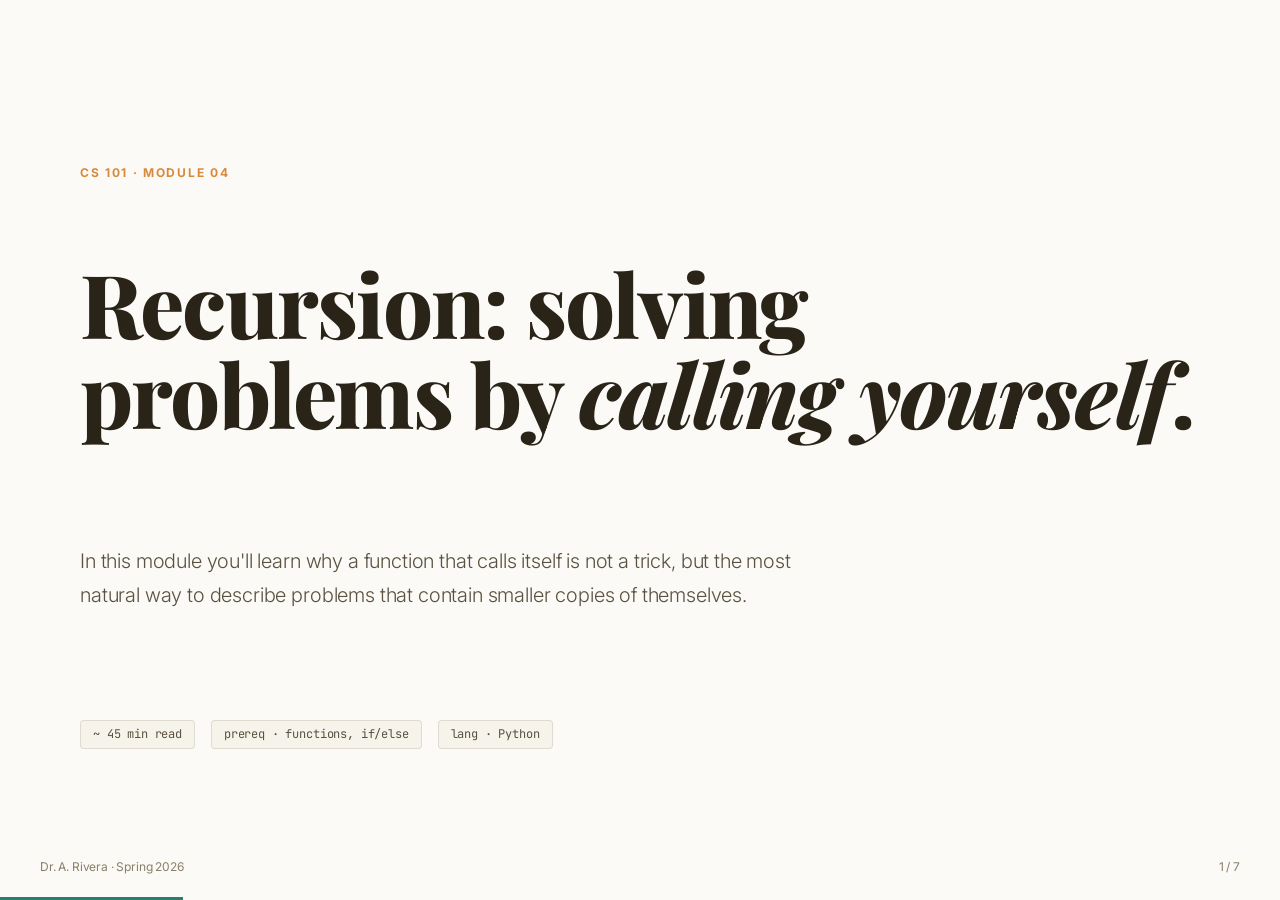
<file: .agents/skills/html-ppt/templates/full-decks/course-module/index.html>
<!DOCTYPE html>
<html lang="en">
<head>
<meta charset="utf-8"><meta name="viewport" content="width=device-width,initial-scale=1">
<title>Module 04 · Recursion · CS101</title>
<link rel="stylesheet" href="../../../assets/fonts.css">
<link rel="stylesheet" href="../../../assets/base.css">
<link rel="stylesheet" href="../../../assets/animations/animations.css">
<link rel="stylesheet" href="style.css">
</head>
<body class="tpl-course-module">
<div class="deck">

  <!-- 1. Cover -->
  <section class="slide full" data-title="Cover">
    <p class="kicker">CS 101 · MODULE 04</p>
    <h1 class="h1 mt-s">Recursion: solving<br>problems by <em>calling yourself</em>.</h1>
    <p class="lede mt-l" style="max-width:62ch">In this module you'll learn why a function that calls itself is not a trick, but the most natural way to describe problems that contain smaller copies of themselves.</p>
    <div class="row mt-l" style="gap:16px">
      <span class="pill-academic">~ 45 min read</span>
      <span class="pill-academic">prereq · functions, if/else</span>
      <span class="pill-academic">lang · Python</span>
    </div>
    <div class="deck-footer"><span>Dr. A. Rivera · Spring 2026</span><span class="slide-number" data-current="1" data-total="7"></span></div>
  </section>

  <!-- 2. Objectives -->
  <section class="slide" data-title="Objectives">
    <aside class="sidebar">
      <div class="brand">CS 101 · M04</div>
      <h5>Learning objectives</h5>
      <ul class="obj-list">
        <li class="current">Define recursion</li>
        <li>Identify a base case</li>
        <li>Trace a recursive call</li>
        <li>Convert loop ↔ recursion</li>
        <li>Recognize when recursion helps</li>
      </ul>
      <h5>Module progress</h5>
      <p class="dim" style="font-size:13px">Page 2 of 7 · ~5 min in</p>
    </aside>
    <div class="main">
      <p class="kicker">OBJECTIVES</p>
      <h2 class="h2 mt-s">By the end, you will be able to…</h2>
      <div class="stack mt-l">
        <div class="concept-box"><h4>① Explain recursion in one sentence.</h4><p class="dim">"A function that solves a problem by calling itself on a smaller version of that problem."</p></div>
        <div class="concept-box"><h4>② Write a base case that always terminates.</h4><p class="dim">Every recursive function must have an exit door, or it runs forever.</p></div>
        <div class="concept-box"><h4>③ Trace a call stack on paper.</h4><p class="dim">Given <code>fact(4)</code>, draw the stack frames top-to-bottom.</p></div>
        <div class="concept-box"><h4>④ Convert a while-loop to a recursive equivalent.</h4><p class="dim">And explain when one is clearer than the other.</p></div>
      </div>
    </div>
  </section>

  <!-- 3. Concept -->
  <section class="slide" data-title="Concept">
    <aside class="sidebar">
      <div class="brand">CS 101 · M04</div>
      <h5>Learning objectives</h5>
      <ul class="obj-list">
        <li class="done">Define recursion</li>
        <li class="current">Identify a base case</li>
        <li>Trace a recursive call</li>
        <li>Convert loop ↔ recursion</li>
        <li>Recognize when recursion helps</li>
      </ul>
      <h5>Key terms</h5>
      <p class="dim" style="font-size:13px">base case · recursive case · call stack · tail call</p>
    </aside>
    <div class="main">
      <p class="kicker">CORE CONCEPT</p>
      <h2 class="h2 mt-s">Two parts, always.</h2>
      <p class="lede mt-m">A recursive function has exactly two things inside it: a <b>base case</b> (when to stop) and a <b>recursive case</b> (how to shrink the problem before calling yourself).</p>
      <div class="callout">
        <b>Rule of thumb.</b> If you can't name the base case out loud, don't write the recursion yet. Draw it on paper first.
      </div>
      <div class="grid g2 mt-l">
        <div class="concept-box"><h4>Base case</h4><p class="dim">The smallest possible input — one the function answers directly, without calling itself.</p><p class="pill-academic">e.g. <b>n == 0</b></p></div>
        <div class="concept-box"><h4>Recursive case</h4><p class="dim">Every other input — delegate to a smaller version of the same problem.</p><p class="pill-academic">e.g. <b>n × fact(n-1)</b></p></div>
      </div>
    </div>
  </section>

  <!-- 4. Example -->
  <section class="slide" data-title="Example">
    <aside class="sidebar">
      <div class="brand">CS 101 · M04</div>
      <h5>Learning objectives</h5>
      <ul class="obj-list">
        <li class="done">Define recursion</li>
        <li class="done">Identify a base case</li>
        <li class="current">Trace a recursive call</li>
        <li>Convert loop ↔ recursion</li>
        <li>Recognize when recursion helps</li>
      </ul>
      <h5>Try it yourself</h5>
      <p class="dim" style="font-size:13px">Open repl.it and run the code on the right. Then try <code>fact(10)</code>.</p>
    </aside>
    <div class="main">
      <p class="kicker">WORKED EXAMPLE</p>
      <h2 class="h2 mt-s">Factorial, 7 lines.</h2>
      <div class="code mt-m"><pre style="margin:0"><span class="cmt"># fact(n) = n × (n-1) × … × 1,  and fact(0) = 1</span>
<span class="kw">def</span> fact(n):
    <span class="kw">if</span> n == <span class="str">0</span>:          <span class="cmt"># base case</span>
        <span class="kw">return</span> <span class="str">1</span>
    <span class="kw">return</span> n * fact(n - <span class="str">1</span>)   <span class="cmt"># recursive case</span>

<span class="kw">print</span>(fact(<span class="str">4</span>))   <span class="cmt"># → 24</span></pre></div>
      <div class="callout">
        <b>Trace fact(4).</b> 4 × fact(3) → 4 × (3 × fact(2)) → 4 × 3 × (2 × fact(1)) → 4 × 3 × 2 × 1 × fact(0) → 4 × 3 × 2 × 1 × 1 = <b>24</b>.
      </div>
    </div>
  </section>

  <!-- 5. Exercise -->
  <section class="slide" data-title="Exercise">
    <aside class="sidebar">
      <div class="brand">CS 101 · M04</div>
      <h5>Learning objectives</h5>
      <ul class="obj-list">
        <li class="done">Define recursion</li>
        <li class="done">Identify a base case</li>
        <li class="done">Trace a recursive call</li>
        <li class="current">Convert loop ↔ recursion</li>
        <li>Recognize when recursion helps</li>
      </ul>
      <h5>Time</h5>
      <p class="dim" style="font-size:13px">~10 minutes · solo</p>
    </aside>
    <div class="main">
      <p class="kicker">EXERCISE 4.1</p>
      <h2 class="h2 mt-s">Write <em>sum_to(n)</em>.</h2>
      <p class="lede mt-m">Return <code>1 + 2 + … + n</code> using recursion — no loops allowed.</p>
      <div class="exercise mt-l">
        <p style="margin:0;font-size:18px;color:var(--text-1)"><b>Your task</b></p>
        <ol style="color:var(--text-2);line-height:1.8;margin:10px 0 0">
          <li>Write the base case. What does <code>sum_to(0)</code> return?</li>
          <li>Write the recursive case in terms of <code>sum_to(n - 1)</code>.</li>
          <li>Test it: <code>sum_to(5) == 15</code>, <code>sum_to(10) == 55</code>.</li>
          <li>Bonus: what happens if you call <code>sum_to(-3)</code>? Fix it.</li>
        </ol>
      </div>
      <p class="dim mt-m" style="font-size:14px">Stuck? Remember: a base case is the smallest input you already know the answer to.</p>
    </div>
  </section>

  <!-- 6. Check understanding -->
  <section class="slide" data-title="Check">
    <aside class="sidebar">
      <div class="brand">CS 101 · M04</div>
      <h5>Learning objectives</h5>
      <ul class="obj-list">
        <li class="done">Define recursion</li>
        <li class="done">Identify a base case</li>
        <li class="done">Trace a recursive call</li>
        <li class="done">Convert loop ↔ recursion</li>
        <li class="current">Recognize when recursion helps</li>
      </ul>
      <h5>Self-assess</h5>
      <p class="dim" style="font-size:13px">You should get 3/3.</p>
    </aside>
    <div class="main">
      <p class="kicker">CHECK YOUR UNDERSTANDING</p>
      <h2 class="h2 mt-s">Which function will recurse forever?</h2>
      <div class="mt-l">
        <div class="mcq"><div class="letter">A</div><div><b>def f(n): return 1 if n == 0 else n * f(n - 1)</b><p class="dim" style="font-size:13px;margin:4px 0 0">Base case <code>n == 0</code>, shrinks toward it. Terminates.</p></div></div>
        <div class="mcq correct"><div class="letter">B</div><div><b>def f(n): return n + f(n + 1)</b><p class="dim" style="font-size:13px;margin:4px 0 0"><b style="color:var(--accent)">✓ Correct.</b> No base case, and <code>n</code> grows — infinite recursion.</p></div></div>
        <div class="mcq"><div class="letter">C</div><div><b>def f(n): return n if n &lt; 2 else f(n - 1) + f(n - 2)</b><p class="dim" style="font-size:13px;margin:4px 0 0">Classic Fibonacci. Base case on <code>n &lt; 2</code>. Terminates.</p></div></div>
      </div>
    </div>
  </section>

  <!-- 7. Summary -->
  <section class="slide full" data-title="Summary">
    <p class="kicker">SUMMARY · MODULE 04</p>
    <h1 class="h1 mt-s">You can now…</h1>
    <div class="grid g2 mt-l">
      <div class="concept-box"><h4>✓ Define recursion</h4><p class="dim">A function that calls itself on a smaller input.</p></div>
      <div class="concept-box"><h4>✓ Write a safe base case</h4><p class="dim">Every recursion needs an exit door.</p></div>
      <div class="concept-box"><h4>✓ Trace a call stack</h4><p class="dim">You can unwind <code>fact(4)</code> by hand.</p></div>
      <div class="concept-box"><h4>✓ Judge when to use it</h4><p class="dim">Trees and self-similar problems → recursion. Flat iteration → loop.</p></div>
    </div>
    <div class="callout mt-l">
      <b>Up next · Module 05.</b> Divide &amp; conquer: merge sort. We'll use everything you just learned — but on lists, not numbers.
    </div>
  </section>

</div>
<script src="../../../assets/runtime.js"></script>
</body></html>
</file>
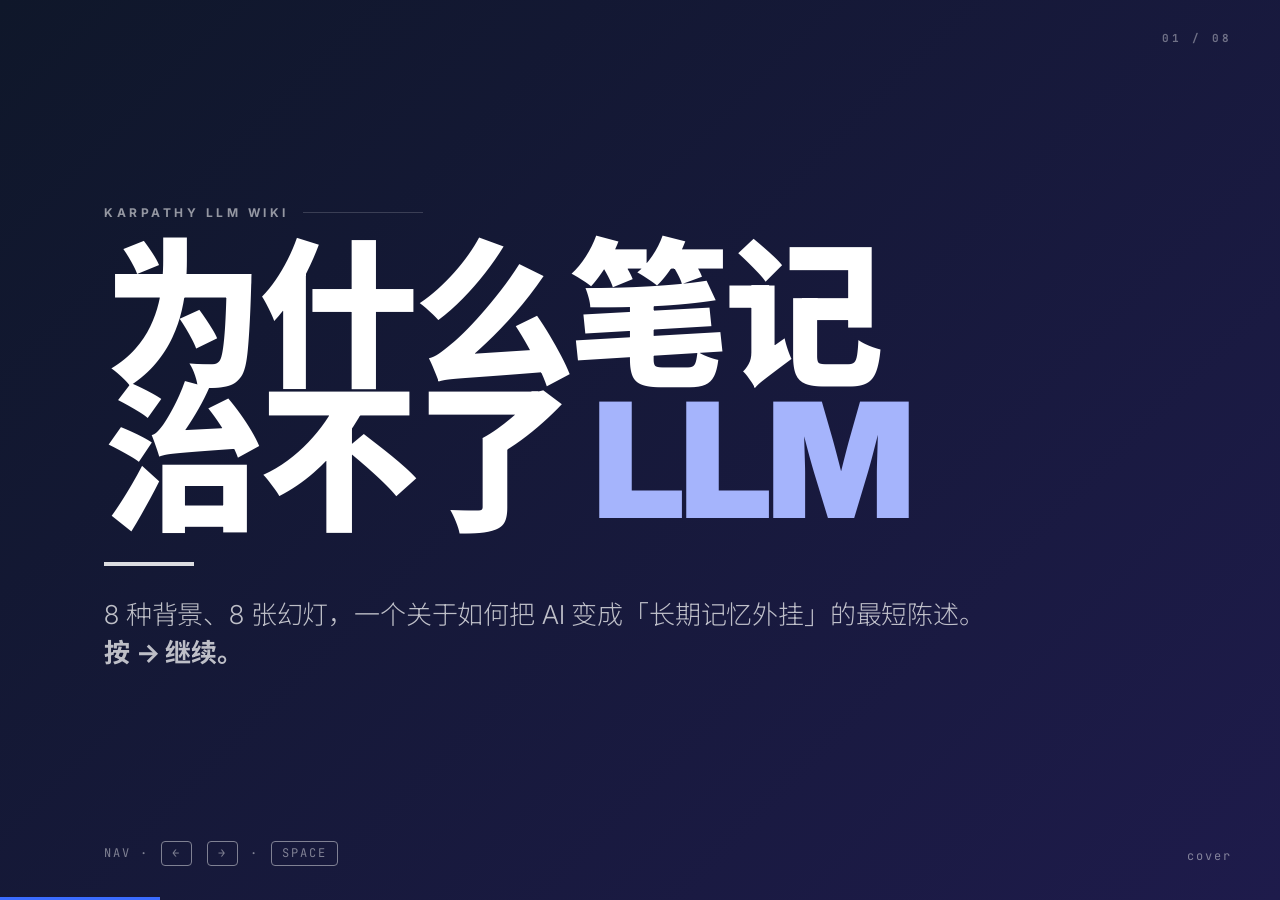
<file: .agents/skills/html-ppt/templates/full-decks/dir-key-nav-minimal/index.html>
<!DOCTYPE html>
<html lang="zh-CN">
<head>
<meta charset="UTF-8">
<meta name="viewport" content="width=device-width, initial-scale=1">
<title>Dir-Key Nav Minimal</title>
<link rel="stylesheet" href="../../../assets/fonts.css">
<link rel="stylesheet" href="../../../assets/base.css">
<link rel="stylesheet" href="style.css">
</head>
<body class="tpl-dir-key-nav-minimal">
<div class="deck">

  <!-- 1. COVER · indigo -->
  <section class="slide t-indigo is-active">
    <div class="dk-snum">01 / 08</div>
    <div style="margin:auto 0">
      <div class="dk-eyebrow">Karpathy LLM Wiki</div>
      <h1 class="dk-h0">为什么笔记<br>治不了 <span class="dk-accent">LLM</span></h1>
      <span class="dk-line"></span>
      <p class="dk-lede">8 种背景、8 张幻灯，一个关于如何把 AI 变成「长期记忆外挂」的最短陈述。<strong>按 → 继续。</strong></p>
    </div>
    <div class="dk-keyhint">nav · <kbd>←</kbd> <kbd>→</kbd> · <kbd>space</kbd></div>
    <div class="dk-page">cover</div>
  </section>

  <!-- 2. SECTION · cream -->
  <section class="slide t-cream">
    <div class="dk-snum">02 / 08</div>
    <div style="margin:auto 0">
      <div class="dk-eyebrow">Chapter 01</div>
      <h1 class="dk-h0">The <span class="dk-accent">Problem</span>.</h1>
      <span class="dk-line"></span>
      <p class="dk-lede">Token 上限是一个物理事实。你每次和 LLM 说话，它都是一个失忆症患者。</p>
    </div>
    <div class="dk-keyhint">chapter · 01 / 04</div>
    <div class="dk-page">section</div>
  </section>

  <!-- 3. CONTENT · crimson -->
  <section class="slide t-crimson">
    <div class="dk-snum">03 / 08</div>
    <div style="margin:auto 0">
      <div class="dk-eyebrow">Symptoms</div>
      <h2 class="dk-h1">四种你已经<br>受够的<br><span class="dk-accent">遗忘</span>。</h2>
      <ul class="dk-list">
        <li>昨天聊过的项目，今天重新解释一遍</li>
        <li>上下文窗口一到，它开始「编造记忆」</li>
        <li>不同 session 之间毫无关联，就像第一次见</li>
        <li>你的真正偏好从未被记住，每次都要 re-prompt</li>
      </ul>
    </div>
    <div class="dk-keyhint">content · list</div>
    <div class="dk-page">03</div>
  </section>

  <!-- 4. CONTENT · emerald -->
  <section class="slide t-emerald">
    <div class="dk-snum">04 / 08</div>
    <div style="margin:auto 0">
      <div class="dk-eyebrow">The Fix</div>
      <h2 class="dk-h1">答案不是<br><span class="dk-accent">更大</span> 的窗口。</h2>
      <p class="dk-lede" style="margin-top:10px">而是：把你的知识、偏好、历史都<strong>写进文件系统</strong>。<br>让 LLM 每次对话前，先去读那个系统。</p>
      <div class="dk-grid-2">
        <div class="dk-col"><h3>× 窗口 stuffing</h3><p>把所有东西塞 prompt，贵、慢、最终溢出。</p></div>
        <div class="dk-col"><h3>✓ 文件 + 检索</h3><p>按需加载，永远不溢出，结构化可 diff。</p></div>
      </div>
    </div>
    <div class="dk-keyhint">content · compare</div>
    <div class="dk-page">04</div>
  </section>

  <!-- 5. CODE · slate -->
  <section class="slide t-slate">
    <div class="dk-snum">05 / 08</div>
    <div style="margin:auto 0">
      <div class="dk-eyebrow">Minimal Setup</div>
      <h2 class="dk-h2"><span class="dk-accent">4 行</span> YAML<br>就能开始。</h2>
      <pre class="dk-code">memory:
  root: ~/.llm-wiki
  format: markdown
  retrieval: hybrid  # embedding + bm25</pre>
      <p class="dk-lede" style="margin-top:16px;font-size:20px">你现在拥有一个会随时间增长的 <strong>第二大脑</strong>。每次对话它都会被读、被更新。</p>
    </div>
    <div class="dk-keyhint">content · code</div>
    <div class="dk-page">05</div>
  </section>

  <!-- 6. CHART · violet — big number with bar -->
  <section class="slide t-violet">
    <div class="dk-snum">06 / 08</div>
    <div style="margin:auto 0">
      <div class="dk-eyebrow">30-day result</div>
      <div class="dk-big dk-accent">87%</div>
      <p class="dk-lede" style="margin-top:14px;font-size:26px">的 re-explain 被消除。平均每次对话节省 <strong>4.2 分钟</strong> 的 re-context。</p>
      <svg viewBox="0 0 900 80" style="width:100%;max-width:900px;margin-top:30px">
        <rect x="0" y="30" width="900" height="22" rx="11" fill="rgba(255,255,255,.12)"/>
        <rect x="0" y="30" width="783" height="22" rx="11" fill="#c4b5fd"/>
        <text x="792" y="47" font-family="JetBrains Mono" font-size="16" fill="#c4b5fd" font-weight="700">87%</text>
      </svg>
    </div>
    <div class="dk-keyhint">chart · big-num</div>
    <div class="dk-page">06</div>
  </section>

  <!-- 7. CTA · white -->
  <section class="slide t-white">
    <div class="dk-snum">07 / 08</div>
    <div style="margin:auto 0">
      <div class="dk-eyebrow">Start tonight</div>
      <h2 class="dk-h1">开始<br>你的 <span class="dk-accent">wiki</span>。</h2>
      <span class="dk-line"></span>
      <p class="dk-lede">不是装又一个插件。是决定：从今晚起，<strong>你的所有 AI 对话都要有一个共同的 vault</strong>。</p>
      <pre class="dk-code" style="font-size:18px">$ mkdir ~/llm-wiki && cd ~/llm-wiki
$ git init
$ echo "# my brain" > README.md</pre>
    </div>
    <div class="dk-keyhint">cta · three-commands</div>
    <div class="dk-page">07</div>
  </section>

  <!-- 8. THANKS · charcoal -->
  <section class="slide t-charcoal">
    <div class="dk-snum">08 / 08</div>
    <div style="margin:auto 0">
      <div class="dk-eyebrow">End · thanks for staying</div>
      <h1 class="dk-h0"><span class="dk-accent">謝謝</span>。</h1>
      <span class="dk-line"></span>
      <p class="dk-lede">Karpathy 的原始 thread + 我的 vault 结构都在 <strong>github.com/lewis/llm-wiki</strong>。欢迎按 ← 再看一遍。</p>
    </div>
    <div class="dk-keyhint">press <kbd>←</kbd> to rewind · <kbd>F</kbd> for fullscreen</div>
    <div class="dk-page">fin</div>
  </section>

</div>
<script src="../../../assets/runtime.js"></script>
</body>
</html>
</file>
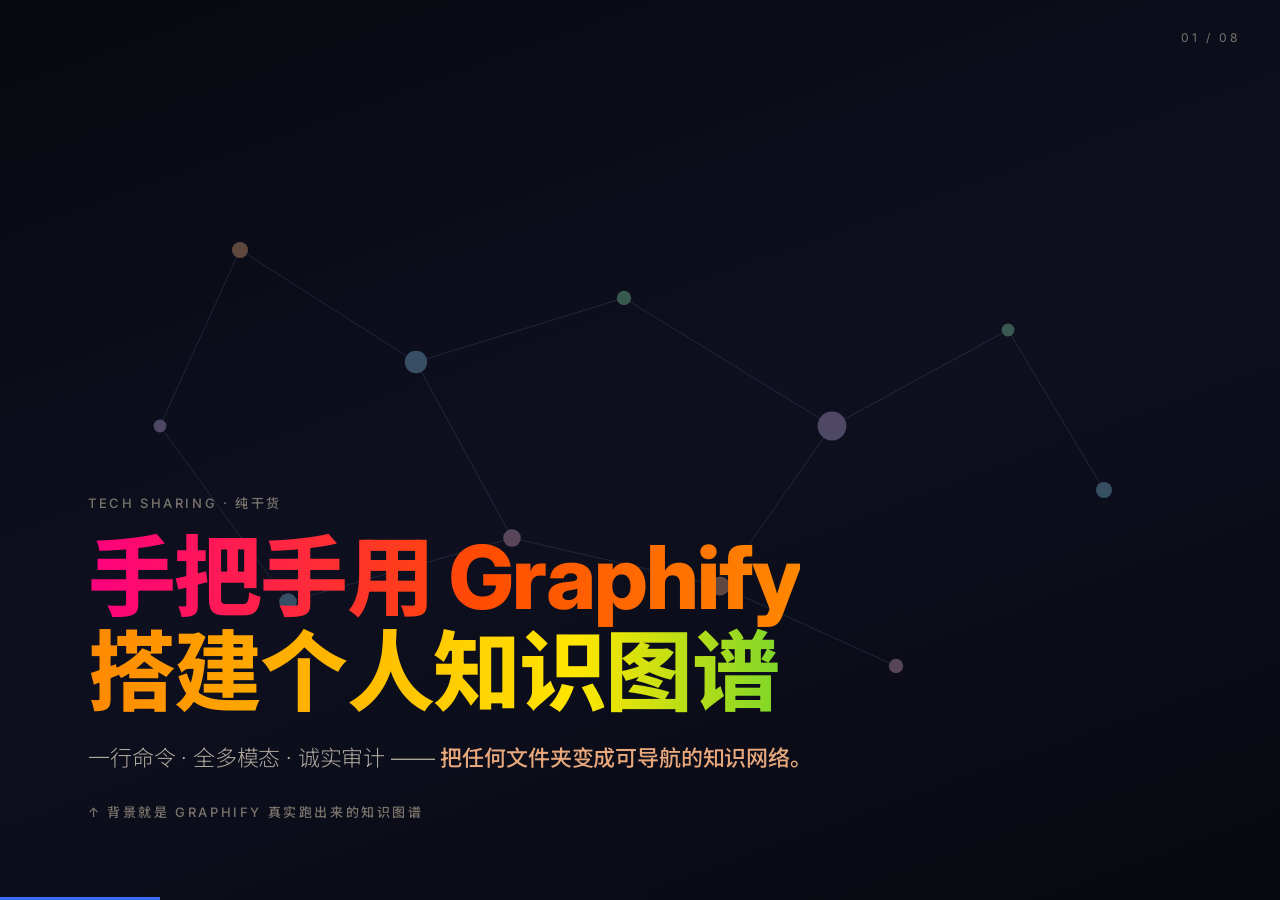
<file: .agents/skills/html-ppt/templates/full-decks/graphify-dark-graph/index.html>
<!DOCTYPE html>
<html lang="zh-CN">
<head>
<meta charset="UTF-8">
<meta name="viewport" content="width=device-width, initial-scale=1">
<title>Graphify Dark Graph</title>
<link rel="stylesheet" href="../../../assets/fonts.css">
<link rel="stylesheet" href="../../../assets/base.css">
<link rel="stylesheet" href="style.css">
</head>
<body class="tpl-graphify-dark-graph">
<div class="deck">

  <!-- 1. COVER -->
  <section class="slide is-active">
    <div class="gd-ambient"><div class="gd-orb gd-orb-1"></div><div class="gd-orb gd-orb-2"></div><div class="gd-orb gd-orb-3"></div></div>
    <!-- live force-directed graph bg -->
    <svg viewBox="0 0 1600 900" style="position:absolute;inset:0;width:100%;height:100%;opacity:.38;z-index:1" xmlns="http://www.w3.org/2000/svg">
      <g stroke="#7eb8da" stroke-width="1" stroke-opacity=".5" fill="none">
        <line x1="300" y1="200" x2="520" y2="340"/>
        <line x1="520" y1="340" x2="780" y2="260"/>
        <line x1="780" y1="260" x2="1040" y2="420"/>
        <line x1="520" y1="340" x2="640" y2="560"/>
        <line x1="640" y1="560" x2="900" y2="620"/>
        <line x1="900" y1="620" x2="1040" y2="420"/>
        <line x1="1040" y1="420" x2="1260" y2="300"/>
        <line x1="1260" y1="300" x2="1380" y2="500"/>
        <line x1="900" y1="620" x2="1120" y2="720"/>
        <line x1="300" y1="200" x2="200" y2="420"/>
        <line x1="200" y1="420" x2="360" y2="640"/>
        <line x1="360" y1="640" x2="640" y2="560"/>
      </g>
      <g>
        <circle cx="300" cy="200" r="10" fill="#e8a87c"/>
        <circle cx="520" cy="340" r="14" fill="#7eb8da"/>
        <circle cx="780" cy="260" r="9" fill="#7ed3a4"/>
        <circle cx="1040" cy="420" r="18" fill="#b8a4d6"/>
        <circle cx="640" cy="560" r="11" fill="#d4a0b9"/>
        <circle cx="900" cy="620" r="12" fill="#e8a87c"/>
        <circle cx="1260" cy="300" r="8" fill="#7ed3a4"/>
        <circle cx="1380" cy="500" r="10" fill="#7eb8da"/>
        <circle cx="1120" cy="720" r="9" fill="#d4a0b9"/>
        <circle cx="200" cy="420" r="8" fill="#b8a4d6"/>
        <circle cx="360" cy="640" r="11" fill="#7eb8da"/>
      </g>
    </svg>
    <div class="gd-snum">01 / 08</div>
    <div style="margin-top:auto">
      <p class="gd-eyebrow">Tech Sharing · 纯干货</p>
      <h1 class="gd-h1" style="font-size:88px"><span class="gd-rainbow">手把手用 Graphify<br>搭建个人知识图谱</span></h1>
      <p class="gd-lede" style="margin-top:20px">一行命令 · 全多模态 · 诚实审计 —— <span class="gd-accent">把任何文件夹变成可导航的知识网络。</span></p>
      <p class="gd-eyebrow" style="margin-top:26px">↑ 背景就是 Graphify 真实跑出来的知识图谱</p>
    </div>
  </section>

  <!-- 2. SECTION DIVIDER -->
  <section class="slide">
    <div class="gd-ambient"><div class="gd-orb gd-orb-1"></div><div class="gd-orb gd-orb-2"></div></div>
    <div class="gd-snum">02 / 08</div>
    <div style="margin:auto 0">
      <div class="gd-eyebrow">Part 01</div>
      <h1 class="gd-h1" style="font-size:120px">Why <span class="gd-grad">Graph</span>?</h1>
      <p class="gd-lede">folder → tree → graph，人类认知的下一步</p>
    </div>
  </section>

  <!-- 3. CONTENT — plugin grid -->
  <section class="slide">
    <div class="gd-ambient"><div class="gd-orb gd-orb-2"></div><div class="gd-orb gd-orb-3"></div></div>
    <div class="gd-snum">03 / 08</div>
    <p class="gd-eyebrow">Feature Map</p>
    <h2 class="gd-h2">一个工具，<span class="gd-grad">四件事</span></h2>
    <div class="gd-grid-4">
      <div class="gd-glass gd-glass-warm"><div style="font-size:30px">📂</div><h4 style="margin:10px 0 6px">Folder Ingest</h4><p class="gd-dim" style="font-size:13px;line-height:1.55">递归扫描任意路径，支持 md / pdf / 代码 / 图片</p></div>
      <div class="gd-glass gd-glass-blue"><div style="font-size:30px">🧠</div><h4 style="margin:10px 0 6px">Entity Extract</h4><p class="gd-dim" style="font-size:13px;line-height:1.55">用 LLM 抽概念、人物、事件、关系</p></div>
      <div class="gd-glass gd-glass-green"><div style="font-size:30px">🕸️</div><h4 style="margin:10px 0 6px">Force Graph</h4><p class="gd-dim" style="font-size:13px;line-height:1.55">D3 力导向，点击即跳转原文</p></div>
      <div class="gd-glass"><div style="font-size:30px">🔍</div><h4 style="margin:10px 0 6px">Audit Trail</h4><p class="gd-dim" style="font-size:13px;line-height:1.55">每条边都能追溯到 source span</p></div>
    </div>
    <div class="gd-glass gd-glass-warm" style="margin-top:24px"><p style="font-size:18px;line-height:1.6">它不是「又一个 RAG」—— 它是 <span class="gd-accent">把检索结果画出来，让你一眼就知道信息长什么样</span>。</p></div>
  </section>

  <!-- 4. CODE -->
  <section class="slide">
    <div class="gd-ambient"><div class="gd-orb gd-orb-1"></div></div>
    <div class="gd-snum">04 / 08</div>
    <p class="gd-eyebrow">One command</p>
    <h2 class="gd-h2">从 0 到图谱，<span class="gd-grad">大概 90 秒</span></h2>
    <p class="gd-cmd" style="margin:16px 0 22px">$ graphify ~/notes --out ./graph</p>
    <pre class="gd-codebox"><span class="cm"># graphify.config.yaml</span>
<span class="kw">ingest</span>:
  paths: [<span class="st">~/notes</span>, <span class="st">~/code/docs</span>]
  include: [<span class="st">"*.md"</span>, <span class="st">"*.pdf"</span>, <span class="st">"*.py"</span>]

<span class="kw">extract</span>:
  model: <span class="st">claude-opus-4-6</span>
  schema: [<span class="st">concept</span>, <span class="st">person</span>, <span class="st">event</span>, <span class="st">relation</span>]

<span class="kw">render</span>:
  engine: <span class="st">d3-force</span>
  audit: <span class="fn">true</span>     <span class="cm"># 每条边带 source span</span></pre>
  </section>

  <!-- 5. CHART — race diagram -->
  <section class="slide">
    <div class="gd-ambient"><div class="gd-orb gd-orb-3"></div></div>
    <div class="gd-snum">05 / 08</div>
    <p class="gd-eyebrow">Efficiency Race</p>
    <h2 class="gd-h2">没有知识库 vs 有知识库</h2>
    <div style="max-width:900px;margin-top:30px">
      <div style="display:flex;align-items:center;gap:16px;margin-bottom:20px">
        <div style="width:110px;text-align:right;font-weight:700;color:var(--gd-danger)">没有<br>知识库</div>
        <div style="flex:1;position:relative;height:70px;background:rgba(224,112,112,.06);border:1px solid rgba(224,112,112,.2);border-radius:16px">
          <div style="position:absolute;left:16px;top:50%;transform:translateY(-50%);font-size:32px">🛵</div>
          <div style="position:absolute;left:72px;top:50%;transform:translateY(-50%);color:var(--gd-danger);font-size:14px">反复喂信息…整理…又忘了…</div>
        </div>
      </div>
      <div style="display:flex;align-items:center;gap:16px">
        <div style="width:110px;text-align:right;font-weight:700;color:var(--gd-green)">有<br>知识库</div>
        <div style="flex:1;position:relative;height:70px;background:rgba(126,211,164,.06);border:1px solid rgba(126,211,164,.25);border-radius:16px">
          <div style="position:absolute;right:16px;top:50%;transform:translateY(-50%);font-size:32px">🏎️</div>
          <div style="position:absolute;right:72px;top:50%;transform:translateY(-50%);color:var(--gd-green);font-size:14px">AI 自己找 → 确认 → 干活!</div>
        </div>
      </div>
    </div>
    <div class="gd-grid-3" style="margin-top:36px">
      <div class="gd-glass gd-glass-warm"><div class="gd-big gd-grad">5×</div><p class="gd-dim" style="margin-top:6px">速度提升</p></div>
      <div class="gd-glass gd-glass-green"><div class="gd-big gd-grad">-80%</div><p class="gd-dim" style="margin-top:6px">重复喂信息</p></div>
      <div class="gd-glass gd-glass-blue"><div class="gd-big gd-grad">∞</div><p class="gd-dim" style="margin-top:6px">记忆持久化</p></div>
    </div>
  </section>

  <!-- 6. PIPELINE -->
  <section class="slide">
    <div class="gd-ambient"><div class="gd-orb gd-orb-2"></div></div>
    <div class="gd-snum">06 / 08</div>
    <p class="gd-eyebrow">Pipeline</p>
    <h2 class="gd-h2">端到端 <span class="gd-grad">4 步走</span></h2>
    <div style="display:flex;align-items:center;justify-content:center;gap:8px;margin-top:36px">
      <div class="gd-glass" style="flex:1;text-align:center"><div style="font-size:34px">📂</div><div style="font-weight:600;margin-top:8px">Scan</div><div class="gd-dim" style="font-size:13px">递归读文件</div></div>
      <div style="color:var(--gd-text3);font-size:24px">→</div>
      <div class="gd-glass gd-glass-blue" style="flex:1;text-align:center"><div style="font-size:34px">🔬</div><div style="font-weight:600;margin-top:8px">Extract</div><div class="gd-dim" style="font-size:13px">LLM 抽实体</div></div>
      <div style="color:var(--gd-text3);font-size:24px">→</div>
      <div class="gd-glass gd-glass-green" style="flex:1;text-align:center"><div style="font-size:34px">🕸️</div><div style="font-weight:600;margin-top:8px">Build</div><div class="gd-dim" style="font-size:13px">构图 + 去重</div></div>
      <div style="color:var(--gd-text3);font-size:24px">→</div>
      <div class="gd-glass gd-glass-warm" style="flex:1;text-align:center"><div style="font-size:34px">🎨</div><div style="font-weight:600;margin-top:8px">Render</div><div class="gd-dim" style="font-size:13px">D3 交互图</div></div>
    </div>
    <div class="gd-glass" style="margin-top:32px"><p style="font-size:16px;line-height:1.6;color:var(--gd-text2)">每一步都有 audit log：你永远知道某个节点为什么存在、它来自哪个文件的哪一行。</p></div>
  </section>

  <!-- 7. CTA -->
  <section class="slide">
    <div class="gd-ambient"><div class="gd-orb gd-orb-1"></div><div class="gd-orb gd-orb-3"></div></div>
    <div class="gd-snum">07 / 08</div>
    <p class="gd-eyebrow">Try it tonight</p>
    <h2 class="gd-h1" style="font-size:80px">Graphify <span class="gd-grad">your folders</span></h2>
    <p class="gd-cmd" style="margin-top:22px">$ npm i -g @lewis/graphify</p>
    <p class="gd-cmd" style="margin-top:10px;color:var(--gd-warm);text-shadow:0 0 30px rgba(232,168,124,.45)">$ graphify ~/obsidian-vault</p>
    <div style="margin-top:32px">
      <span class="gd-tag">#knowledge-graph</span>
      <span class="gd-tag">#open-source</span>
      <span class="gd-tag">#claude-agent</span>
      <span class="gd-tag">#obsidian</span>
      <span class="gd-tag">#d3-force</span>
    </div>
  </section>

  <!-- 8. THANKS -->
  <section class="slide">
    <div class="gd-ambient"><div class="gd-orb gd-orb-2"></div></div>
    <div class="gd-snum">08 / 08</div>
    <div style="margin:auto 0;text-align:center">
      <div class="gd-big gd-rainbow" style="font-size:180px">Thanks.</div>
      <p class="gd-lede" style="margin:28px auto 0">github.com/lewis/graphify · 欢迎 star / issue / PR</p>
    </div>
  </section>

</div>
<script src="../../../assets/runtime.js"></script>
</body>
</html>
</file>
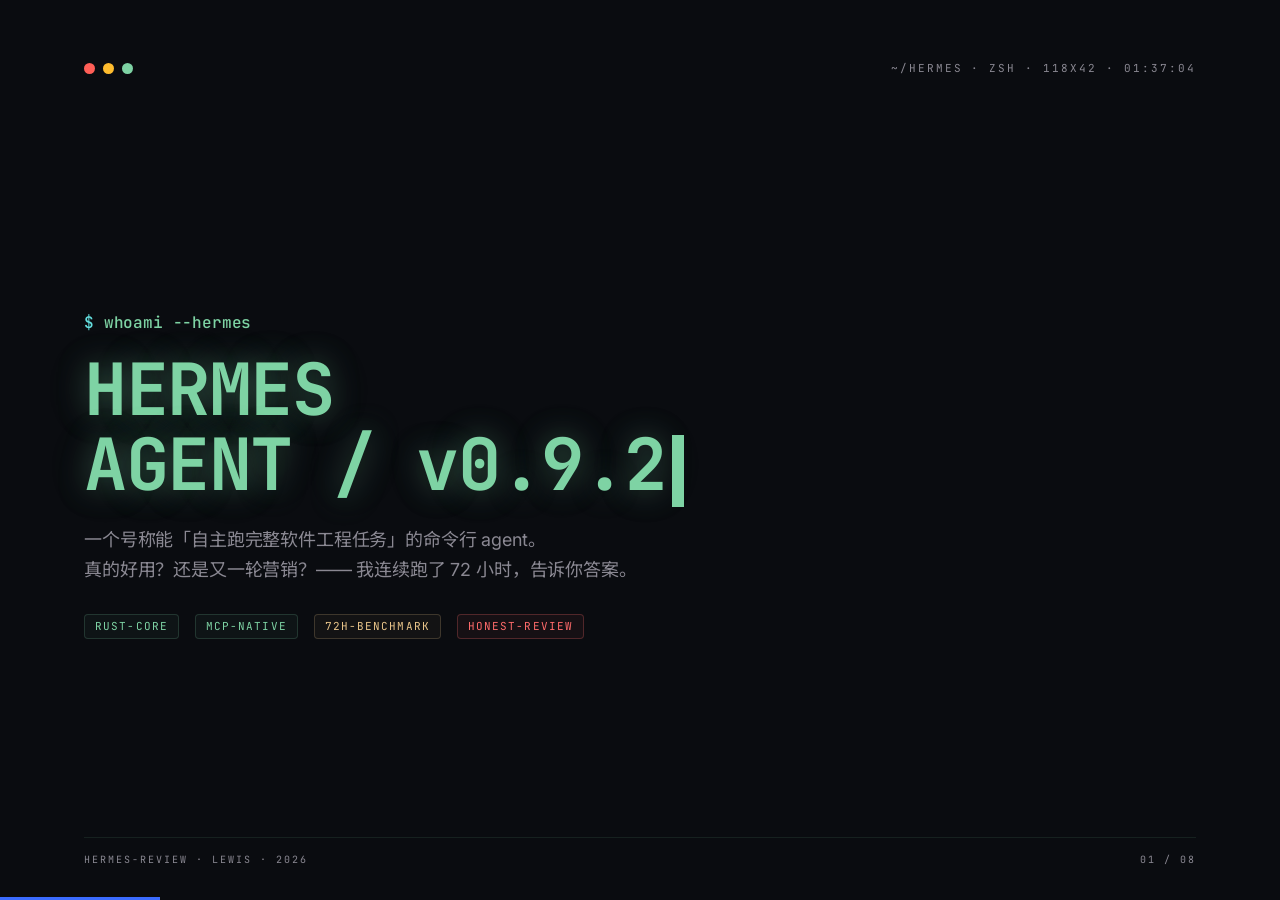
<file: .agents/skills/html-ppt/templates/full-decks/hermes-cyber-terminal/index.html>
<!DOCTYPE html>
<html lang="zh-CN">
<head>
<meta charset="UTF-8">
<meta name="viewport" content="width=device-width, initial-scale=1">
<title>Hermes Cyber Terminal</title>
<link rel="stylesheet" href="../../../assets/fonts.css">
<link rel="stylesheet" href="../../../assets/base.css">
<link rel="stylesheet" href="style.css">
</head>
<body class="tpl-hermes-cyber-terminal">
<div class="deck">

  <!-- 1. COVER -->
  <section class="slide is-active">
    <div class="hc-grid"></div>
    <div class="hc-vignette"></div>
    <div class="hc-scanlines"></div>
    <div class="hc-chrome"><div class="dots"><span></span><span></span><span></span></div><div>~/hermes · zsh · 118x42 · 01:37:04</div></div>
    <div style="margin:auto 0">
      <p class="hc-prompt">whoami --hermes</p>
      <h1 class="hc-h1">HERMES<br>AGENT / v0.9.2<span class="hc-cursor"></span></h1>
      <p class="hc-lede">一个号称能「自主跑完整软件工程任务」的命令行 agent。<br>真的好用？还是又一轮营销？—— 我连续跑了 72 小时，告诉你答案。</p>
      <div style="margin-top:26px">
        <span class="hc-tag">rust-core</span>
        <span class="hc-tag">mcp-native</span>
        <span class="hc-tag amber">72h-benchmark</span>
        <span class="hc-tag red">honest-review</span>
      </div>
    </div>
    <div class="hc-footer"><span>hermes-review · lewis · 2026</span><span>01 / 08</span></div>
  </section>

  <!-- 2. SECTION DIVIDER -->
  <section class="slide">
    <div class="hc-grid"></div>
    <div class="hc-scanlines"></div>
    <div class="hc-chrome"><div class="dots"><span></span><span></span><span></span></div><div>section · 01/04</div></div>
    <div style="margin:auto 0">
      <p class="hc-prompt">cat chapter_01.md</p>
      <h1 class="hc-h1" style="font-size:110px">// Setup</h1>
      <p class="hc-lede">从 <code style="color:var(--hc-amber)">brew install hermes</code> 到第一次 prompt —— 一共 4 分 22 秒。</p>
    </div>
    <div class="hc-footer"><span>section · setup</span><span>02 / 08</span></div>
  </section>

  <!-- 3. CONTENT — spec cards -->
  <section class="slide">
    <div class="hc-grid"></div>
    <div class="hc-scanlines"></div>
    <div class="hc-chrome"><div class="dots"><span></span><span></span><span></span></div><div>benchmark · cold-start</div></div>
    <h2 class="hc-h2">开箱数据</h2>
    <p class="hc-lede">cold start → first-successful-task 三次平均</p>
    <div class="hc-grid-3">
      <div class="hc-card"><div class="lbl">install time</div><div class="val">42s</div><div class="desc">单 binary，无 docker，无 python env。</div></div>
      <div class="hc-card"><div class="lbl">first token</div><div class="val">1.8s</div><div class="desc">接入 claude-opus-4-6，无预热。</div></div>
      <div class="hc-card"><div class="lbl">first PR merged</div><div class="val">4m22s</div><div class="desc">跑的是 fix-a-typo 级别的低难度任务。</div></div>
    </div>
    <div class="hc-grid-2">
      <div class="hc-card"><div class="lbl">// verdict +</div><div class="val" style="color:var(--hc-green);font-size:18px">冷启动是真的快</div><div class="desc">和 OpenClaw 的 docker + pip 流程比，快不止一个数量级。</div></div>
      <div class="hc-card"><div class="lbl">// verdict -</div><div class="val" style="color:var(--hc-red);font-size:18px">MCP 服务器配置不够友好</div><div class="desc">env 变量需要手动塞进 ~/.hermes/env，文档几乎没写。</div></div>
    </div>
    <div class="hc-footer"><span>data · verified 3 runs</span><span>03 / 08</span></div>
  </section>

  <!-- 4. CODE -->
  <section class="slide">
    <div class="hc-grid"></div>
    <div class="hc-scanlines"></div>
    <div class="hc-chrome"><div class="dots"><span></span><span></span><span></span></div><div>trace · hermes run</div></div>
    <p class="hc-prompt">hermes run "refactor auth module to use pkce"</p>
    <h3 class="hc-h3" style="margin-top:12px">↓ 真实 trace (节选)</h3>
    <pre class="hc-codebox" style="margin-top:10px"><span class="cm"># hermes v0.9.2 · session 42a1</span>
[<span class="fn">plan</span>]    <span class="st">"分析 src/auth/*.ts → 找 oauth flow → 抽成 pkce"</span>
[<span class="fn">read</span>]    src/auth/oauth.ts       <span class="cm">// 214 lines</span>
[<span class="fn">read</span>]    src/auth/token.ts       <span class="cm">// 88 lines</span>
[<span class="kw">think</span>]   <span class="st">"发现 implicit flow，改为 code+pkce，需新 state param"</span>
[<span class="fn">edit</span>]    src/auth/oauth.ts       <span class="hl">+43 -17</span>
[<span class="fn">edit</span>]    src/auth/token.ts       <span class="hl">+12 -4</span>
[<span class="fn">test</span>]    pnpm vitest auth        <span class="st">PASS 18/18</span>
[<span class="fn">commit</span>]  <span class="var">"feat(auth): migrate to oauth2 code+pkce"</span>
[<span class="fn">push</span>]    origin feat/pkce-auth   <span class="st">ok</span>

<span class="cm"># 总耗时 3m 14s · 14k tokens · $0.21</span></pre>
    <div class="hc-footer"><span>trace · live</span><span>04 / 08</span></div>
  </section>

  <!-- 5. CHART -->
  <section class="slide">
    <div class="hc-grid"></div>
    <div class="hc-scanlines"></div>
    <div class="hc-chrome"><div class="dots"><span></span><span></span><span></span></div><div>benchmark · hermes vs openclaw</div></div>
    <h2 class="hc-h2">72 小时对比</h2>
    <p class="hc-lede">同一组 48 个 GitHub issue，两个 agent 各跑一遍</p>
    <svg viewBox="0 0 1000 380" style="width:100%;max-width:1040px;margin-top:24px" xmlns="http://www.w3.org/2000/svg">
      <g font-family="JetBrains Mono, monospace" font-size="13" fill="#8a8892">
        <!-- axis -->
        <line x1="80" y1="40" x2="80" y2="320" stroke="rgba(126,211,164,.2)"/>
        <line x1="80" y1="320" x2="960" y2="320" stroke="rgba(126,211,164,.2)"/>
        <!-- y labels -->
        <text x="70" y="46" text-anchor="end">100%</text>
        <text x="70" y="116" text-anchor="end">75%</text>
        <text x="70" y="186" text-anchor="end">50%</text>
        <text x="70" y="256" text-anchor="end">25%</text>
        <text x="70" y="324" text-anchor="end">0</text>
        <!-- bars: hermes -->
        <g>
          <rect x="130" y="80"  width="80" height="240" fill="rgba(126,211,164,.15)" stroke="#7ed3a4" stroke-width="1.5"/>
          <text x="170" y="76" text-anchor="middle" fill="#7ed3a4" font-weight="700">82%</text>
          <text x="170" y="345" text-anchor="middle">resolved</text>
          <rect x="240" y="146" width="80" height="174" fill="rgba(126,211,164,.15)" stroke="#7ed3a4" stroke-width="1.5"/>
          <text x="280" y="142" text-anchor="middle" fill="#7ed3a4" font-weight="700">58%</text>
          <text x="280" y="345" text-anchor="middle">one-shot</text>
          <rect x="350" y="60"  width="80" height="260" fill="rgba(126,211,164,.15)" stroke="#7ed3a4" stroke-width="1.5"/>
          <text x="390" y="56" text-anchor="middle" fill="#7ed3a4" font-weight="700">89%</text>
          <text x="390" y="345" text-anchor="middle">test-pass</text>
          <rect x="460" y="110" width="80" height="210" fill="rgba(126,211,164,.15)" stroke="#7ed3a4" stroke-width="1.5"/>
          <text x="500" y="106" text-anchor="middle" fill="#7ed3a4" font-weight="700">71%</text>
          <text x="500" y="345" text-anchor="middle">pr-merged</text>
        </g>
        <!-- bars: openclaw -->
        <g>
          <rect x="570" y="150" width="80" height="170" fill="rgba(233,197,138,.12)" stroke="#e9c58a" stroke-width="1.5"/>
          <text x="610" y="146" text-anchor="middle" fill="#e9c58a" font-weight="700">60%</text>
          <text x="610" y="345" text-anchor="middle">resolved</text>
          <rect x="680" y="212" width="80" height="108" fill="rgba(233,197,138,.12)" stroke="#e9c58a" stroke-width="1.5"/>
          <text x="720" y="208" text-anchor="middle" fill="#e9c58a" font-weight="700">38%</text>
          <text x="720" y="345" text-anchor="middle">one-shot</text>
          <rect x="790" y="130" width="80" height="190" fill="rgba(233,197,138,.12)" stroke="#e9c58a" stroke-width="1.5"/>
          <text x="830" y="126" text-anchor="middle" fill="#e9c58a" font-weight="700">67%</text>
          <text x="830" y="345" text-anchor="middle">test-pass</text>
        </g>
        <!-- legend -->
        <g transform="translate(820,50)">
          <rect x="0" y="0" width="14" height="14" fill="rgba(126,211,164,.15)" stroke="#7ed3a4"/>
          <text x="22" y="12" fill="#7ed3a4">hermes 0.9.2</text>
          <rect x="0" y="22" width="14" height="14" fill="rgba(233,197,138,.12)" stroke="#e9c58a"/>
          <text x="22" y="34" fill="#e9c58a">openclaw 2.1</text>
        </g>
      </g>
    </svg>
    <div class="hc-footer"><span>benchmark · n=48</span><span>05 / 08</span></div>
  </section>

  <!-- 6. STATS -->
  <section class="slide">
    <div class="hc-grid"></div>
    <div class="hc-scanlines"></div>
    <div class="hc-chrome"><div class="dots"><span></span><span></span><span></span></div><div>tldr</div></div>
    <p class="hc-prompt">echo $VERDICT</p>
    <div class="hc-big">7.8<span style="font-size:60px;color:var(--hc-ink2)">/ 10</span></div>
    <p class="hc-lede" style="margin-top:14px">值得装，还不值得完全依赖。</p>
    <div class="hc-grid-2" style="margin-top:24px">
      <div class="hc-card"><div class="lbl">+ strong points</div><div class="desc">• rust 本体冷启快<br>• trace 可读性极强<br>• diff 审核友好，commit message 也写得合格</div></div>
      <div class="hc-card"><div class="lbl">- weak points</div><div class="desc">• plan 阶段偶尔跳步<br>• 超 50k LoC 仓库会 OOM<br>• MCP 配置需要手动塞 env</div></div>
    </div>
    <div class="hc-footer"><span>verdict · honest</span><span>06 / 08</span></div>
  </section>

  <!-- 7. CTA -->
  <section class="slide">
    <div class="hc-grid"></div>
    <div class="hc-scanlines"></div>
    <div class="hc-chrome"><div class="dots"><span></span><span></span><span></span></div><div>install</div></div>
    <h2 class="hc-h2">想自己跑一遍？</h2>
    <p class="hc-lede">三条命令，不到 5 分钟就能看见它干第一件事。</p>
    <pre class="hc-codebox" style="margin-top:22px"><span class="cm"># 1. install</span>
<span class="kw">$</span> brew install hermes-agent/tap/hermes

<span class="cm"># 2. auth (先准备好 anthropic api key)</span>
<span class="kw">$</span> hermes auth login

<span class="cm"># 3. first task</span>
<span class="kw">$</span> cd ~/your-repo && hermes run <span class="st">"add a CHANGELOG.md from git log"</span></pre>
    <div style="margin-top:26px">
      <span class="hc-tag">brew-ready</span>
      <span class="hc-tag">opus-4.6</span>
      <span class="hc-tag amber">needs-api-key</span>
    </div>
    <div class="hc-footer"><span>try-it-now</span><span>07 / 08</span></div>
  </section>

  <!-- 8. THANKS -->
  <section class="slide">
    <div class="hc-grid"></div>
    <div class="hc-scanlines"></div>
    <div class="hc-chrome"><div class="dots"><span></span><span></span><span></span></div><div>EOF</div></div>
    <div style="margin:auto 0">
      <p class="hc-prompt">exit 0</p>
      <h1 class="hc-h1" style="font-size:120px">// thanks<span class="hc-cursor"></span></h1>
      <p class="hc-lede">完整 trace、48 个任务的 PR 列表、benchmark 脚本都在 <span style="color:var(--hc-amber)">github.com/lewis/hermes-review</span></p>
    </div>
    <div class="hc-footer"><span>session closed</span><span>08 / 08</span></div>
  </section>

</div>
<script src="../../../assets/runtime.js"></script>
</body>
</html>
</file>
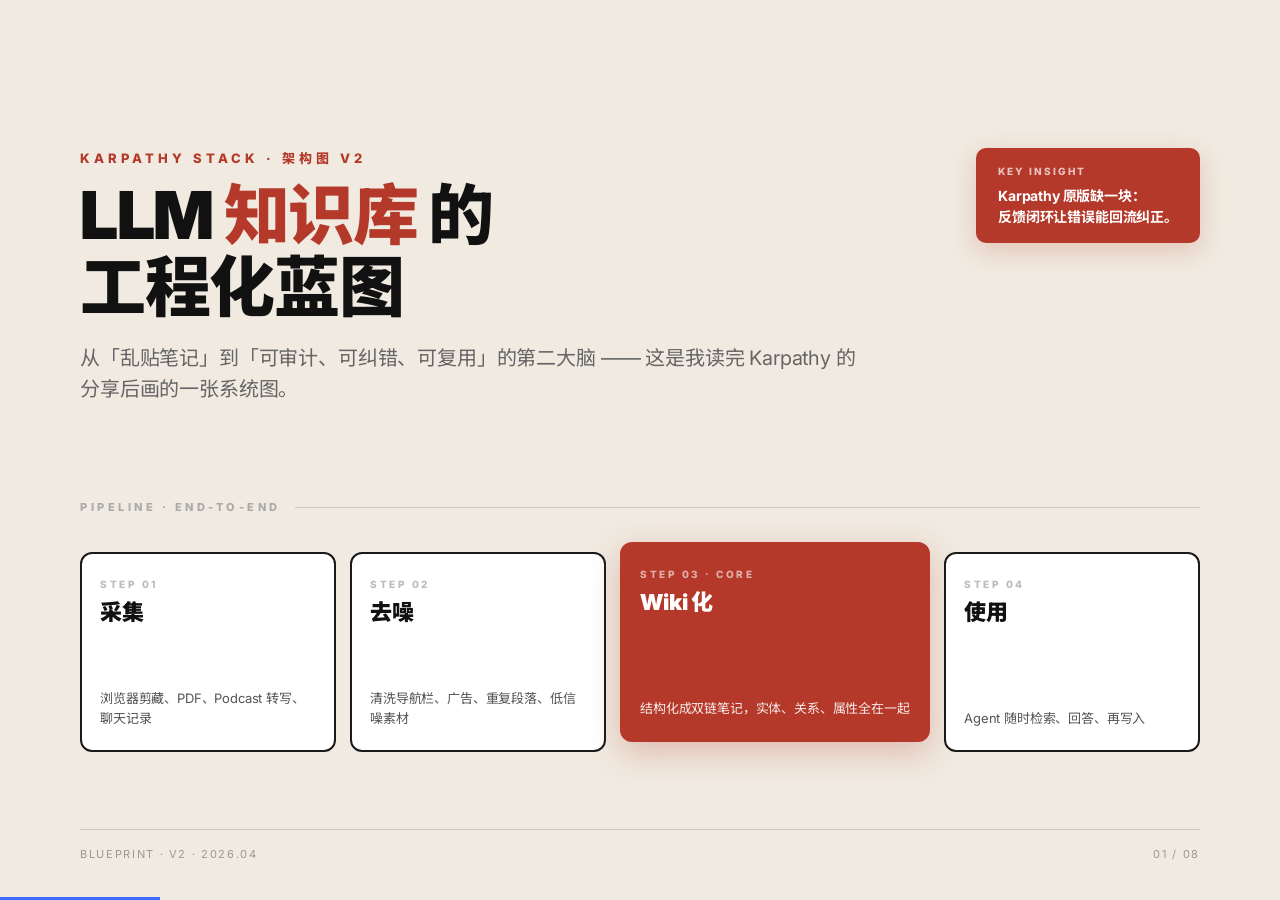
<file: .agents/skills/html-ppt/templates/full-decks/knowledge-arch-blueprint/index.html>
<!DOCTYPE html>
<html lang="zh-CN">
<head>
<meta charset="UTF-8">
<meta name="viewport" content="width=device-width, initial-scale=1">
<title>Knowledge Arch Blueprint</title>
<link rel="stylesheet" href="../../../assets/fonts.css">
<link rel="stylesheet" href="../../../assets/base.css">
<link rel="stylesheet" href="style.css">
</head>
<body class="tpl-knowledge-arch-blueprint">
<div class="deck">

  <!-- 1. COVER -->
  <section class="slide is-active">
    <div class="kb-grid-bg"></div>
    <div style="display:flex;justify-content:space-between;align-items:flex-start;gap:40px;margin-bottom:44px">
      <div>
        <div class="kb-kicker">Karpathy Stack · 架构图 v2</div>
        <h1 class="kb-h1">LLM <span class="rust">知识库</span> 的<br>工程化蓝图</h1>
        <p class="kb-sub">从「乱贴笔记」到「可审计、可纠错、可复用」的第二大脑 —— 这是我读完 Karpathy 的分享后画的一张系统图。</p>
      </div>
      <div class="kb-insight"><span class="kk">KEY INSIGHT</span>Karpathy 原版缺一块：<br>反馈闭环让错误能回流纠正。</div>
    </div>
    <div class="kb-section-label">Pipeline · End-to-end</div>
    <div class="kb-pipeline">
      <div class="kb-step"><div class="kb-step-num">STEP 01</div><div class="kb-step-title">采集</div><div class="kb-step-body">浏览器剪藏、PDF、Podcast 转写、聊天记录</div></div>
      <div class="kb-step"><div class="kb-step-num">STEP 02</div><div class="kb-step-title">去噪</div><div class="kb-step-body">清洗导航栏、广告、重复段落、低信噪素材</div></div>
      <div class="kb-step hero"><div class="kb-step-num">STEP 03 · CORE</div><div class="kb-step-title">Wiki 化</div><div class="kb-step-body">结构化成双链笔记，实体、关系、属性全在一起</div></div>
      <div class="kb-step"><div class="kb-step-num">STEP 04</div><div class="kb-step-title">使用</div><div class="kb-step-body">Agent 随时检索、回答、再写入</div></div>
    </div>
    <div class="kb-footer"><span>Blueprint · v2 · 2026.04</span><span>01 / 08</span></div>
  </section>

  <!-- 2. SECTION DIVIDER -->
  <section class="slide">
    <div class="kb-grid-bg"></div>
    <div style="margin:auto 0">
      <div class="kb-kicker">Chapter One</div>
      <h1 class="kb-h1" style="font-size:120px">为什么 <span class="rust">笔记</span><br>不够用了</h1>
      <p class="kb-sub" style="font-size:24px;margin-top:20px">当你的知识量超过记忆容量，<br>你需要的不是更多文件，而是一张<b>可导航的图</b>。</p>
    </div>
    <div class="kb-footer"><span>Section · Chapter 1</span><span>02 / 08</span></div>
  </section>

  <!-- 3. CONTENT 2-col -->
  <section class="slide">
    <div class="kb-grid-bg"></div>
    <div class="kb-kicker">Problem · Solution</div>
    <h1 class="kb-h1" style="font-size:48px">原版 vs <span class="rust">升级版</span></h1>
    <div class="kb-grid-2">
      <div class="kb-card">
        <div class="kb-kicker" style="color:#888">原版 Karpathy</div>
        <h4>一次性写入</h4>
        <p>采集 → 转写 → 存档，错了就错了。没有回路，没有修正机制，笔记越多越混乱。</p>
      </div>
      <div class="kb-card" style="background:var(--kb-rust-soft);border-color:var(--kb-rust)">
        <div class="kb-kicker">升级 v2</div>
        <h4>反馈闭环</h4>
        <p>AI 使用知识库时记录每次 miss / 幻觉 / 过期事实，自动回灌到源文件，让笔记会自我修正。</p>
      </div>
    </div>
    <div class="kb-legend">
      <div class="d"><span class="b"></span>普通节点</div>
      <div class="d"><span class="b rust"></span>核心节点 · 反馈回路入口</div>
      <div class="d">—— 数据流 &nbsp;&nbsp; ┈┈ 反馈回路</div>
    </div>
    <div class="kb-footer"><span>Content · Compare</span><span>03 / 08</span></div>
  </section>

  <!-- 4. CODE -->
  <section class="slide">
    <div class="kb-grid-bg"></div>
    <div class="kb-kicker">Implementation · Skill Manifest</div>
    <h1 class="kb-h1" style="font-size:48px">反馈回路 <span class="rust">怎么实现</span></h1>
    <p class="kb-sub">一个 100 行的 Agent Skill，把「AI 用得顺不顺」回写成 vault 的一条条修订记录。</p>
    <pre class="kb-codebox"><span class="cm"># skills/wiki-feedback/SKILL.md</span>
<span class="kw">name</span>: wiki-feedback
<span class="kw">trigger</span>: <span class="st">"after every retrieval"</span>

<span class="kw">on_hit</span>:     record(<span class="st">query, path, used=true</span>)
<span class="kw">on_miss</span>:    record(<span class="st">query, reason=</span><span class="hl">"not-in-vault"</span>)
<span class="kw">on_wrong</span>:   record(<span class="st">query, correction, path</span>)

<span class="kw">nightly</span>:
  - <span class="st">aggregate misses → suggest new notes</span>
  - <span class="st">aggregate wrongs → diff-patch old notes</span>
  - <span class="st">commit to git, open PR for human review</span></pre>
    <div class="kb-footer"><span>Content · Code</span><span>04 / 08</span></div>
  </section>

  <!-- 5. DIAGRAM - SVG feedback loop -->
  <section class="slide">
    <div class="kb-grid-bg"></div>
    <div class="kb-kicker">System Diagram</div>
    <h1 class="kb-h1" style="font-size:44px">反馈回路全貌</h1>
    <svg viewBox="0 0 1200 520" style="width:100%;max-width:1200px;margin-top:20px" xmlns="http://www.w3.org/2000/svg">
      <defs>
        <marker id="arrow" viewBox="0 0 10 10" refX="9" refY="5" markerWidth="7" markerHeight="7" orient="auto">
          <path d="M0,0 L10,5 L0,10 z" fill="#1a1a1a"/>
        </marker>
        <marker id="arrow-r" viewBox="0 0 10 10" refX="9" refY="5" markerWidth="7" markerHeight="7" orient="auto">
          <path d="M0,0 L10,5 L0,10 z" fill="#B5392A"/>
        </marker>
      </defs>
      <g font-family="Inter, sans-serif" font-size="16" font-weight="700">
        <!-- boxes -->
        <rect x="40" y="180" width="200" height="120" rx="10" fill="#fff" stroke="#1a1a1a" stroke-width="2"/>
        <text x="140" y="220" text-anchor="middle">Sources</text>
        <text x="140" y="250" text-anchor="middle" font-size="12" font-weight="400" fill="#666">web · pdf · chat</text>

        <rect x="300" y="180" width="200" height="120" rx="10" fill="#fff" stroke="#1a1a1a" stroke-width="2"/>
        <text x="400" y="220" text-anchor="middle">Clean + Split</text>
        <text x="400" y="250" text-anchor="middle" font-size="12" font-weight="400" fill="#666">defuddle / chunker</text>

        <rect x="560" y="160" width="220" height="160" rx="10" fill="#B5392A" stroke="#B5392A" stroke-width="2"/>
        <text x="670" y="210" text-anchor="middle" fill="#fff" font-size="20">Vault (Wiki)</text>
        <text x="670" y="240" text-anchor="middle" font-size="12" font-weight="400" fill="rgba(255,255,255,.8)">markdown · links</text>
        <text x="670" y="262" text-anchor="middle" font-size="12" font-weight="400" fill="rgba(255,255,255,.8)">bases · canvas</text>

        <rect x="840" y="180" width="200" height="120" rx="10" fill="#fff" stroke="#1a1a1a" stroke-width="2"/>
        <text x="940" y="220" text-anchor="middle">Agent Use</text>
        <text x="940" y="250" text-anchor="middle" font-size="12" font-weight="400" fill="#666">retrieve / answer</text>

        <!-- forward arrows -->
        <line x1="245" y1="240" x2="295" y2="240" stroke="#1a1a1a" stroke-width="2" marker-end="url(#arrow)"/>
        <line x1="505" y1="240" x2="555" y2="240" stroke="#1a1a1a" stroke-width="2" marker-end="url(#arrow)"/>
        <line x1="785" y1="240" x2="835" y2="240" stroke="#1a1a1a" stroke-width="2" marker-end="url(#arrow)"/>

        <!-- feedback dashed -->
        <path d="M 940 180 Q 940 80, 670 80 Q 400 80, 400 180" fill="none" stroke="#B5392A" stroke-width="2" stroke-dasharray="6 6" marker-end="url(#arrow-r)"/>
        <rect x="580" y="58" width="180" height="30" rx="6" fill="#F0EAE0" stroke="#B5392A" stroke-width="1"/>
        <text x="670" y="78" text-anchor="middle" fill="#B5392A" font-size="12">FEEDBACK · wrong / miss</text>

        <!-- bottom feedback to sources -->
        <path d="M 940 300 Q 940 420, 670 420 Q 140 420, 140 300" fill="none" stroke="#B5392A" stroke-width="2" stroke-dasharray="6 6" marker-end="url(#arrow-r)"/>
        <rect x="560" y="400" width="220" height="30" rx="6" fill="#F0EAE0" stroke="#B5392A" stroke-width="1"/>
        <text x="670" y="420" text-anchor="middle" fill="#B5392A" font-size="12">NIGHTLY · suggest new sources</text>
      </g>
    </svg>
    <div class="kb-footer"><span>Diagram · Feedback Loop</span><span>05 / 08</span></div>
  </section>

  <!-- 6. STATS -->
  <section class="slide">
    <div class="kb-grid-bg"></div>
    <div class="kb-kicker">After 6 Months</div>
    <h1 class="kb-h1" style="font-size:44px">升级版 <span class="rust">跑了半年</span> 的数据</h1>
    <div style="display:grid;grid-template-columns:1.3fr 1fr 1fr;gap:24px;margin-top:28px;align-items:center">
      <div style="text-align:center"><div class="kb-big-num">13</div><p style="font-size:14px;color:#666;margin-top:6px;letter-spacing:.1em;text-transform:uppercase">关键优化项 · 全部落地</p></div>
      <div class="kb-card"><h4 style="color:var(--kb-rust)">-62%</h4><p>幻觉率（相比无反馈回路版本）</p></div>
      <div class="kb-card"><h4 style="color:var(--kb-rust)">+4.1×</h4><p>单次检索命中率</p></div>
    </div>
    <div class="kb-grid-2" style="margin-top:18px">
      <div class="kb-card"><h4>自动修订 227 条</h4><p>其中 189 条被人工批准合并，38 条被拒绝（数据已归档）。</p></div>
      <div class="kb-card"><h4>新增笔记 412 篇</h4><p>从 miss 日志聚类而来，每篇都有来源追溯。</p></div>
    </div>
    <div class="kb-footer"><span>Content · Stats</span><span>06 / 08</span></div>
  </section>

  <!-- 7. CTA -->
  <section class="slide">
    <div class="kb-grid-bg"></div>
    <div class="kb-kicker">Next Step</div>
    <h1 class="kb-h1" style="font-size:60px">开始你的 <span class="rust">Wiki v2</span></h1>
    <p class="kb-sub">不用重写所有笔记。先接一条回路，让 AI 的每次使用都在「改好」你的 vault。</p>
    <div class="kb-pipeline">
      <div class="kb-step"><div class="kb-step-num">TONIGHT</div><div class="kb-step-title">装 Skill</div><div class="kb-step-body">pnpm i -g @lewis/wiki-feedback</div></div>
      <div class="kb-step"><div class="kb-step-num">DAY 2</div><div class="kb-step-title">跑 7 天</div><div class="kb-step-body">观察 miss log 自动累积</div></div>
      <div class="kb-step hero"><div class="kb-step-num">DAY 8 · CORE</div><div class="kb-step-title">第一次审 PR</div><div class="kb-step-body">花 15 分钟 review 自动生成的修订</div></div>
      <div class="kb-step"><div class="kb-step-num">MONTH 1</div><div class="kb-step-title">开始信它</div><div class="kb-step-body">你的 vault 会变成活的</div></div>
    </div>
    <div class="kb-footer"><span>CTA</span><span>07 / 08</span></div>
  </section>

  <!-- 8. THANKS -->
  <section class="slide">
    <div class="kb-grid-bg"></div>
    <div style="margin:auto 0;text-align:center">
      <div class="kb-kicker">END · blueprint v2</div>
      <h1 class="kb-h1" style="font-size:140px;margin-top:24px">谢谢 <span class="rust">·</span> thanks</h1>
      <p class="kb-sub" style="margin:0 auto;font-size:22px">图纸、Skill、笔记模板都在 <b>github.com/lewis/karpathy-wiki-v2</b></p>
    </div>
    <div class="kb-footer"><span>End of deck</span><span>08 / 08</span></div>
  </section>

</div>
<script src="../../../assets/runtime.js"></script>
</body>
</html>
</file>
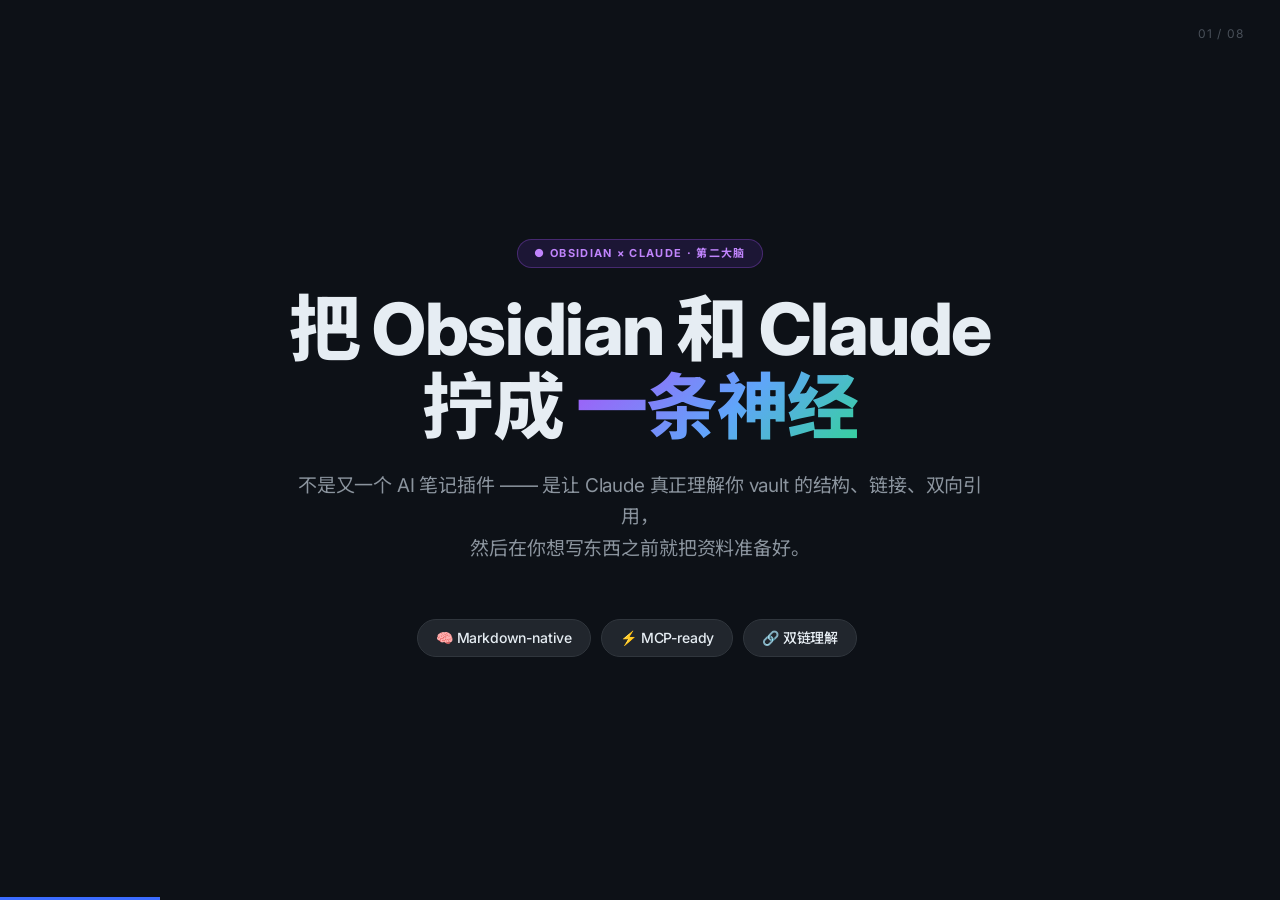
<file: .agents/skills/html-ppt/templates/full-decks/obsidian-claude-gradient/index.html>
<!DOCTYPE html>
<html lang="zh-CN">
<head>
<meta charset="UTF-8">
<meta name="viewport" content="width=device-width, initial-scale=1">
<title>Obsidian × Claude Gradient</title>
<link rel="stylesheet" href="../../../assets/fonts.css">
<link rel="stylesheet" href="../../../assets/base.css">
<link rel="stylesheet" href="style.css">
</head>
<body class="tpl-obsidian-claude-gradient">
<div class="deck">

  <!-- 1. COVER -->
  <section class="slide is-active">
    <div class="oc-cbg"></div>
    <div class="oc-cgrid"></div>
    <div class="oc-snum">01 / 08</div>
    <div class="oc-tag">● OBSIDIAN × CLAUDE · 第二大脑</div>
    <h1 class="oc-h1">把 Obsidian 和 Claude<br>拧成 <span class="oc-g">一条神经</span></h1>
    <p class="oc-sub">不是又一个 AI 笔记插件 —— 是让 Claude 真正理解你 vault 的结构、链接、双向引用，<br>然后在你想写东西之前就把资料准备好。</p>
    <div style="margin-top:32px">
      <span class="oc-pill">🧠 Markdown-native</span>
      <span class="oc-pill">⚡ MCP-ready</span>
      <span class="oc-pill">🔗 双链理解</span>
    </div>
  </section>

  <!-- 2. SECTION -->
  <section class="slide">
    <div class="oc-cbg"></div>
    <div class="oc-cgrid"></div>
    <div class="oc-snum">02 / 08</div>
    <div class="oc-tag">● CHAPTER 01</div>
    <h1 class="oc-h1" style="font-size:110px">Why <span class="oc-g">not</span> Notion?</h1>
    <p class="oc-sub">当你的知识多到会互相引用时，<br>「文件夹」就不够了，「数据库」也不是答案。</p>
  </section>

  <!-- 3. CONTENT — compare cards -->
  <section class="slide">
    <div class="oc-cbg"></div>
    <div class="oc-cgrid"></div>
    <div class="oc-snum">03 / 08</div>
    <div class="oc-tag">● COMPARE</div>
    <h2 class="oc-h2">Notion vs <span class="oc-g">Obsidian</span> · 对 AI 友好度</h2>
    <div class="oc-grid-2">
      <div class="oc-card">
        <span class="oc-badge oc-bb">NOTION</span>
        <h4 style="font-size:20px;margin-bottom:10px">数据库原生</h4>
        <p style="color:var(--oc-dim);font-size:14px;line-height:1.65">适合结构化任务、团队协作，但是——<br>• AI 要走 API，拿不到实时全文<br>• 嵌套块结构复杂，token 成本高<br>• 本地化差，没法当长期记忆</p>
      </div>
      <div class="oc-card" style="border-color:rgba(168,85,247,.35);background:rgba(124,58,237,.05)">
        <span class="oc-badge oc-bp">OBSIDIAN</span>
        <h4 style="font-size:20px;margin-bottom:10px">纯 Markdown + 双链</h4>
        <p style="color:var(--oc-dim);font-size:14px;line-height:1.65">对 AI 天生友好 ——<br>• 所有东西就是文件，Claude 直接读<br>• 双链 = 天然 graph，抽实体几乎零成本<br>• 离线、可 git、可 diff、可回滚</p>
      </div>
    </div>
    <div class="oc-hl" style="margin-top:26px">💡 <b>关键洞察：</b>AI 不需要「更聪明的数据库」，它需要「能被它自己读懂的文件系统」。</div>
  </section>

  <!-- 4. STEPS -->
  <section class="slide">
    <div class="oc-cbg"></div>
    <div class="oc-cgrid"></div>
    <div class="oc-snum">04 / 08</div>
    <div class="oc-tag">● SETUP · 4 STEPS</div>
    <h2 class="oc-h2">从 0 到第一次「AI 写笔记」</h2>
    <div class="oc-steps">
      <div class="oc-step"><div class="oc-sn">1</div><div class="oc-sc"><h4>装 Obsidian + 开 Local REST API 插件</h4><p>社区插件，一个勾就开。它让外部进程能 read/write 你的 vault。</p></div></div>
      <div class="oc-step"><div class="oc-sn">2</div><div class="oc-sc"><h4>接 Claude Desktop + obsidian-mcp server</h4><p>MCP 一个配置文件就能接，token 填 vault 的 api key。</p></div></div>
      <div class="oc-step"><div class="oc-sn">3</div><div class="oc-sc"><h4>装 5 个 obsidian-skills</h4><p>markdown / bases / canvas / cli / defuddle —— 让 Claude 知道怎么正确使用 Obsidian。</p></div></div>
      <div class="oc-step"><div class="oc-sn">4</div><div class="oc-sc"><h4>让 Claude 自己整理一次</h4><p>「帮我把最近 10 篇笔记里的重复概念合并，生成一张新的 MOC」—— 90 秒出结果。</p></div></div>
    </div>
  </section>

  <!-- 5. CODE -->
  <section class="slide">
    <div class="oc-cbg"></div>
    <div class="oc-cgrid"></div>
    <div class="oc-snum">05 / 08</div>
    <div class="oc-tag">● MCP CONFIG</div>
    <h2 class="oc-h2">claude_desktop_config.json</h2>
    <pre class="oc-code"><span class="cm">// ~/Library/Application Support/Claude/claude_desktop_config.json</span>
{
  <span class="cc">"mcpServers"</span>: {
    <span class="cc">"obsidian"</span>: {
      <span class="cc">"command"</span>: <span class="cs">"npx"</span>,
      <span class="cc">"args"</span>: [<span class="cs">"-y"</span>, <span class="cs">"@modelcontextprotocol/server-obsidian"</span>],
      <span class="cc">"env"</span>: {
        <span class="cc">"OBSIDIAN_API_KEY"</span>: <span class="cs">"xxxxxxxxxxxxxxxx"</span>,
        <span class="cc">"OBSIDIAN_HOST"</span>: <span class="cs">"http://127.0.0.1:27123"</span>
      }
    }
  }
}</pre>
    <p class="oc-sub" style="margin-top:18px">重启 Claude Desktop，输入 <b style="color:var(--oc-accent3)">/mcp</b>，你会看到 obsidian 已连。</p>
  </section>

  <!-- 6. STATS -->
  <section class="slide">
    <div class="oc-cbg"></div>
    <div class="oc-cgrid"></div>
    <div class="oc-snum">06 / 08</div>
    <div class="oc-tag">● 3 MONTHS IN</div>
    <h2 class="oc-h2">跑了 90 天，我的 <span class="oc-g">vault 数据</span></h2>
    <div class="oc-grid-3" style="margin-top:28px">
      <div class="oc-card" style="text-align:center"><div class="oc-big oc-g" style="font-size:80px">1,842</div><p style="color:var(--oc-dim);margin-top:8px;font-size:13px">notes in vault</p></div>
      <div class="oc-card" style="text-align:center"><div class="oc-big oc-g" style="font-size:80px">6.3k</div><p style="color:var(--oc-dim);margin-top:8px;font-size:13px">backlinks (由 AI 自动补)</p></div>
      <div class="oc-card" style="text-align:center"><div class="oc-big oc-g" style="font-size:80px">-74%</div><p style="color:var(--oc-dim);margin-top:8px;font-size:13px">找资料平均耗时</p></div>
    </div>
    <div class="oc-hl" style="margin-top:26px">最大收益不是「AI 帮我写」，而是「AI 帮我把旧笔记重新连起来」—— 每周 30 分钟，vault 就会主动生长。</div>
  </section>

  <!-- 7. QUOTE / CTA -->
  <section class="slide">
    <div class="oc-cbg"></div>
    <div class="oc-cgrid"></div>
    <div class="oc-snum">07 / 08</div>
    <div class="oc-tag">● CTA · 今晚可以做</div>
    <div class="oc-quote">
      <blockquote>不要再找「AI 笔记应用」了。<br>你要的是一个 <span class="oc-g">文件夹 + 一条神经</span>。</blockquote>
      <div class="attr">— 我自己，用了 90 天后</div>
    </div>
    <div style="margin-top:36px">
      <span class="oc-pill">⬇ obsidian.md</span>
      <span class="oc-pill">⬇ Claude Desktop</span>
      <span class="oc-pill">⬇ obsidian-mcp</span>
      <span class="oc-pill">⬇ obsidian-skills × 5</span>
    </div>
  </section>

  <!-- 8. THANKS -->
  <section class="slide">
    <div class="oc-cbg"></div>
    <div class="oc-cgrid"></div>
    <div class="oc-snum">08 / 08</div>
    <div class="oc-big oc-g">Thanks.</div>
    <p class="oc-sub" style="margin-top:26px">配置模板、skill manifest、我的 vault 结构图都在 <b style="color:var(--oc-accent3)">github.com/lewis/obsidian-claude</b></p>
  </section>

</div>
<script src="../../../assets/runtime.js"></script>
</body>
</html>
</file>
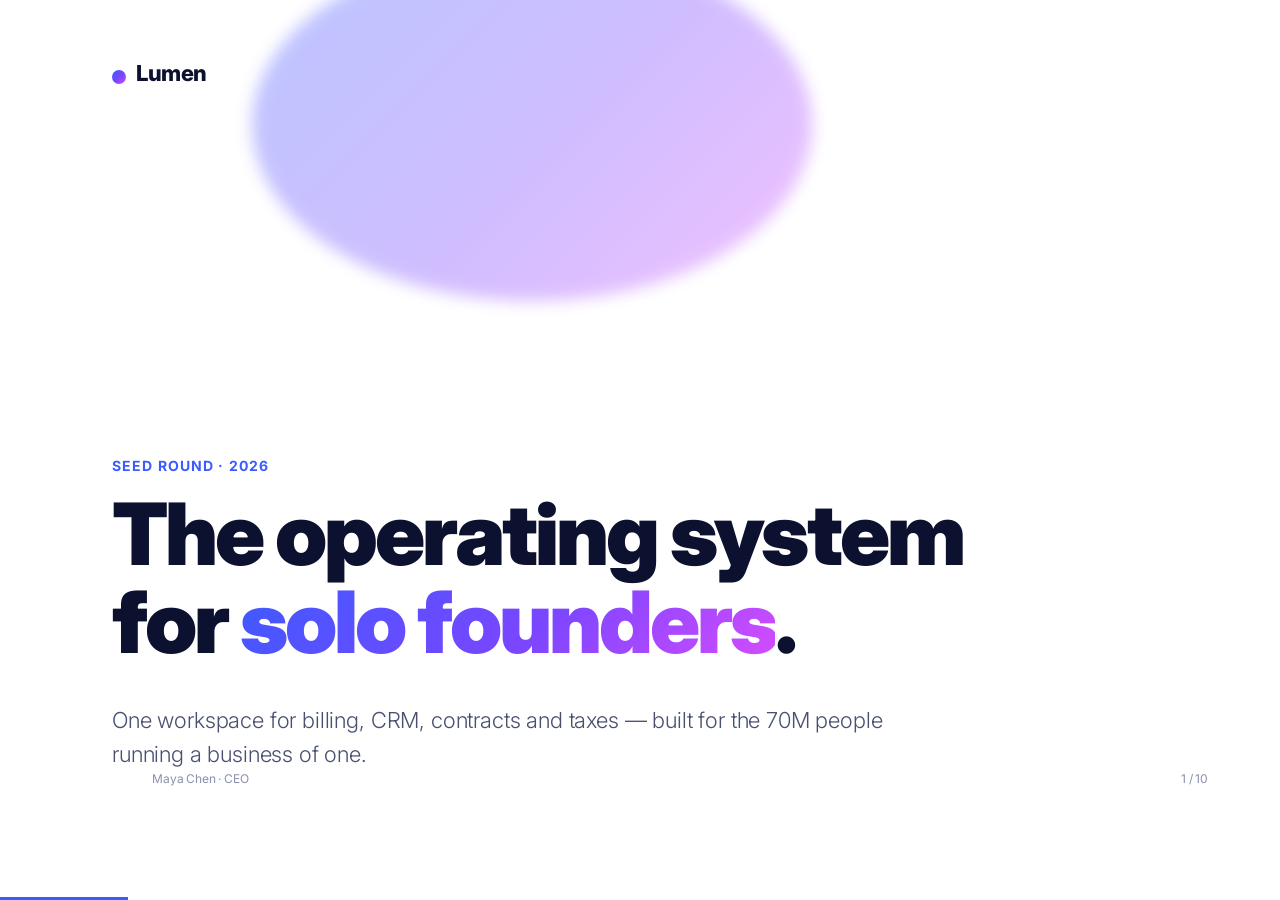
<file: .agents/skills/html-ppt/templates/full-decks/pitch-deck/index.html>
<!DOCTYPE html>
<html lang="en">
<head>
<meta charset="utf-8"><meta name="viewport" content="width=device-width,initial-scale=1">
<title>Lumen · Pitch Deck</title>
<link rel="stylesheet" href="../../../assets/fonts.css">
<link rel="stylesheet" href="../../../assets/base.css">
<link rel="stylesheet" href="../../../assets/animations/animations.css">
<link rel="stylesheet" href="style.css">
</head>
<body class="tpl-pitch-deck">
<div class="deck">

  <!-- 1. Cover -->
  <section class="slide" data-title="Cover">
    <div class="cover-bg"></div>
    <div class="cover-blob"></div>
    <div style="position:absolute;top:56px;left:112px"><span class="brand-dot"></span><span class="brand">Lumen</span></div>
    <p class="kicker">Seed round · 2026</p>
    <h1 class="h1 anim-fade-up" data-anim="fade-up">The operating system<br>for <span class="gradient-text">solo founders</span>.</h1>
    <p class="lede mt-m">One workspace for billing, CRM, contracts and taxes — built for the 70M people running a business of one.</p>
    <div class="deck-footer"><span>Maya Chen · CEO</span><span class="slide-number" data-current="1" data-total="10"></span></div>
  </section>

  <!-- 2. Problem -->
  <section class="slide" data-title="Problem">
    <span class="section-num">01</span>
    <p class="num-tag">PROBLEM</p>
    <h2 class="h2 mt-s">Solo founders duct-tape<br>7+ tools to stay alive.</h2>
    <div class="grid g3 mt-l">
      <div class="card"><h4>Fragmentation</h4><p class="dim">Stripe, QuickBooks, HubSpot, DocuSign, Notion, Gusto, a spreadsheet. Nothing talks.</p></div>
      <div class="card"><h4>$480/mo wasted</h4><p class="dim">Average solo founder pays for 9 SaaS seats they only half-use.</p></div>
      <div class="card"><h4>14 hrs / week lost</h4><p class="dim">Copy-pasting between tools instead of selling.</p></div>
    </div>
  </section>

  <!-- 3. Solution -->
  <section class="slide" data-title="Solution">
    <span class="section-num">02</span>
    <p class="num-tag">SOLUTION</p>
    <h2 class="h2 mt-s">Lumen is <span class="gradient-text">one spine</span><br>for the business of one.</h2>
    <p class="lede mt-m">Invoice a client → the payment lands → the tax is reserved → the contract is filed → your dashboard updates. In one app. Without plumbing.</p>
    <div class="row mt-l">
      <span class="pill pill-accent">Billing</span>
      <span class="pill pill-accent">CRM</span>
      <span class="pill pill-accent">Contracts</span>
      <span class="pill pill-accent">Taxes</span>
      <span class="pill pill-accent">Banking</span>
    </div>
  </section>

  <!-- 4. Product -->
  <section class="slide" data-title="Product">
    <span class="section-num">03</span>
    <p class="num-tag">PRODUCT</p>
    <h2 class="h2 mt-s">Built around "jobs to be done".</h2>
    <div class="grid g2 mt-l">
      <div class="card card-hover"><h4>Get paid</h4><p class="dim">Invoices, subscriptions and Stripe/Wise payouts with a single click. ACH, card, wire, crypto.</p></div>
      <div class="card card-hover"><h4>Stay legal</h4><p class="dim">E-sign contracts from templates. Auto-file 1099s and quarterly estimates.</p></div>
      <div class="card card-hover"><h4>Sell smarter</h4><p class="dim">Lead inbox, pipeline, email sequences. No separate CRM.</p></div>
      <div class="card card-hover"><h4>See the business</h4><p class="dim">Live P&amp;L, runway, top customers, churn. One dashboard, zero spreadsheets.</p></div>
    </div>
  </section>

  <!-- 5. Market -->
  <section class="slide" data-title="Market">
    <span class="section-num">04</span>
    <p class="num-tag">MARKET</p>
    <h2 class="h2 mt-s">A very big small business.</h2>
    <div class="grid g3 mt-l">
      <div class="metric"><div class="n">73M</div><div class="l">solo businesses in the US + EU</div></div>
      <div class="metric"><div class="n">$186B</div><div class="l">TAM · horizontal SaaS spend</div></div>
      <div class="metric"><div class="n">9.4%</div><div class="l">CAGR through 2030</div></div>
    </div>
    <p class="lede mt-l">Creators, consultants, indie devs, coaches, freelancers — the fastest-growing segment of the workforce, and the most under-served by tooling.</p>
  </section>

  <!-- 6. Business model -->
  <section class="slide" data-title="Business Model">
    <span class="section-num">05</span>
    <p class="num-tag">BUSINESS MODEL</p>
    <h2 class="h2 mt-s">Flat SaaS + payment rake.</h2>
    <div class="grid g3 mt-l">
      <div class="card"><h4>Starter</h4><div class="metric mt-s"><div class="n" style="font-size:56px">$29</div><div class="l">/ month · core billing + CRM</div></div></div>
      <div class="card card-accent"><h4>Pro</h4><div class="metric mt-s"><div class="n" style="font-size:56px">$79</div><div class="l">/ month · contracts, taxes, banking</div></div></div>
      <div class="card"><h4>+ Payments</h4><div class="metric mt-s"><div class="n" style="font-size:56px">0.4%</div><div class="l">interchange rake on processed volume</div></div></div>
    </div>
    <p class="dim mt-l">Blended LTV $1,920 · CAC payback 5 months at current funnel.</p>
  </section>

  <!-- 7. Traction -->
  <section class="slide" data-title="Traction">
    <span class="section-num">06</span>
    <p class="num-tag">TRACTION</p>
    <h2 class="h2 mt-s">6 months, growing 38% MoM.</h2>
    <div class="traction-bar mt-l">
      <div class="bar" style="height:18%"><em>$6k</em><span>Oct</span></div>
      <div class="bar" style="height:30%"><em>$11k</em><span>Nov</span></div>
      <div class="bar" style="height:44%"><em>$17k</em><span>Dec</span></div>
      <div class="bar" style="height:62%"><em>$26k</em><span>Jan</span></div>
      <div class="bar" style="height:82%"><em>$38k</em><span>Feb</span></div>
      <div class="bar" style="height:100%"><em>$54k</em><span>Mar</span></div>
    </div>
    <p class="dim mt-l" style="margin-top:48px">2,140 paying customers · NPS 72 · Net retention 118%</p>
  </section>

  <!-- 8. Team -->
  <section class="slide" data-title="Team">
    <span class="section-num">07</span>
    <p class="num-tag">TEAM</p>
    <h2 class="h2 mt-s">Shipped at scale before.</h2>
    <div class="grid g3 mt-l">
      <div class="card team-card"><div class="avatar">MC</div><h4>Maya Chen</h4><p class="dim">CEO · ex-Stripe billing lead. 8 yrs in payments.</p></div>
      <div class="card team-card"><div class="avatar">RP</div><h4>Raj Patel</h4><p class="dim">CTO · ex-Linear. Built multiplayer sync at 10M users.</p></div>
      <div class="card team-card"><div class="avatar">EK</div><h4>Elena Kim</h4><p class="dim">Head of Design · ex-Notion. Shipped the mobile relaunch.</p></div>
    </div>
  </section>

  <!-- 9. Ask -->
  <section class="slide" data-title="The Ask">
    <p class="num-tag">THE ASK</p>
    <div class="ask-box mt-m">
      <h2 class="h2">Raising $4.5M seed.</h2>
      <p class="lede" style="color:rgba(255,255,255,.9);max-width:60ch">18 months of runway to reach $3M ARR. 40% engineering, 35% growth, 15% compliance/banking licenses, 10% runway buffer.</p>
      <div class="row mt-l" style="gap:40px">
        <div><div style="font-size:44px;font-weight:900">$4.5M</div><div class="dim">SAFE · post-money cap $28M</div></div>
        <div><div style="font-size:44px;font-weight:900">18 mo</div><div class="dim">runway to Series A</div></div>
        <div><div style="font-size:44px;font-weight:900">$3M</div><div class="dim">ARR target by close</div></div>
      </div>
    </div>
  </section>

  <!-- 10. Thanks -->
  <section class="slide center tc" data-title="Thanks">
    <div class="cover-bg"></div>
    <div>
      <div class="mega">Thanks.</div>
      <p class="mega-sub">maya@lumen.app · lumen.app/investors</p>
      <div class="row mt-l" style="justify-content:center;gap:24px">
        <span class="pill pill-accent">Let's talk</span>
        <span class="pill">Deck v4.2 · Apr 2026</span>
      </div>
    </div>
  </section>

</div>
<script src="../../../assets/runtime.js"></script>
</body></html>
</file>
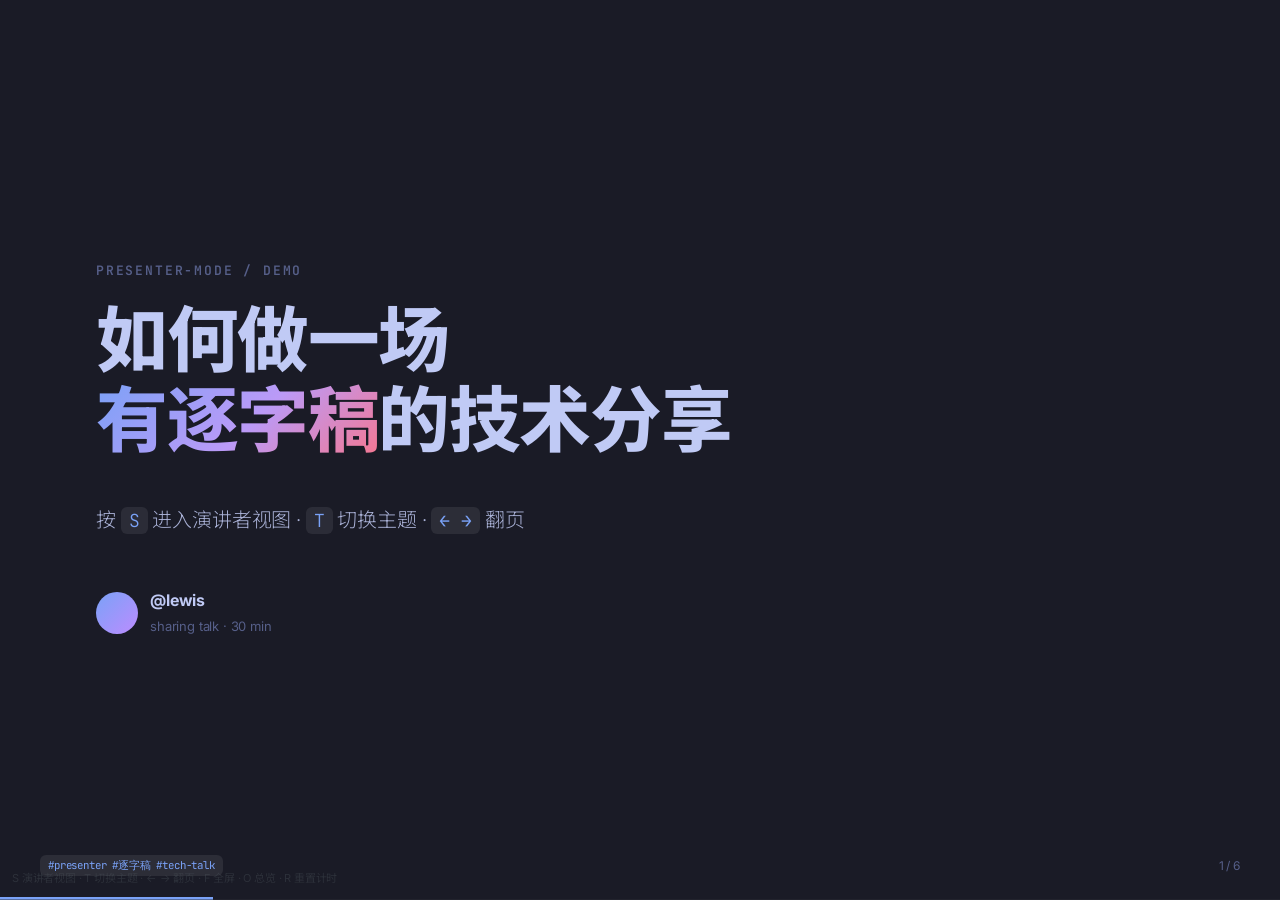
<file: .agents/skills/html-ppt/templates/full-decks/presenter-mode-reveal/index.html>
<!DOCTYPE html>
<html lang="zh-CN" data-themes="tokyo-night,dracula,catppuccin-mocha,nord,corporate-clean">
<head>
<meta charset="utf-8">
<meta name="viewport" content="width=device-width,initial-scale=1">
<title>演讲者模式示例 · Presenter Mode Deck</title>
<link rel="stylesheet" href="../../../assets/fonts.css">
<link rel="stylesheet" href="../../../assets/base.css">
<link rel="stylesheet" id="theme-link" href="../../../assets/themes/tokyo-night.css">
<link rel="stylesheet" href="../../../assets/animations/animations.css">
<link rel="stylesheet" href="style.css">
</head>
<body class="tpl-presenter-mode-reveal">
<div class="deck">

  <!-- ============ 1. COVER ============ -->
  <section class="slide" data-title="Cover">
    <p class="kicker">presenter-mode / demo</p>
    <h1 class="h1 anim-fade-up" data-anim="fade-up">如何做一场<br><span style="background:var(--grad);-webkit-background-clip:text;background-clip:text;color:transparent">有逐字稿</span>的技术分享</h1>
    <p class="lede mt-m">按 <span class="mono">S</span> 进入演讲者视图 · <span class="mono">T</span> 切换主题 · <span class="mono">← →</span> 翻页</p>
    <div class="speaker">
      <div class="av"></div>
      <div><b>@lewis</b><span>sharing talk · 30 min</span></div>
    </div>
    <div class="deck-footer">
      <span class="mono">#presenter #逐字稿 #tech-talk</span>
      <span class="slide-number" data-current="1" data-total="6"></span>
    </div>
    <aside class="notes">
      <p>大家好，欢迎来到今天的技术分享。我是 lewis，今天想跟大家聊一个很多人忽略但其实非常影响演讲效果的话题——<strong>如何让一场技术分享既有深度，又讲得不卡壳</strong>。</p>
      <p>在正式开始之前，先跟大家介绍一下这份 deck 本身：这是一个支持<em>演讲者模式</em>的 HTML 幻灯片模板。现在你们看到的是观众视图，但我自己的屏幕上看到的是完全不一样的东西——当前页、下一页、完整逐字稿、计时器，全在一块屏幕上。</p>
      <p>为什么我要专门做这个？因为我发现自己做技术分享时最大的痛点不是 PPT 不够好看，而是<strong>讲到某一页突然不知道该说什么，或者忘了过渡怎么接</strong>。今天这份分享既是内容本身，也是个演示——我会一直开着演讲者模式讲，你们可以观察我讲得有多流畅。</p>
      <p>今天分享大概 30 分钟，分 5 个部分。有问题随时打断。Let's go.</p>
    </aside>
  </section>

  <!-- ============ 2. AGENDA ============ -->
  <section class="slide" data-title="Agenda">
    <p class="kicker">agenda</p>
    <h2 class="h2">今天要讲的 5 件事</h2>
    <div class="stack mt-l">
      <div class="agenda-row"><span class="num">01</span><span class="t">为什么 PPT 本身做得好还不够</span><span class="d">~5min</span></div>
      <div class="agenda-row"><span class="num">02</span><span class="t">演讲者模式到底该有哪些信息</span><span class="d">~6min</span></div>
      <div class="agenda-row"><span class="num">03</span><span class="t">逐字稿怎么写才不像念稿</span><span class="d">~8min</span></div>
      <div class="agenda-row"><span class="num">04</span><span class="t">Live demo · html-ppt skill 怎么用</span><span class="d">~8min</span></div>
      <div class="agenda-row"><span class="num">05</span><span class="t">Takeaways + Q&amp;A</span><span class="d">~3min</span></div>
    </div>
    <aside class="notes">
      <p>先过一下今天的议程。</p>
      <p>第一部分我想先说服你们<strong>"PPT 做得漂亮≠讲得好"</strong>。我见过太多很精致的 deck，但讲的人一上去就开始 "嗯…这个…就是…"。</p>
      <p>第二部分聊演讲者视图。业界的产品其实差别蛮大的，Keynote、PowerPoint、reveal.js 都有各自的方案，但真正好用的设计逻辑是什么，我会给出我的答案。</p>
      <p>第三部分是今天的<em>核心</em>——逐字稿。很多人以为逐字稿就是把要说的话一字不差写下来，错。逐字稿的目的是让你<strong>"看一眼就接得上"</strong>，写法完全不一样。</p>
      <p>第四部分会现场 demo 我自己用的 html-ppt skill，展示如何 30 分钟出一份带逐字稿的 deck。</p>
      <p>最后收尾 + 答疑。</p>
      <p>OK，进入第一部分。</p>
    </aside>
  </section>

  <!-- ============ 3. PROBLEM ============ -->
  <section class="slide" data-title="Problem">
    <p class="kicker">// part 01 · problem</p>
    <h2 class="h2">做 PPT 和讲 PPT，<br>是<span class="accent">两件事</span>。</h2>
    <div class="grid g3 mt-l">
      <div class="card card-accent">
        <h4>✅ PPT 做得好</h4>
        <p class="dim">主题统一、排版干净、图表清晰、动效克制。这些是"静态作品"的质量。</p>
      </div>
      <div class="card card-accent">
        <h4>❌ 讲得好</h4>
        <p class="dim">逻辑连贯、语速稳定、不 "嗯啊"、能接住问题、能当场调整节奏。</p>
      </div>
      <div class="card card-accent">
        <h4>💡 差别在哪</h4>
        <p class="dim">前者是<strong>纸上功夫</strong>，后者需要你<strong>"看一眼幻灯片就知道下句话说什么"</strong>。</p>
      </div>
    </div>
    <aside class="notes">
      <p>我先抛一个可能有争议的观点——<strong>做 PPT 和讲 PPT 是两件完全不同的事</strong>。</p>
      <p>大家看左边这张卡片，"PPT 做得好" 意味着什么？主题统一、排版干净、图表清晰、动效克制——这些都是<em>静态作品</em>的质量标准，可以离线评判。</p>
      <p>但中间这张卡片就不一样了："讲得好" 意味着逻辑连贯、语速稳定、不卡壳、能接住提问、能根据现场反应调整节奏——这些是<strong>临场能力</strong>，跟 PPT 好不好看基本没关系。</p>
      <p>最关键的是右边这句话——讲得好的人，本质上是"<strong>看一眼幻灯片就知道下句话说什么</strong>"。这个能力靠什么？不是背稿，也不是即兴发挥，而是靠<em>合理设计的提词器系统</em>。</p>
      <p>今天接下来 25 分钟，我就是围绕这个核心问题展开的。</p>
    </aside>
  </section>

  <!-- ============ 4. SOLUTION ============ -->
  <section class="slide" data-title="Presenter View">
    <p class="kicker">// part 02 · presenter view</p>
    <h2 class="h2">演讲者视图应该有<span class="accent">四块信息</span></h2>
    <div class="grid g2 mt-l">
      <div>
        <div class="feature-row"><span class="num blue">①</span><div><b>当前页大图</b><p class="dim">占视图一半以上，保证你能扫一眼就知道观众现在看到什么。</p></div></div>
        <div class="feature-row"><span class="num green">②</span><div><b>下一页预览</b><p class="dim">帮你提前准备过渡句，避免"下一页我忘了讲什么了"。</p></div></div>
      </div>
      <div>
        <div class="feature-row"><span class="num orange">③</span><div><b>逐字稿区域</b><p class="dim">大字号、高对比度、支持滚动，这才是演讲者真正在看的东西。</p></div></div>
        <div class="feature-row"><span class="num purple">④</span><div><b>计时器 + 页码</b><p class="dim">知道自己讲了多久、还剩几页，节奏全凭这个。</p></div></div>
      </div>
    </div>
    <aside class="notes">
      <p>演讲者模式应该给你四块信息。我按重要性排序。</p>
      <p>第一块，<strong>当前页大图</strong>。这个必须占据视图一半以上空间，因为它是你跟观众的"同步锚"——观众看到什么，你脑子里也得是什么。</p>
      <p>第二块，<strong>下一页预览</strong>。这个很多人不理解为什么要放，我解释一下：演讲最卡的瞬间不是讲某一页，而是<em>翻到下一页的那 2 秒</em>。如果你提前看到下一页长什么样，过渡句自然就有了。</p>
      <p>第三块，<strong>逐字稿区域</strong>——这是今天的重点，下一部分我会专门讲。这里先说一个硬性要求：字号必须大、对比度必须高、必须能滚动。因为你讲的时候<em>只有余光瞄一下</em>，字小了根本来不及读。</p>
      <p>第四块，<strong>计时器和页码</strong>。知道自己讲了多久、还剩几页——节奏感全靠它。Keynote 做得最好，reveal.js 默认不够清楚。</p>
      <p>这四块缺一不可。今天这个 deck 我把这四块都做出来了，按 S 大家可以试试。</p>
    </aside>
  </section>

  <!-- ============ 5. SCRIPT ============ -->
  <section class="slide" data-title="Script">
    <p class="kicker">// part 03 · script</p>
    <h2 class="h2">逐字稿的<span class="accent">3 条铁律</span></h2>
    <div class="stack mt-l">
      <div class="rule-row">
        <span class="num red">01</span>
        <div>
          <b>不是一字不差的讲稿，是<span class="accent">"提示信号"</span></b>
          <p class="dim">把要讲的核心点加粗，把过渡句单独成段，把数据和名字列清楚——<em>让你看一眼就接得上</em>。</p>
        </div>
      </div>
      <div class="rule-row">
        <span class="num red">02</span>
        <div>
          <b>每页 <span class="accent">150–300 字</span>，不多不少</b>
          <p class="dim">少于 150 字提示不够，多于 300 字你没时间读。按 2–3 分钟/页的节奏控制。</p>
        </div>
      </div>
      <div class="rule-row">
        <span class="num red">03</span>
        <div>
          <b>用<span class="accent">口语</span>写，不用书面语</b>
          <p class="dim">"因此" → "所以"；"该方案" → "这个方案"。写的时候读一遍，听起来像说话才对。</p>
        </div>
      </div>
    </div>
    <aside class="notes">
      <p>进入最核心的一部分——逐字稿怎么写。我总结了 3 条铁律。</p>
      <p><strong>第一条，逐字稿不是讲稿</strong>。很多人一听"逐字稿"就以为要把每句话一字不差写下来。错。如果你照着稿念，观众会立刻看出来，信任感瞬间崩塌。</p>
      <p>逐字稿的真实作用是<em>"提示信号"</em>——把核心要点加粗，把过渡句单独成段，把数据和专有名词列清楚。这样你讲的时候<strong>瞄一眼就能接得上</strong>，但说出来的还是你自己的话。</p>
      <p><strong>第二条，每页控制在 150 到 300 字</strong>。这个是我做了十几场分享摸出来的经验值。少于 150 字提示不够，讲到一半卡住；多于 300 字你根本来不及扫完。按一页讲 2 到 3 分钟算，这个字数刚好。</p>
      <p><strong>第三条，用口语写</strong>。这条最多人栽跟头。你写"因此"，讲出来会变成"所以"；你写"该方案"，讲出来会变成"这个方案"。<em>写的时候读一遍</em>，不拗口才对。</p>
      <p>这三条配合起来，你会发现讲 PPT 突然变成了一件很舒服的事。</p>
    </aside>
  </section>

  <!-- ============ 6. DEMO + CLOSING ============ -->
  <section class="slide" data-title="Demo & Close">
    <p class="kicker">// part 04-05 · demo + close</p>
    <h2 class="h2">现在<span class="accent">你也能做到</span></h2>
    <div class="code-block mt-m">
<span class="comment"># 安装 html-ppt skill</span>
<span class="cmd">npx</span> skills add <span class="flag">https://github.com/lewislulu/html-ppt-skill</span>

<span class="comment"># 复制演讲者模式模板</span>
<span class="cmd">cp -r</span> templates/full-decks/presenter-mode-reveal examples/my-talk
<span class="cmd">open</span> examples/my-talk/index.html

<span class="comment"># 键盘操作</span>
<span class="flag">S</span>  <span class="comment">→ 进入演讲者视图</span>
<span class="flag">T</span>  <span class="comment">→ 切换主题（5 种预设）</span>
<span class="flag">← →</span> <span class="comment">→ 翻页</span>
<span class="flag">R</span>  <span class="comment">→ 重置计时器</span>
    </div>
    <p class="lede mt-m tc">关键是：<strong>每一页 &lt;aside class="notes"&gt; 里写 150–300 字逐字稿</strong>。</p>
    <div class="deck-footer">
      <span class="mono">#thanks · Q&amp;A</span>
      <span class="slide-number" data-current="6" data-total="6"></span>
    </div>
    <aside class="notes">
      <p>最后我演示一下这个 skill 怎么用，给大家省点时间自己摸索。</p>
      <p>第一步，装 html-ppt skill，一行命令。第二步，把我这个 <code>presenter-mode-reveal</code> 模板复制到你自己的 examples 目录。第三步，打开 html，按 S。</p>
      <p>键盘操作我列在这里了。<strong>S 进入演讲者视图、T 切换主题、左右键翻页、R 重置计时器</strong>。主题默认带 5 个——tokyo-night、dracula、catppuccin-mocha、nord、corporate-clean——基本覆盖了深色技术分享、浅色商务汇报两种常见场景。</p>
      <p>最关键的一步——<em>每一页底部的 <code>&lt;aside class="notes"&gt;</code> 里，老老实实写 150 到 300 字的逐字稿</em>。这是整个方法论的交付物。AI 可以帮你写初稿，但你一定要自己过一遍，读出来听听是不是你会说的话。</p>
      <p>好，我今天就讲到这里。如果你做下一场分享的时候想起了这个"演讲者视图 + 逐字稿"的组合，并且觉得讲得比以前顺——那就是我最大的收获。谢谢大家，有问题现在开始。</p>
    </aside>
  </section>

</div>

<div style="position:fixed;bottom:12px;left:12px;font-size:11px;color:#484f5866;z-index:100;pointer-events:none">
  S 演讲者视图 · T 切换主题 · ← → 翻页 · F 全屏 · O 总览 · R 重置计时
</div>

<script src="../../../assets/runtime.js"></script>
</body>
</html>
</file>
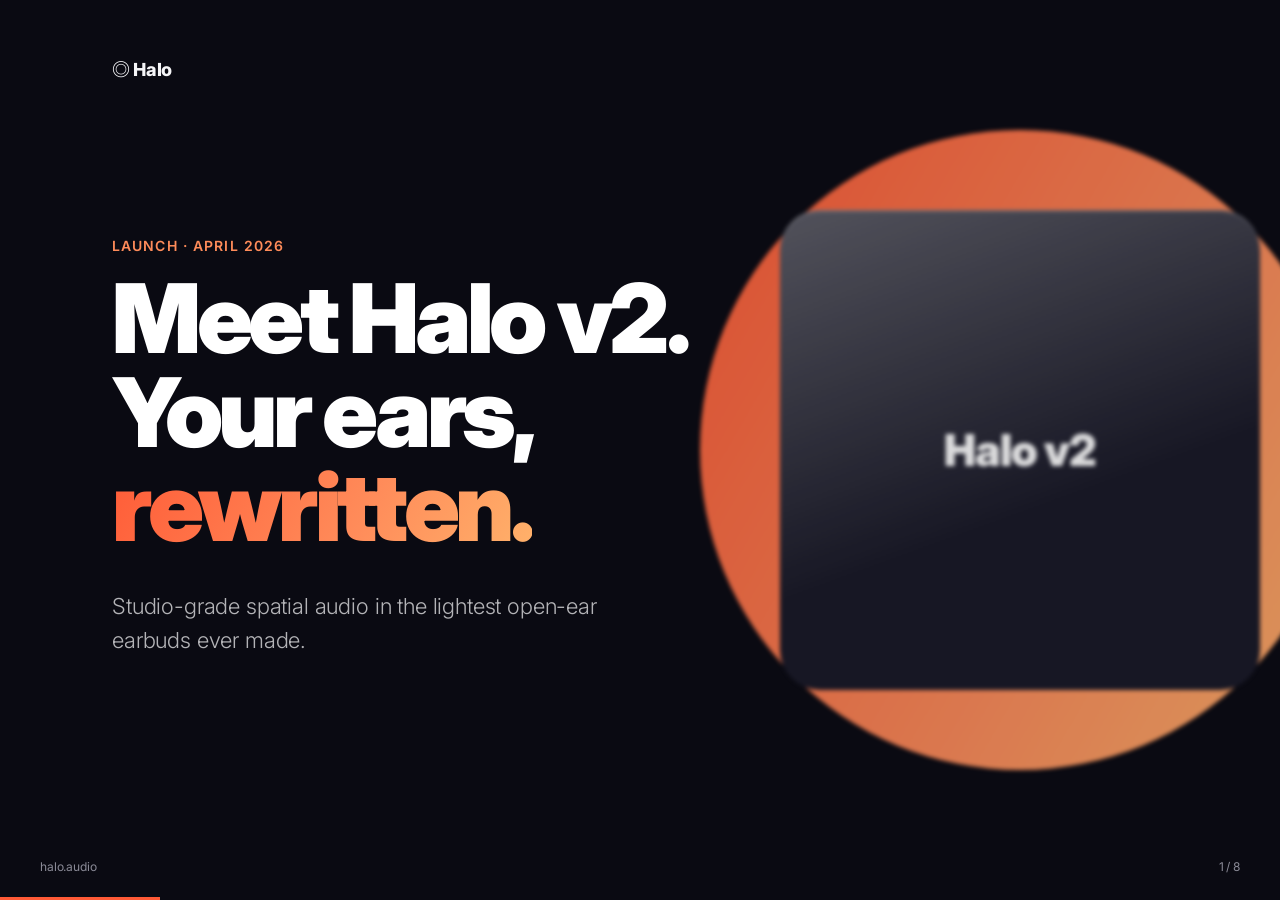
<file: .agents/skills/html-ppt/templates/full-decks/product-launch/index.html>
<!DOCTYPE html>
<html lang="en">
<head>
<meta charset="utf-8"><meta name="viewport" content="width=device-width,initial-scale=1">
<title>Halo v2 · Launch</title>
<link rel="stylesheet" href="../../../assets/fonts.css">
<link rel="stylesheet" href="../../../assets/base.css">
<link rel="stylesheet" href="../../../assets/animations/animations.css">
<link rel="stylesheet" href="style.css">
</head>
<body class="tpl-product-launch">
<div class="deck">

  <!-- 1. Cover / hero -->
  <section class="slide dark" data-title="Cover">
    <div class="hero-shot"></div>
    <div style="position:absolute;top:56px;left:112px" class="brand">◎ Halo</div>
    <p class="kicker">Launch · April 2026</p>
    <h1 class="h1 anim-fade-up" data-anim="fade-up">Meet Halo v2.<br>Your ears,<br><span style="background:var(--grad);-webkit-background-clip:text;background-clip:text;color:transparent">rewritten.</span></h1>
    <p class="lede mt-m" style="max-width:42ch">Studio-grade spatial audio in the lightest open-ear earbuds ever made.</p>
    <div class="deck-footer"><span>halo.audio</span><span class="slide-number" data-current="1" data-total="8"></span></div>
  </section>

  <!-- 2. Introducing -->
  <section class="slide center tc" data-title="Introducing">
    <div>
      <p class="kicker">Introducing</p>
      <h1 class="h1" style="font-size:140px">Halo v2</h1>
      <p class="lede" style="margin:24px auto;max-width:56ch">Four years of research. Three generations of silicon. One product you'll forget you're wearing.</p>
    </div>
  </section>

  <!-- 3. Feature 1 -->
  <section class="slide" data-title="Sound">
    <p class="kicker">01 · The sound</p>
    <h2 class="h2">Hear the room<br>around the music.</h2>
    <div class="grid g3 mt-l">
      <div class="feature-card"><div class="icon">♪</div><h4>Open-ear spatial</h4><p class="dim">16mm titanium drivers angled into the ear canal. You hear the song and the world at once.</p></div>
      <div class="feature-card"><div class="icon">◈</div><h4>Lossless 24-bit</h4><p class="dim">aptX Lossless and Hi-Res LDAC over Bluetooth 5.4. No dongles, no compromises.</p></div>
      <div class="feature-card"><div class="icon">◐</div><h4>Adaptive EQ</h4><p class="dim">Tunes itself to the shape of your ear every 120 seconds.</p></div>
    </div>
  </section>

  <!-- 4. Feature 2 -->
  <section class="slide dark" data-title="Fit">
    <p class="kicker">02 · The fit</p>
    <h2 class="h2">4.9 grams.<br>All-day forgettable.</h2>
    <div class="grid g3 mt-l">
      <div class="card"><h4>Liquid-silicone hook</h4><p>Wraps behind the ear like a glasses arm. Never falls out on a run.</p></div>
      <div class="card"><h4>IP57 sweat + rain</h4><p>Take them in the ocean. Rinse them under the tap. We dare you.</p></div>
      <div class="card"><h4>14h + 42h case</h4><p>A full workweek of commutes on one charge of the case.</p></div>
    </div>
  </section>

  <!-- 5. Feature 3 -->
  <section class="slide" data-title="Intelligence">
    <p class="kicker">03 · The intelligence</p>
    <h2 class="h2">An AI that listens<br>so you don't have to.</h2>
    <div class="grid g2 mt-l">
      <div class="feature-card"><div class="icon">✦</div><h4>Live translate</h4><p class="dim">Real-time translation in 41 languages. Whispered directly into your ear, with a 380ms lag.</p></div>
      <div class="feature-card"><div class="icon">✧</div><h4>Meeting recap</h4><p class="dim">Double-tap to record. Walk away with a summary, action items, and a searchable transcript.</p></div>
    </div>
  </section>

  <!-- 6. How it works -->
  <section class="slide" data-title="How it works">
    <p class="kicker">How it works</p>
    <h2 class="h2">Three taps. You're in.</h2>
    <div class="stack mt-l" style="max-width:900px">
      <div class="step"><div class="n">1</div><div><h4>Open the case near your phone</h4><p class="dim">iOS and Android pair automatically over Bluetooth LE. No app downloads required.</p></div></div>
      <div class="step"><div class="n">2</div><div><h4>Pick your profile</h4><p class="dim">Commute, Focus, Workout, Cinema. Each is a complete audio + transparency recipe.</p></div></div>
      <div class="step"><div class="n">3</div><div><h4>Just listen</h4><p class="dim">Halo adapts to your ear shape, your environment, and your hearing profile — continuously.</p></div></div>
    </div>
  </section>

  <!-- 7. Pricing -->
  <section class="slide" data-title="Pricing">
    <p class="kicker">Pricing</p>
    <h2 class="h2">Pick your Halo.</h2>
    <div class="grid g3 mt-l" style="align-items:start">
      <div class="price-card">
        <h4>Halo Lite</h4>
        <div class="amount">$179</div>
        <p class="dim">Open-ear audio, IP57, 12h battery.</p>
        <ul><li>AAC + SBC</li><li>Single-tap controls</li><li>USB-C charging</li></ul>
      </div>
      <div class="price-card pro">
        <h4>Halo v2 · Pro</h4>
        <div class="amount">$279</div>
        <p class="dim">Everything, in its best form.</p>
        <ul><li>Hi-Res Lossless</li><li>Live translate · 41 lang</li><li>Wireless + MagSafe charging</li><li>Adaptive EQ</li></ul>
      </div>
      <div class="price-card">
        <h4>Halo Studio</h4>
        <div class="amount">$399</div>
        <p class="dim">For creators and field recorders.</p>
        <ul><li>32-bit binaural capture</li><li>XLR dongle included</li><li>Lifetime firmware</li></ul>
      </div>
    </div>
  </section>

  <!-- 8. Testimonial + CTA combined? Task says 8 slides w/ testimonial + CTA as separate. Keep 8: testimonial on 7, but we've used 7 already. Re-plan: cover(1) intro(2) f1(3) f2(4) f3(5) how(6) pricing(7) testimonial+CTA(8) -->
  <section class="slide dark" data-title="Ship">
    <p class="kicker">One more thing</p>
    <div class="row" style="gap:80px;align-items:center">
      <div style="flex:1">
        <p class="testimonial">"I forgot I was wearing them. Then I remembered, and I didn't want to take them off."</p>
        <p class="dim mt-m">— Marques Lin, The Verge · early review</p>
      </div>
      <div style="flex:0 0 auto;text-align:center">
        <p class="dim mb-m">Ships May 14 · from</p>
        <div style="font-size:96px;font-weight:900;letter-spacing:-.04em">$279</div>
        <a class="cta-btn mt-l" href="#">Pre-order Halo v2 →</a>
        <p class="dim mt-m" style="font-size:13px">Free shipping · 45-day return · 2-year warranty</p>
      </div>
    </div>
  </section>

</div>
<script src="../../../assets/runtime.js"></script>
</body></html>
</file>
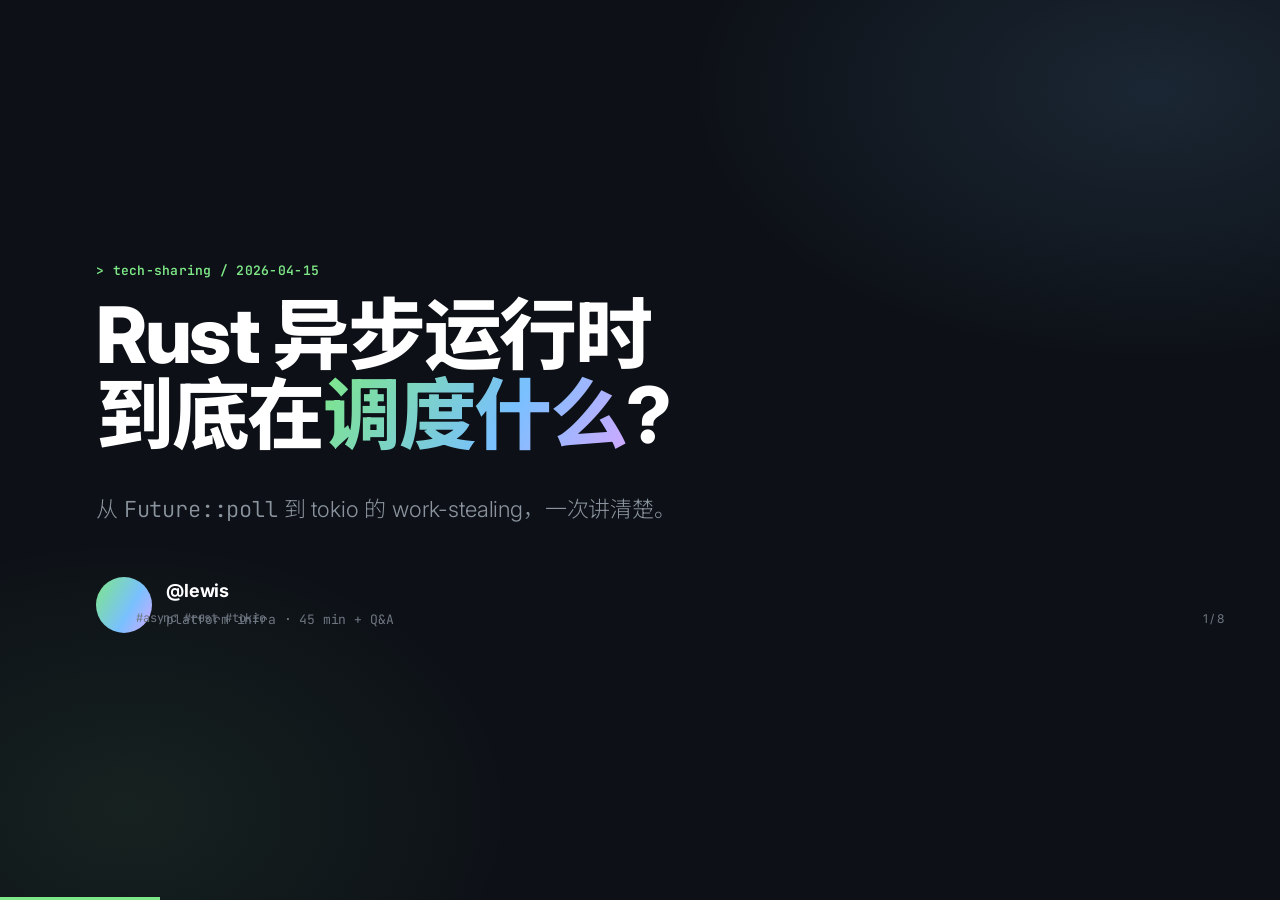
<file: .agents/skills/html-ppt/templates/full-decks/tech-sharing/index.html>
<!DOCTYPE html>
<html lang="zh-CN">
<head>
<meta charset="utf-8"><meta name="viewport" content="width=device-width,initial-scale=1">
<title>Rust 异步运行时内部机制 · Tech Sharing</title>
<link rel="stylesheet" href="../../../assets/fonts.css">
<link rel="stylesheet" href="../../../assets/base.css">
<link rel="stylesheet" href="../../../assets/animations/animations.css">
<link rel="stylesheet" href="style.css">
</head>
<body class="tpl-tech-sharing">
<div class="deck">

  <!-- 1. Cover -->
  <section class="slide" data-title="Cover">
    <p class="kicker">tech-sharing / 2026-04-15</p>
    <h1 class="h1 anim-fade-up" data-anim="fade-up">Rust 异步运行时<br>到底在<span style="background:var(--grad);-webkit-background-clip:text;background-clip:text;color:transparent">调度什么</span>?</h1>
    <p class="lede mt-m">从 <span class="mono">Future::poll</span> 到 tokio 的 work-stealing，一次讲清楚。</p>
    <div class="speaker"><div class="av"></div><div><b>@lewis</b><span>platform infra · 45 min + Q&amp;A</span></div></div>
    <div class="deck-footer"><span class="mono">#async #rust #tokio</span><span class="slide-number" data-current="1" data-total="8"></span></div>
  </section>

  <!-- 2. Agenda -->
  <section class="slide" data-title="Agenda">
    <p class="kicker">agenda.toml</p>
    <h2 class="h2">今天的路线图</h2>
    <div class="stack mt-l">
      <div class="agenda-row"><span class="num">01</span><span class="t">Context: 为什么需要 async</span><span class="d">~5min</span></div>
      <div class="agenda-row"><span class="num">02</span><span class="t">Deep dive 1: Future &amp; Waker</span><span class="d">~12min</span></div>
      <div class="agenda-row"><span class="num">03</span><span class="t">Deep dive 2: Tokio scheduler</span><span class="d">~15min</span></div>
      <div class="agenda-row"><span class="num">04</span><span class="t">Code: 手写一个 mini-runtime</span><span class="d">~8min</span></div>
      <div class="agenda-row"><span class="num">05</span><span class="t">Takeaways + Q&amp;A</span><span class="d">~5min</span></div>
    </div>
  </section>

  <!-- 3. Context -->
  <section class="slide" data-title="Context">
    <p class="kicker">// context</p>
    <h2 class="h2">问题：一个线程一个连接，<br>撑不住 10 万并发。</h2>
    <div class="grid g3 mt-l">
      <div class="card card-accent"><h4>Thread-per-conn</h4><p class="dim">每条连接一根 OS 线程，栈 2–8MB。10 万连接 = 几百 GB RAM。</p><span class="tag mt-s">❌ 不现实</span></div>
      <div class="card card-accent"><h4>Event loop (C)</h4><p class="dim">epoll/kqueue + 回调地狱。快，但写起来痛苦且容易出 bug。</p><span class="tag mt-s">😩 callback hell</span></div>
      <div class="card card-accent"><h4>Async / await</h4><p class="dim">看起来像同步代码，编译成状态机。一根线程跑几千任务。</p><span class="tag mt-s">✅ Rust 选这个</span></div>
    </div>
  </section>

  <!-- 4. Deep dive 1 -->
  <section class="slide" data-title="Deep Dive 1">
    <p class="kicker">deep-dive · 1 / 2</p>
    <h2 class="h2">Future 其实只有一个方法。</h2>
    <div class="grid g2 mt-l" style="align-items:start">
      <div>
        <p class="lede">编译器把 <span class="mono">async fn</span> 变成一个实现了 <span class="mono">Future</span> trait 的匿名状态机。运行时只做一件事：反复 <span class="mono">poll</span> 它，直到返回 <span class="mono">Ready</span>。</p>
        <div class="mt-l">
          <span class="tag">Pending</span> <span class="tag">Ready(T)</span> <span class="tag">Waker.wake()</span>
        </div>
      </div>
      <div class="terminal">
        <div class="bar"><span class="dot"></span><span class="dot"></span><span class="dot"></span><span>future.rs</span></div>
<pre><span class="kw">pub trait</span> <span class="fn">Future</span> {
    <span class="kw">type</span> Output;
    <span class="kw">fn</span> <span class="fn">poll</span>(
        <span class="kw">self</span>: Pin&lt;&amp;<span class="kw">mut Self</span>&gt;,
        cx: &amp;<span class="kw">mut</span> Context&lt;<span class="str">'_</span>&gt;,
    ) -&gt; Poll&lt;<span class="kw">Self</span>::Output&gt;;
}

<span class="cmt">// Poll::Pending   → 挂起，等 waker 唤醒</span>
<span class="cmt">// Poll::Ready(v)  → 完成，产出 v</span></pre>
      </div>
    </div>
  </section>

  <!-- 5. Deep dive 2 -->
  <section class="slide" data-title="Deep Dive 2">
    <p class="kicker">deep-dive · 2 / 2</p>
    <h2 class="h2">Tokio 是一个偷任务的小工。</h2>
    <div class="grid g2 mt-l" style="align-items:start">
      <div>
        <p class="lede">Multi-thread runtime = N 个 worker，每个 worker 有自己的本地队列。空闲的 worker 会去别人队列里"偷"任务。</p>
        <div class="stack mt-m">
          <div class="tag">✦ local queue · 256 slots</div>
          <div class="tag">✦ global injection queue</div>
          <div class="tag">✦ work-stealing @ 50% steal ratio</div>
          <div class="tag">✦ LIFO slot for cache locality</div>
        </div>
      </div>
      <div class="card" style="padding:32px">
        <h4 class="mono" style="color:var(--accent-2)">scheduler tick loop</h4>
        <div class="stack mt-m" style="font-family:'JetBrains Mono',monospace;font-size:14px;line-height:1.9;color:var(--text-2)">
          <div><span style="color:var(--accent)">1.</span> pop from LIFO slot</div>
          <div><span style="color:var(--accent)">2.</span> else pop from local queue</div>
          <div><span style="color:var(--accent)">3.</span> else drain global queue (every 61 ticks)</div>
          <div><span style="color:var(--accent)">4.</span> else steal from random victim</div>
          <div><span style="color:var(--accent)">5.</span> else park the thread</div>
        </div>
      </div>
    </div>
  </section>

  <!-- 6. Code example -->
  <section class="slide" data-title="Code">
    <p class="kicker">mini-runtime.rs · ~40 LOC</p>
    <h2 class="h2">手写一个最小 runtime。</h2>
    <div class="terminal mt-m">
      <div class="bar"><span class="dot"></span><span class="dot"></span><span class="dot"></span><span>src/main.rs</span></div>
<pre><span class="kw">use</span> std::collections::VecDeque;
<span class="kw">use</span> std::sync::{Arc, Mutex};
<span class="kw">use</span> std::task::{Context, Poll, Wake, Waker};

<span class="kw">struct</span> Task(Mutex&lt;Pin&lt;Box&lt;<span class="kw">dyn</span> Future&lt;Output = ()&gt; + Send&gt;&gt;&gt;);

<span class="kw">impl</span> Wake <span class="kw">for</span> Task {
    <span class="kw">fn</span> <span class="fn">wake</span>(<span class="kw">self</span>: Arc&lt;<span class="kw">Self</span>&gt;) { QUEUE.lock().unwrap().push_back(<span class="kw">self</span>); }
}

<span class="kw">fn</span> <span class="fn">block_on</span>&lt;F: Future&lt;Output = ()&gt; + Send + <span class="str">'static</span>&gt;(fut: F) {
    <span class="fn">spawn</span>(fut);
    <span class="kw">while let Some</span>(task) = QUEUE.lock().unwrap().pop_front() {
        <span class="kw">let</span> waker = Waker::from(task.clone());
        <span class="kw">let mut</span> cx = Context::from_waker(&amp;waker);
        <span class="kw">let mut</span> fut = task.<span class="num">0</span>.lock().unwrap();
        <span class="kw">let</span> _ = fut.as_mut().<span class="fn">poll</span>(&amp;<span class="kw">mut</span> cx); <span class="cmt">// 就是这一行</span>
    }
}</pre>
    </div>
  </section>

  <!-- 7. Takeaways -->
  <section class="slide" data-title="Takeaways">
    <p class="kicker">// takeaways</p>
    <h2 class="h2">三件事带回去。</h2>
    <div class="grid g3 mt-l">
      <div class="card card-accent"><h4>1 · async 是零成本抽象</h4><p class="dim">编译成状态机，没有运行时虚表，没有 GC。</p></div>
      <div class="card card-accent"><h4>2 · Waker 是脉搏</h4><p class="dim">Future 不主动做事，运行时靠 waker 决定"什么时候再 poll"。</p></div>
      <div class="card card-accent"><h4>3 · 别在 async 里阻塞</h4><p class="dim">一行 <span class="mono">std::fs::read</span> 能让整个 worker 停摆。用 <span class="mono">spawn_blocking</span>。</p></div>
    </div>
    <p class="lede mt-l">延伸阅读：<span class="mono">tokio.rs/blog/2019-10-scheduler</span> · <span class="mono">rust-lang.github.io/async-book</span></p>
  </section>

  <!-- 8. Q&A -->
  <section class="slide center tc" data-title="Q and A">
    <div>
      <div class="mono" style="font-size:120px;color:var(--accent);font-weight:800;letter-spacing:-.04em">?</div>
      <h2 class="h2">Questions?</h2>
      <p class="lede" style="margin:14px auto">github.com/lewis · @lewis on slack</p>
      <div class="row mt-l" style="justify-content:center">
        <span class="tag">slides: git.co/rt-deck</span>
        <span class="tag">code: git.co/mini-rt</span>
      </div>
    </div>
  </section>

</div>
<script src="../../../assets/runtime.js"></script>
</body></html>
</file>
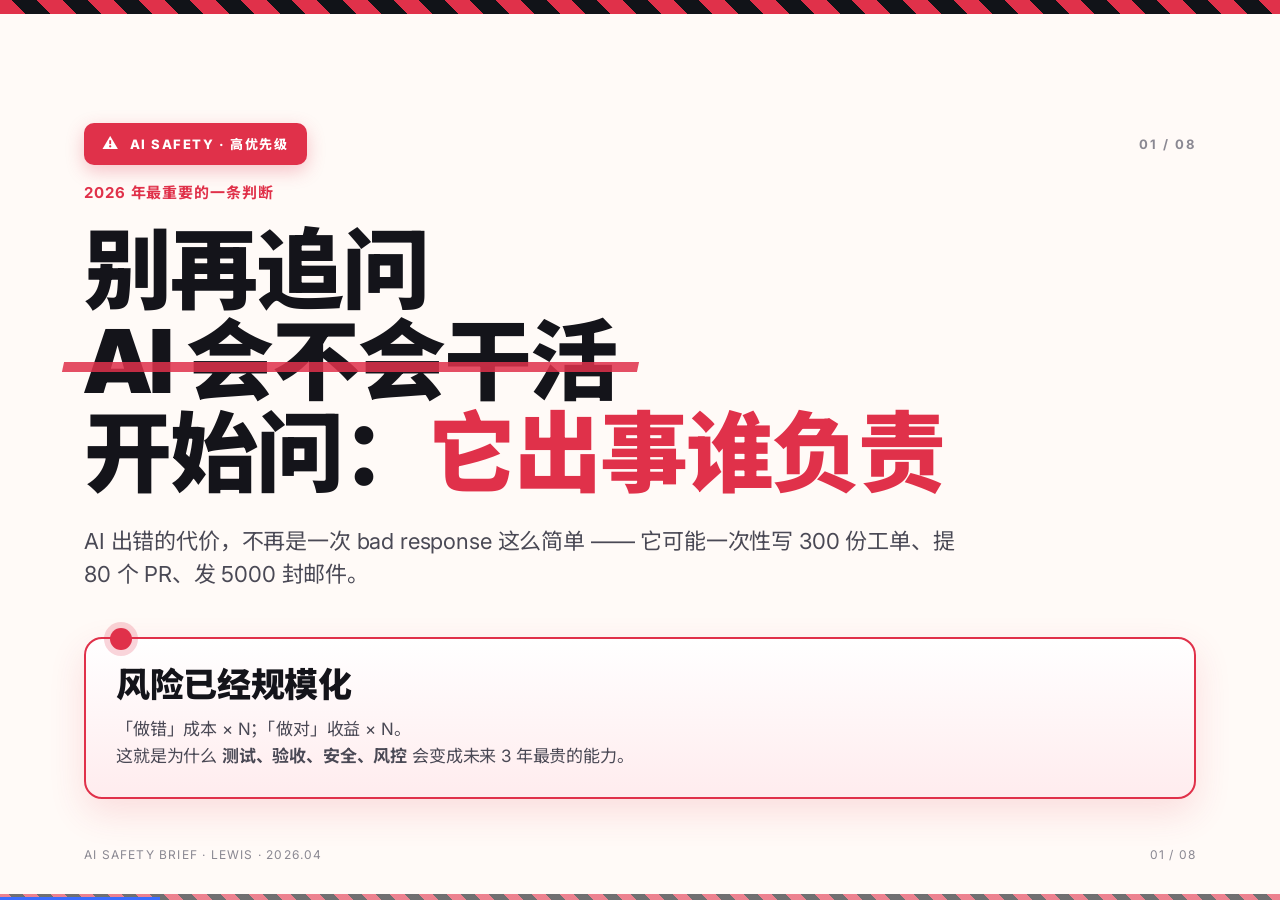
<file: .agents/skills/html-ppt/templates/full-decks/testing-safety-alert/index.html>
<!DOCTYPE html>
<html lang="zh-CN">
<head>
<meta charset="UTF-8">
<meta name="viewport" content="width=device-width, initial-scale=1">
<title>Testing Safety Alert</title>
<link rel="stylesheet" href="../../../assets/fonts.css">
<link rel="stylesheet" href="../../../assets/base.css">
<link rel="stylesheet" href="style.css">
</head>
<body class="tpl-testing-safety-alert">
<div class="deck">

  <!-- 1. COVER -->
  <section class="slide is-active">
    <div class="ts-stripe"></div>
    <div class="ts-chrome"><span class="ts-alert-tag">ai safety · 高优先级</span><span class="ts-page">01 / 08</span></div>
    <div class="ts-kicker">2026 年最重要的一条判断</div>
    <h1 class="ts-h1">别再追问<br><span class="strike">AI 会不会干活</span><br>开始问：<span class="red">它出事谁负责</span></h1>
    <p class="ts-sub">AI 出错的代价，不再是一次 bad response 这么简单 —— 它可能一次性写 300 份工单、提 80 个 PR、发 5000 封邮件。</p>
    <div class="ts-alert-box">
      <h3>风险已经规模化</h3>
      <p>「做错」成本 × N；「做对」收益 × N。<br>这就是为什么 <b>测试、验收、安全、风控</b> 会变成未来 3 年最贵的能力。</p>
    </div>
    <div class="ts-stripe-b"></div>
    <div class="ts-footer"><span>AI SAFETY BRIEF · LEWIS · 2026.04</span><span>01 / 08</span></div>
  </section>

  <!-- 2. SECTION -->
  <section class="slide">
    <div class="ts-stripe"></div>
    <div class="ts-chrome"><span class="ts-alert-tag amber">section · risk 分级</span><span class="ts-page">02 / 08</span></div>
    <div style="margin:auto 0">
      <div class="ts-kicker">Chapter One</div>
      <h1 class="ts-h1" style="font-size:130px">先分 <span class="red">等级</span></h1>
      <p class="ts-sub" style="font-size:28px">不是所有 AI 行为都同等危险。<br>先把「可撤销」和「不可撤销」分开，再谈流程。</p>
    </div>
    <div class="ts-stripe-b"></div>
    <div class="ts-footer"><span>section · level taxonomy</span><span>02 / 08</span></div>
  </section>

  <!-- 3. CONTENT risk levels -->
  <section class="slide">
    <div class="ts-stripe"></div>
    <div class="ts-chrome"><span class="ts-alert-tag">风险分级 · 3 levels</span><span class="ts-page">03 / 08</span></div>
    <h2 class="ts-h2">三档风险，三种处理</h2>
    <div class="ts-grid-3">
      <div class="ts-card" style="border-top:4px solid var(--ts-green)"><div class="lbl">L1 · 绿色</div><h4>可撤销</h4><p>写 draft、生成图片、起草文档。<br>错了 Ctrl+Z，零代价。<br><b style="color:var(--ts-green)">策略：放开跑</b></p></div>
      <div class="ts-card" style="border-top:4px solid var(--ts-amber)"><div class="lbl">L2 · 琥珀</div><h4>半可撤销</h4><p>发 draft 邮件、提 PR、改 staging 数据。<br>错了要道歉 / 回滚。<br><b style="color:var(--ts-amber)">策略：人工复核</b></p></div>
      <div class="ts-card" style="border-top:4px solid var(--ts-red)"><div class="lbl">L3 · 红色</div><h4>不可撤销</h4><p>发真实邮件、付款、删库、删 prod 数据。<br>错了就真错了。<br><b style="color:var(--ts-red)">策略：硬卡 + 双人审</b></p></div>
    </div>
    <div class="ts-alert-box amber">
      <h3>绝不要让 agent 自己升级</h3>
      <p>L1 的任务不能自己变成 L2。授权必须是显式的、可撤销的、带过期时间的。</p>
    </div>
    <div class="ts-stripe-b"></div>
    <div class="ts-footer"><span>risk · 3 levels</span><span>03 / 08</span></div>
  </section>

  <!-- 4. CODE -->
  <section class="slide">
    <div class="ts-stripe"></div>
    <div class="ts-chrome"><span class="ts-alert-tag">policy as code</span><span class="ts-page">04 / 08</span></div>
    <div class="ts-kicker">别用文档管规则 · 用代码管规则</div>
    <h2 class="ts-h2">三十行 YAML，<br><span class="ts-highlight-red">红线硬卡</span></h2>
    <pre class="ts-codebox"><span class="cm"># safety-policy.yaml · compiled → runtime guard</span>
<span class="kw">level_1_allow</span>:
  - tools: [<span class="st">write_draft</span>, <span class="st">generate_image</span>, <span class="st">read_docs</span>]

<span class="kw">level_2_require_review</span>:
  - tools: [<span class="st">send_email_draft</span>, <span class="st">open_pr</span>, <span class="st">write_staging_db</span>]
    reviewer: <span class="st">human</span>

<span class="kw">level_3_hard_block</span>:
  - tools: [<span class="st">send_real_email</span>, <span class="st">transfer_money</span>, <span class="st">delete_prod</span>]
    unless: <span class="st">two_human_sign_off AND within_24h</span>

<span class="bad">forbidden_always</span>:
  - <span class="bad">"r&#109; &#45;rf /"</span>
  - <span class="bad">"dr&#111;p table"</span>
  - <span class="bad">"force push &#111;rigin main"</span></pre>
    <div class="ts-stripe-b"></div>
    <div class="ts-footer"><span>policy · yaml-as-guard</span><span>04 / 08</span></div>
  </section>

  <!-- 5. CHART -->
  <section class="slide">
    <div class="ts-stripe"></div>
    <div class="ts-chrome"><span class="ts-alert-tag amber">incident report · q1</span><span class="ts-page">05 / 08</span></div>
    <h2 class="ts-h2">我们 Q1 的 <span class="red">12 起 AI 事故</span></h2>
    <p class="ts-sub">幸好全部捕获在 staging。但每一起都能上生产。</p>
    <svg viewBox="0 0 1040 360" style="width:100%;max-width:1040px;margin-top:18px" xmlns="http://www.w3.org/2000/svg">
      <g font-family="Inter,sans-serif" font-size="14" fill="#4a4955">
        <line x1="70" y1="320" x2="1000" y2="320" stroke="#eaecf3" stroke-width="2"/>
        <!-- month columns: Jan Feb Mar, L1/L2/L3 stacked -->
        <g transform="translate(120,0)">
          <rect x="0" y="220" width="60" height="100" fill="#067647"/>
          <rect x="0" y="160" width="60" height="60" fill="#d97706"/>
          <rect x="0" y="130" width="60" height="30" fill="#e0314a"/>
          <text x="30" y="345" text-anchor="middle" font-weight="700">Jan</text>
          <text x="30" y="120" text-anchor="middle" font-weight="800" fill="#14141a">5</text>
        </g>
        <g transform="translate(320,0)">
          <rect x="0" y="240" width="60" height="80" fill="#067647"/>
          <rect x="0" y="200" width="60" height="40" fill="#d97706"/>
          <rect x="0" y="180" width="60" height="20" fill="#e0314a"/>
          <text x="30" y="345" text-anchor="middle" font-weight="700">Feb</text>
          <text x="30" y="170" text-anchor="middle" font-weight="800" fill="#14141a">3</text>
        </g>
        <g transform="translate(520,0)">
          <rect x="0" y="250" width="60" height="70" fill="#067647"/>
          <rect x="0" y="220" width="60" height="30" fill="#d97706"/>
          <rect x="0" y="210" width="60" height="10" fill="#e0314a"/>
          <text x="30" y="345" text-anchor="middle" font-weight="700">Mar</text>
          <text x="30" y="200" text-anchor="middle" font-weight="800" fill="#14141a">4</text>
        </g>
        <!-- legend -->
        <g transform="translate(720,60)">
          <rect x="0" y="0" width="16" height="16" fill="#e0314a"/><text x="24" y="13" font-weight="700">L3 不可撤销 (3)</text>
          <rect x="0" y="26" width="16" height="16" fill="#d97706"/><text x="24" y="39" font-weight="700">L2 需复核 (4)</text>
          <rect x="0" y="52" width="16" height="16" fill="#067647"/><text x="24" y="65" font-weight="700">L1 可恢复 (5)</text>
          <text x="0" y="100" font-size="13" fill="#8a8892">全部被 safety-policy 在 runtime 拦下，</text>
          <text x="0" y="118" font-size="13" fill="#8a8892">未进 prod。但 3 起 L3 非常惊险。</text>
        </g>
      </g>
    </svg>
    <div class="ts-stripe-b"></div>
    <div class="ts-footer"><span>incident · q1 summary</span><span>05 / 08</span></div>
  </section>

  <!-- 6. CHECKLIST -->
  <section class="slide">
    <div class="ts-stripe"></div>
    <div class="ts-chrome"><span class="ts-alert-tag green">red-team checklist</span><span class="ts-page">06 / 08</span></div>
    <h2 class="ts-h2">上线前 <span class="red">必过 7 道题</span></h2>
    <div class="ts-checklist">
      <div class="ts-check ok"><div class="box">✓</div><div class="txt">它能删除东西吗？有人类 review 吗？能 60 秒内回滚吗？</div></div>
      <div class="ts-check ok"><div class="box">✓</div><div class="txt">它的 prompt 注入能让它越权吗？（跑过红队提示词）</div></div>
      <div class="ts-check"><div class="box">!</div><div class="txt">它处理 PII 吗？日志里是不是也有 PII？</div></div>
      <div class="ts-check ok"><div class="box">✓</div><div class="txt">上下游失败时，它会不会开始乱改其他资源？</div></div>
      <div class="ts-check"><div class="box">!</div><div class="txt">并发 100 个 agent 一起跑会不会死锁？</div></div>
      <div class="ts-check ok"><div class="box">✓</div><div class="txt">错了能不能 <b>立刻</b> 停？（kill switch 能 2 秒内生效吗）</div></div>
      <div class="ts-check"><div class="box">!</div><div class="txt">出事时有没有人值班？值班手册有没有 agent 专属章节？</div></div>
    </div>
    <div class="ts-stripe-b"></div>
    <div class="ts-footer"><span>checklist · pre-launch</span><span>06 / 08</span></div>
  </section>

  <!-- 7. CTA -->
  <section class="slide">
    <div class="ts-stripe"></div>
    <div class="ts-chrome"><span class="ts-alert-tag green">今晚就能动</span><span class="ts-page">07 / 08</span></div>
    <h2 class="ts-h2">今晚先做 <span class="ts-highlight-red">三件事</span></h2>
    <div class="ts-grid-3">
      <div class="ts-card"><div class="lbl">1 · 分级</div><h4>给你的 agent<br>写 L1/L2/L3</h4><p>把所有工具列出来，标上等级。不标的一律按 L3。</p></div>
      <div class="ts-card"><div class="lbl">2 · 写 policy</div><h4>policy.yaml<br>接 runtime</h4><p>不要信 prompt 里的 "be careful"，要信执行层的硬卡。</p></div>
      <div class="ts-card"><div class="lbl">3 · kill switch</div><h4>红按钮<br>能在 2 秒内停</h4><p>CTO / on-call 都得知道怎么按。演练一次。</p></div>
    </div>
    <div class="ts-alert-box green">
      <h3>真正的安全不是 prompt，是流程</h3>
      <p>prompt 会被注入，流程不会。—— 把保护放在不可被说服的一层。</p>
    </div>
    <div class="ts-stripe-b"></div>
    <div class="ts-footer"><span>cta · tonight</span><span>07 / 08</span></div>
  </section>

  <!-- 8. THANKS -->
  <section class="slide">
    <div class="ts-stripe"></div>
    <div class="ts-chrome"><span class="ts-alert-tag amber">please stay safe</span><span class="ts-page">08 / 08</span></div>
    <div style="margin:auto 0">
      <div class="ts-kicker">end of brief</div>
      <h1 class="ts-h1" style="font-size:140px">谢谢 <span class="red">·</span> thanks</h1>
      <p class="ts-sub" style="font-size:24px">policy.yaml 模板、红队 prompt 清单、事故复盘模板 —— 评论区扣「安全」。</p>
    </div>
    <div class="ts-stripe-b"></div>
    <div class="ts-footer"><span>end of brief</span><span>08 / 08</span></div>
  </section>

</div>
<script src="../../../assets/runtime.js"></script>
</body>
</html>
</file>
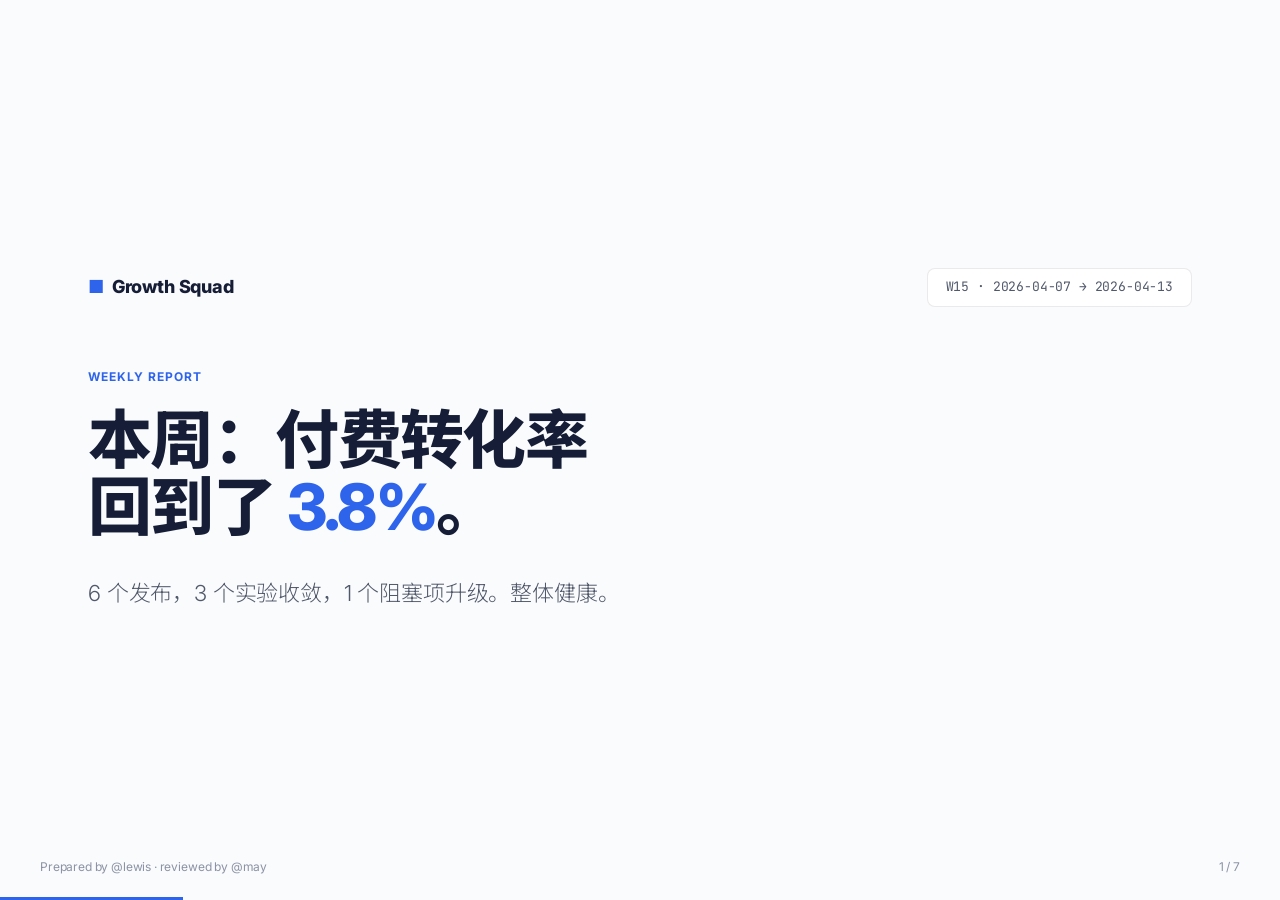
<file: .agents/skills/html-ppt/templates/full-decks/weekly-report/index.html>
<!DOCTYPE html>
<html lang="zh-CN">
<head>
<meta charset="utf-8"><meta name="viewport" content="width=device-width,initial-scale=1">
<title>Growth Squad · Weekly W15</title>
<link rel="stylesheet" href="../../../assets/fonts.css">
<link rel="stylesheet" href="../../../assets/base.css">
<link rel="stylesheet" href="../../../assets/animations/animations.css">
<link rel="stylesheet" href="style.css">
</head>
<body class="tpl-weekly-report">
<div class="deck">

  <!-- 1. Cover -->
  <section class="slide" data-title="Cover">
    <div class="cover-head">
      <div class="logo">Growth Squad</div>
      <div class="week-chip">W15 · 2026-04-07 → 2026-04-13</div>
    </div>
    <p class="kicker">WEEKLY REPORT</p>
    <h1 class="h1 mt-s">本周：付费转化率<br>回到了 <span style="color:var(--accent)">3.8%</span>。</h1>
    <p class="lede mt-m">6 个发布，3 个实验收敛，1 个阻塞项升级。整体健康。</p>
    <div class="deck-footer"><span>Prepared by @lewis · reviewed by @may</span><span class="slide-number" data-current="1" data-total="7"></span></div>
  </section>

  <!-- 2. KPI -->
  <section class="slide" data-title="KPIs">
    <p class="kicker">HIGHLIGHTS · KPIs</p>
    <h2 class="h2">本周核心指标</h2>
    <div class="grid g4 mt-l">
      <div class="kpi good"><div class="label">Paid conv.</div><div class="value">3.82%</div><div class="delta up">▲ +0.4 pts WoW</div></div>
      <div class="kpi good"><div class="label">MRR</div><div class="value">$148k</div><div class="delta up">▲ +6.1%</div></div>
      <div class="kpi"><div class="label">Signups</div><div class="value">12,430</div><div class="delta flat">— +0.3%</div></div>
      <div class="kpi bad"><div class="label">D7 retention</div><div class="value">41%</div><div class="delta down">▼ -1.8 pts</div></div>
      <div class="kpi good"><div class="label">NPS</div><div class="value">64</div><div class="delta up">▲ +3</div></div>
      <div class="kpi"><div class="label">Support tickets</div><div class="value">318</div><div class="delta flat">— -12</div></div>
      <div class="kpi warn"><div class="label">p95 latency</div><div class="value">412ms</div><div class="delta down">▼ +38ms</div></div>
      <div class="kpi good"><div class="label">Deploys</div><div class="value">37</div><div class="delta up">▲ +9</div></div>
    </div>
  </section>

  <!-- 3. Shipped -->
  <section class="slide" data-title="Shipped">
    <p class="kicker">SHIPPED THIS WEEK · 6 items</p>
    <h2 class="h2">Shipped</h2>
    <div class="mt-l" style="max-width:980px">
      <div class="ship-item"><span class="tag feat">FEAT</span><div><b>New onboarding checklist v3</b><p class="dim" style="font-size:13px;margin:2px 0 0">4-step checklist replaces the old 7-step modal. A/B won +18% activation.</p></div><span class="owner">@may</span></div>
      <div class="ship-item"><span class="tag feat">FEAT</span><div><b>Stripe Tax auto-filing</b><p class="dim" style="font-size:13px;margin:2px 0 0">Quarterly filings now handled for 12 US states via Stripe Tax API.</p></div><span class="owner">@raj</span></div>
      <div class="ship-item"><span class="tag exp">EXP</span><div><b>Pricing page hero test</b><p class="dim" style="font-size:13px;margin:2px 0 0">"From $29" vs "Free trial" headline. Free-trial wins +22% click-through.</p></div><span class="owner">@lewis</span></div>
      <div class="ship-item"><span class="tag fix">FIX</span><div><b>Edge case in SSO redirect</b><p class="dim" style="font-size:13px;margin:2px 0 0">Google Workspace users with custom domains now land on the correct workspace.</p></div><span class="owner">@eli</span></div>
      <div class="ship-item"><span class="tag infra">INFRA</span><div><b>Postgres 16 upgrade</b><p class="dim" style="font-size:13px;margin:2px 0 0">Zero-downtime migration. Query p50 down 14%, p95 down 9%.</p></div><span class="owner">@raj</span></div>
      <div class="ship-item"><span class="tag feat">FEAT</span><div><b>Referral rewards v1</b><p class="dim" style="font-size:13px;margin:2px 0 0">Both sides get 1 month free. Dashboard + email flow live behind flag.</p></div><span class="owner">@may</span></div>
    </div>
  </section>

  <!-- 4. Metrics chart -->
  <section class="slide" data-title="Metrics">
    <p class="kicker">METRIC DEEP-DIVE</p>
    <h2 class="h2">Paid conversion, last 8 weeks</h2>
    <div class="chart mt-l">
      <div class="row" style="justify-content:space-between"><h4>Paid conv. rate · weekly</h4><span class="pill" style="background:var(--surface-2);color:var(--text-2)">target: 4.0%</span></div>
      <div class="chart-bars">
        <div class="col"><div class="b" data-v="3.1%" style="height:58%"></div><div class="lbl">W08</div></div>
        <div class="col"><div class="b" data-v="3.3%" style="height:64%"></div><div class="lbl">W09</div></div>
        <div class="col"><div class="b" data-v="3.5%" style="height:72%"></div><div class="lbl">W10</div></div>
        <div class="col"><div class="b" data-v="3.6%" style="height:75%"></div><div class="lbl">W11</div></div>
        <div class="col"><div class="b" data-v="3.4%" style="height:68%"></div><div class="lbl">W12</div></div>
        <div class="col"><div class="b" data-v="3.0%" style="height:55%"></div><div class="lbl">W13</div></div>
        <div class="col"><div class="b" data-v="3.4%" style="height:68%"></div><div class="lbl">W14</div></div>
        <div class="col"><div class="b" data-v="3.8%" style="height:88%"></div><div class="lbl">W15</div></div>
      </div>
      <p class="dim mt-m" style="font-size:13px;margin-top:36px">Drop in W13 tracked to a broken Stripe webhook (fixed W14). Rebound in W15 is driven by the new onboarding checklist.</p>
    </div>
  </section>

  <!-- 5. Blockers -->
  <section class="slide" data-title="Blockers">
    <p class="kicker">BLOCKERS · 3 items</p>
    <h2 class="h2">Needs attention</h2>
    <div class="mt-l" style="max-width:900px">
      <div class="blocker">
        <h4>p95 latency regressed to 412ms (+38ms)</h4>
        <p>Traced to the new recommender service under load. Adding caching layer + connection pooling.</p>
        <div class="meta">owner: @raj · ETA: W16 Wed · severity: medium</div>
      </div>
      <div class="blocker">
        <h4>Apple Pay disabled in EU for 3 days</h4>
        <p>Stripe credential rotation wasn't synced to the EU account. Fixed, but cost ~$4.2k in lost checkouts.</p>
        <div class="meta">owner: @eli · severity: high · postmortem in progress</div>
      </div>
      <div class="blocker">
        <h4>D7 retention down 1.8 points</h4>
        <p>Cohort analysis shows it's isolated to the free-trial pricing test. Need to decide: kill test, or push through W16.</p>
        <div class="meta">owner: @lewis · needs decision from @may by Monday</div>
      </div>
    </div>
  </section>

  <!-- 6. Next week -->
  <section class="slide" data-title="Next Week">
    <p class="kicker">NEXT WEEK · W16 plan</p>
    <h2 class="h2">下周重点</h2>
    <div class="mt-l" style="max-width:960px">
      <div class="next-row"><div class="owner">@raj</div><div class="task"><b>Ship recommender cache layer</b><span>blocker · must land Wed</span></div></div>
      <div class="next-row"><div class="owner">@may</div><div class="task"><b>Referral rewards · flag rollout to 100%</b><span>milestone · targets +3% WoW signups</span></div></div>
      <div class="next-row"><div class="owner">@lewis</div><div class="task"><b>Pricing test: decision doc + readout</b><span>deadline Mon noon</span></div></div>
      <div class="next-row"><div class="owner">@eli</div><div class="task"><b>Apple Pay postmortem + runbook update</b><span>include in W16 eng review</span></div></div>
      <div class="next-row"><div class="owner">squad</div><div class="task"><b>Q2 OKR planning offsite</b><span>Thu 2–5pm · async pre-reads Wed</span></div></div>
    </div>
  </section>

  <!-- 7. Thanks -->
  <section class="slide center tc" data-title="Thanks">
    <div>
      <p class="kicker">FIN · week 15</p>
      <h1 class="h1" style="font-size:100px">Thanks, team 🫶</h1>
      <p class="lede" style="margin:16px auto">Solid week. Rebound earned, not luck.</p>
      <div class="row mt-l" style="justify-content:center;gap:16px">
        <span class="week-chip">Next report: Mon W16</span>
        <span class="week-chip">questions → #growth-squad</span>
      </div>
    </div>
  </section>

</div>
<script src="../../../assets/runtime.js"></script>
</body></html>
</file>
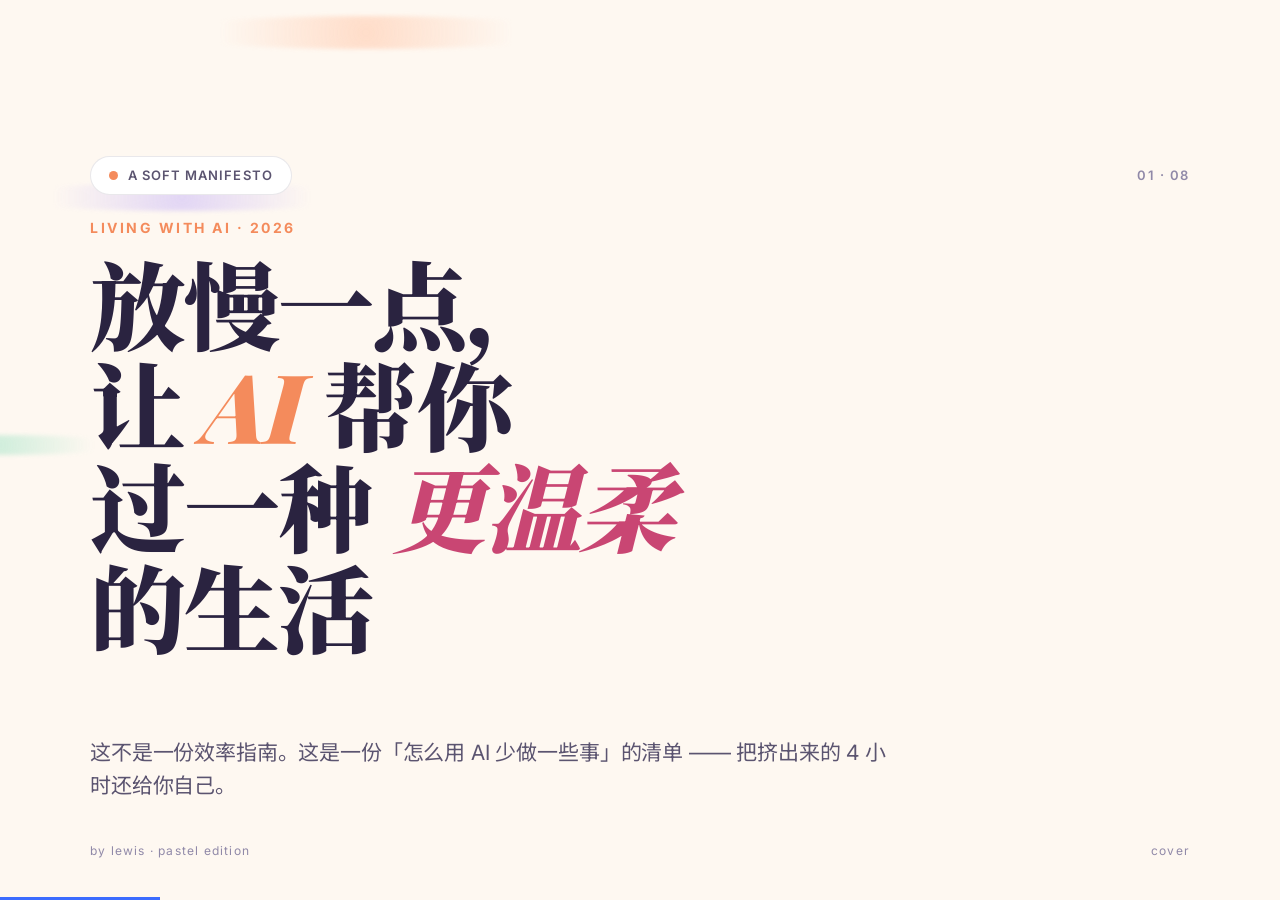
<file: .agents/skills/html-ppt/templates/full-decks/xhs-pastel-card/index.html>
<!DOCTYPE html>
<html lang="zh-CN">
<head>
<meta charset="UTF-8">
<meta name="viewport" content="width=device-width, initial-scale=1">
<title>XHS Pastel Card</title>
<link rel="stylesheet" href="../../../assets/fonts.css">
<link rel="stylesheet" href="../../../assets/base.css">
<link rel="stylesheet" href="style.css">
</head>
<body class="tpl-xhs-pastel-card">
<div class="deck">

  <!-- 1. COVER -->
  <section class="slide is-active">
    <div class="xp-blob b1"></div>
    <div class="xp-blob b2"></div>
    <div class="xp-blob b3"></div>
    <div class="xp-topbar"><div class="xp-chip">A soft manifesto</div><div class="xp-page">01 · 08</div></div>
    <div class="xp-kicker">Living With AI · 2026</div>
    <h1 class="xp-h1">放慢一点，<br>让 <em>AI</em> 帮你<br>过一种 <span class="rose">更温柔</span><br>的生活</h1>
    <div class="xp-divider"></div>
    <p class="xp-sub">这不是一份效率指南。这是一份「怎么用 AI 少做一些事」的清单 —— 把挤出来的 4 小时还给你自己。</p>
    <div class="xp-footer"><span>by lewis · pastel edition</span><span>cover</span></div>
  </section>

  <!-- 2. SECTION -->
  <section class="slide">
    <div class="xp-blob b2"></div>
    <div class="xp-blob b3"></div>
    <div class="xp-topbar"><div class="xp-chip mint">Chapter one</div><div class="xp-page">02 · 08</div></div>
    <div style="margin:auto 0">
      <div class="xp-kicker">先问自己</div>
      <h1 class="xp-h1" style="font-size:120px">什么事<br>是你 <span class="mint">其实不想做</span> 的？</h1>
      <p class="xp-sub">不是「不得不做」，是「做的时候灵魂在叹气」。</p>
    </div>
    <div class="xp-footer"><span>section · chapter 1</span><span>02 · 08</span></div>
  </section>

  <!-- 3. CONTENT 2x2 pastel cards -->
  <section class="slide">
    <div class="xp-blob b1"></div>
    <div class="xp-topbar"><div class="xp-chip rose">Four little escapes</div><div class="xp-page">03 · 08</div></div>
    <h2 class="xp-h2">四件可以<br>完全交给 <em>AI</em> 的小事</h2>
    <div class="xp-grid-2">
      <div class="xp-card peach"><div class="xp-num">01</div><h4>回复那种「收到」邮件</h4><p>它们不需要你思考。让 AI 按你的语气自动处理，一周省 40 分钟。</p></div>
      <div class="xp-card mint"><div class="xp-num">02</div><h4>订餐厅、改签、查路线</h4><p>一句话外包出去。你只负责选最后选项，不负责翻十个 app。</p></div>
      <div class="xp-card sky"><div class="xp-num">03</div><h4>把会议录音变成行动项</h4><p>录音 → 摘要 → todo 一键完成。你只需要确认和签字。</p></div>
      <div class="xp-card lilac"><div class="xp-num">04</div><h4>整理上周拍的 300 张照片</h4><p>按事件分类、挑 10 张精选、写图说。整理档案这件事终于被自动化了。</p></div>
    </div>
    <div class="xp-footer"><span>content · 2x2</span><span>03 · 08</span></div>
  </section>

  <!-- 4. QUOTE -->
  <section class="slide">
    <div class="xp-blob b3"></div>
    <div class="xp-blob b2"></div>
    <div class="xp-topbar"><div class="xp-chip lilac">A small pause</div><div class="xp-page">04 · 08</div></div>
    <div class="xp-hero-card">
      <p class="xp-quote">效率工具的终点，不是<em> 做更多</em>，<br>而是 <em>有资格做更少</em>。</p>
      <div class="xp-divider"></div>
      <p class="xp-sub">当你把「收到」邮件、订餐、行程、照片整理都交出去，你才会惊讶地发现 —— 原来一周有 4 个小时是空的。</p>
    </div>
    <div class="xp-footer"><span>quote</span><span>04 · 08</span></div>
  </section>

  <!-- 5. CODE / PROMPT -->
  <section class="slide">
    <div class="xp-blob b1"></div>
    <div class="xp-topbar"><div class="xp-chip">My auto-reply prompt</div><div class="xp-page">05 · 08</div></div>
    <h2 class="xp-h2">把「<em>收到邮件</em>」<br>自动化的 <span class="rose">一段 prompt</span></h2>
    <pre class="xp-codebox"><span class="cm"># auto-reply skill</span>
<span class="kw">when</span> email matches <span class="st">"收到 / 好的 / 确认 / 收到谢谢"</span>:
  reply:
    tone: <span class="st">"温柔，简短，不要太商业"</span>
    max_lines: <span class="hl">2</span>
    sign_with: <span class="st">"— Lewis"</span>

<span class="kw">always_skip</span>:
  - from: [<span class="st">"家人"</span>, <span class="st">"伴侣"</span>, <span class="st">"亲密朋友"</span>]
  - contains: [<span class="st">"紧急"</span>, <span class="st">"合同"</span>, <span class="st">"付款"</span>]

<span class="cm"># 一周省 38 分钟，测过</span></pre>
    <div class="xp-footer"><span>content · prompt</span><span>05 · 08</span></div>
  </section>

  <!-- 6. CHART — time donut -->
  <section class="slide">
    <div class="xp-blob b2"></div>
    <div class="xp-topbar"><div class="xp-chip mint">Your week, rebuilt</div><div class="xp-page">06 · 08</div></div>
    <h2 class="xp-h2">一周 4 小时 <span class="mint">还给自己</span></h2>
    <div style="display:flex;align-items:center;gap:60px;margin-top:30px">
      <svg viewBox="0 0 260 260" style="width:300px;flex-shrink:0">
        <circle cx="130" cy="130" r="100" fill="none" stroke="#fef0e4" stroke-width="40"/>
        <!-- email 12% -->
        <circle cx="130" cy="130" r="100" fill="none" stroke="#f48b5c" stroke-width="40" stroke-dasharray="75 628" stroke-dashoffset="0" transform="rotate(-90 130 130)"/>
        <!-- logistics 18% -->
        <circle cx="130" cy="130" r="100" fill="none" stroke="#2e9d70" stroke-width="40" stroke-dasharray="113 628" stroke-dashoffset="-75" transform="rotate(-90 130 130)"/>
        <!-- meetings 14% -->
        <circle cx="130" cy="130" r="100" fill="none" stroke="#4e7ed6" stroke-width="40" stroke-dasharray="88 628" stroke-dashoffset="-188" transform="rotate(-90 130 130)"/>
        <!-- photos 6% -->
        <circle cx="130" cy="130" r="100" fill="none" stroke="#7b5dc4" stroke-width="40" stroke-dasharray="38 628" stroke-dashoffset="-276" transform="rotate(-90 130 130)"/>
        <text x="130" y="130" text-anchor="middle" font-family="Playfair Display" font-size="44" font-weight="900" fill="#2a2340">4h</text>
        <text x="130" y="156" text-anchor="middle" font-family="Inter" font-size="12" fill="#9089a8">per week saved</text>
      </svg>
      <div style="flex:1">
        <div class="xp-grid-2" style="grid-template-columns:1fr;gap:12px;margin-top:0">
          <div class="xp-card peach" style="padding:14px 20px;display:flex;align-items:center;gap:14px"><div style="width:14px;height:14px;border-radius:50%;background:var(--xp-peach-d)"></div><div><h4 style="margin:0;font-size:17px">48 min · 邮件</h4></div></div>
          <div class="xp-card mint" style="padding:14px 20px;display:flex;align-items:center;gap:14px"><div style="width:14px;height:14px;border-radius:50%;background:var(--xp-mint-d)"></div><div><h4 style="margin:0;font-size:17px">72 min · 订/改/查</h4></div></div>
          <div class="xp-card sky" style="padding:14px 20px;display:flex;align-items:center;gap:14px"><div style="width:14px;height:14px;border-radius:50%;background:var(--xp-sky-d)"></div><div><h4 style="margin:0;font-size:17px">56 min · 会议摘要</h4></div></div>
          <div class="xp-card lilac" style="padding:14px 20px;display:flex;align-items:center;gap:14px"><div style="width:14px;height:14px;border-radius:50%;background:var(--xp-lilac-d)"></div><div><h4 style="margin:0;font-size:17px">24 min · 照片整理</h4></div></div>
        </div>
      </div>
    </div>
    <div class="xp-footer"><span>chart · donut</span><span>06 · 08</span></div>
  </section>

  <!-- 7. CTA -->
  <section class="slide">
    <div class="xp-blob b1"></div>
    <div class="xp-blob b3"></div>
    <div class="xp-topbar"><div class="xp-chip rose">This weekend</div><div class="xp-page">07 · 08</div></div>
    <h2 class="xp-h2">这周末，<br>先给自己 <em>放一个小假</em></h2>
    <div class="xp-grid-3">
      <div class="xp-card lemon"><div class="xp-num">☕</div><h4>Saturday morning</h4><p>挑一个你最烦的小事，写 prompt，让它从此不再烦你。</p></div>
      <div class="xp-card peach"><div class="xp-num">🌸</div><h4>Saturday afternoon</h4><p>去散步。什么都不带。AI 在家帮你看着消息。</p></div>
      <div class="xp-card sky"><div class="xp-num">🌙</div><h4>Sunday night</h4><p>复盘：哪 4 小时是真的空的？下周继续。</p></div>
    </div>
    <div class="xp-footer"><span>cta</span><span>07 · 08</span></div>
  </section>

  <!-- 8. THANKS -->
  <section class="slide">
    <div class="xp-blob b2"></div>
    <div style="margin:auto 0;text-align:center">
      <div class="xp-kicker" style="text-align:center">thanks for reading</div>
      <h1 class="xp-h1" style="font-size:160px;text-align:center">谢谢 <em>·</em> thanks</h1>
      <div class="xp-divider" style="margin:24px auto"></div>
      <p class="xp-sub" style="margin:0 auto">如果你也想过更温柔的一周，评论区跟我说说你打算把哪一件事先交出去 ♡</p>
    </div>
    <div class="xp-footer"><span>end</span><span>08 · 08</span></div>
  </section>

</div>
<script src="../../../assets/runtime.js"></script>
</body>
</html>
</file>
<file: .agents/skills/html-ppt/assets/fonts.css>
/* html-ppt :: shared webfonts */
@import url('https://fonts.googleapis.com/css2?family=Inter:wght@200;300;400;500;600;700;800;900&display=swap');
@import url('https://fonts.googleapis.com/css2?family=Noto+Sans+SC:wght@200;300;400;500;600;700;900&display=swap');
@import url('https://fonts.googleapis.com/css2?family=Noto+Serif+SC:wght@300;400;600;700&display=swap');
@import url('https://fonts.googleapis.com/css2?family=JetBrains+Mono:wght@400;500;700&display=swap');
@import url('https://fonts.googleapis.com/css2?family=Playfair+Display:ital,wght@0,400;0,600;0,800;1,400&display=swap');
@import url('https://fonts.googleapis.com/css2?family=Space+Grotesk:wght@300;400;500;600;700&display=swap');
@import url('https://fonts.googleapis.com/css2?family=IBM+Plex+Mono:wght@300;400;500;700&display=swap');
@import url('https://fonts.googleapis.com/css2?family=Archivo+Black&display=swap');
</file>
<file: .agents/skills/html-ppt/assets/base.css>
/* html-ppt :: base.css — reset + shared tokens + layout primitives */
/* Default tokens. Themes in assets/themes/*.css override the :root block. */
:root {
  --bg: #ffffff;
  --bg-soft: #f7f7f8;
  --surface: #ffffff;
  --surface-2: #f2f2f4;
  --border: rgba(0,0,0,.08);
  --border-strong: rgba(0,0,0,.16);
  --text-1: #111216;
  --text-2: #55596a;
  --text-3: #8a8f9e;
  --accent: #3b6cff;
  --accent-2: #7a5cff;
  --accent-3: #ff5c8a;
  --good: #1aaf6c;
  --warn: #f5a524;
  --bad:  #e0445a;
  --grad: linear-gradient(135deg,#3b6cff,#7a5cff 55%,#ff5c8a);
  --grad-soft: linear-gradient(135deg,#eef2ff,#f5ecff 55%,#ffeef5);
  --radius: 18px;
  --radius-sm: 12px;
  --radius-lg: 26px;
  --shadow: 0 10px 30px rgba(18,24,40,.08), 0 2px 6px rgba(18,24,40,.04);
  --shadow-lg: 0 24px 60px rgba(18,24,40,.14), 0 6px 16px rgba(18,24,40,.06);
  --font-sans: 'Inter','Noto Sans SC',-apple-system,BlinkMacSystemFont,Helvetica,Arial,sans-serif;
  --font-serif: 'Playfair Display','Noto Serif SC',Georgia,serif;
  --font-mono: 'JetBrains Mono','IBM Plex Mono',SFMono-Regular,Menlo,monospace;
  --font-display: var(--font-sans);
  --letter-tight: -.03em;
  --letter-normal: -.01em;
  --ease: cubic-bezier(.4,0,.2,1);
}

*,*::before,*::after{box-sizing:border-box}
html,body{margin:0;padding:0;background:var(--bg);color:var(--text-1);
  font-family:var(--font-sans);font-weight:400;line-height:1.6;
  -webkit-font-smoothing:antialiased;-moz-osx-font-smoothing:grayscale;
  letter-spacing:var(--letter-normal)}
img,svg,video{max-width:100%;display:block}
a{color:var(--accent);text-decoration:none}
a:hover{text-decoration:underline}
code,kbd,pre,samp{font-family:var(--font-mono)}

/* ================= SLIDE SYSTEM ================= */
.deck{position:relative;width:100vw;height:100vh;overflow:hidden;background:var(--bg)}
.slide{
  position:absolute;inset:0;
  display:flex;flex-direction:column;justify-content:center;
  padding:72px 96px;
  box-sizing:border-box;
  opacity:0;pointer-events:none;
  transition:opacity .5s var(--ease), transform .5s var(--ease);
  transform:translateX(30px);
  overflow:hidden;
}
.slide.is-active{opacity:1;pointer-events:auto;transform:translateX(0);z-index:2}
.slide.is-prev{transform:translateX(-30px)}

/* single-page standalone (used when a layout file is opened directly) */
body.single .slide{position:relative;width:100vw;height:100vh;opacity:1;transform:none;pointer-events:auto}

/* ================= TYPOGRAPHY ================= */
.eyebrow{font-size:13px;font-weight:500;letter-spacing:.16em;text-transform:uppercase;color:var(--text-3)}
.kicker{font-size:14px;font-weight:600;color:var(--accent);letter-spacing:.08em;text-transform:uppercase}
h1.title,.h1{font-family:var(--font-display);font-size:72px;line-height:1.05;font-weight:800;letter-spacing:var(--letter-tight);margin:0 0 18px;color:var(--text-1)}
h2.title,.h2{font-family:var(--font-display);font-size:54px;line-height:1.1;font-weight:700;letter-spacing:var(--letter-tight);margin:0 0 14px}
h3,.h3{font-size:32px;line-height:1.2;font-weight:600;letter-spacing:var(--letter-normal);margin:0 0 10px}
h4,.h4{font-size:22px;line-height:1.3;font-weight:600;margin:0 0 8px}
.lede{font-size:22px;line-height:1.55;color:var(--text-2);font-weight:300;max-width:62ch}
.dim{color:var(--text-2)}
.dim2{color:var(--text-3)}
.mono{font-family:var(--font-mono)}
.serif{font-family:var(--font-serif)}
.gradient-text{background:var(--grad);-webkit-background-clip:text;background-clip:text;-webkit-text-fill-color:transparent;color:transparent}

/* ================= LAYOUT PRIMITIVES ================= */
.stack>*+*{margin-top:14px}
.row{display:flex;gap:24px;align-items:center}
.row.wrap{flex-wrap:wrap}
.grid{display:grid;gap:24px}
.g2{grid-template-columns:repeat(2,1fr)}
.g3{grid-template-columns:repeat(3,1fr)}
.g4{grid-template-columns:repeat(4,1fr)}
.center{display:flex;align-items:center;justify-content:center;text-align:center}
.fill{flex:1}
.sp-t{padding-top:24px}.sp-b{padding-bottom:24px}
.mt-s{margin-top:8px}.mt-m{margin-top:18px}.mt-l{margin-top:32px}
.mb-s{margin-bottom:8px}.mb-m{margin-bottom:18px}.mb-l{margin-bottom:32px}

/* ================= CARDS ================= */
.card{background:var(--surface);border:1px solid var(--border);border-radius:var(--radius);
  padding:26px 28px;box-shadow:var(--shadow);position:relative;overflow:hidden}
.card-soft{background:var(--surface-2);border:1px solid var(--border)}
.card-outline{background:transparent;border:1.5px solid var(--border-strong);box-shadow:none}
.card-accent{background:var(--surface);border-top:3px solid var(--accent)}
.card-hover{transition:transform .3s var(--ease),box-shadow .3s var(--ease)}
.card-hover:hover{transform:translateY(-4px);box-shadow:var(--shadow-lg)}

.pill{display:inline-block;padding:4px 12px;border-radius:999px;font-size:12px;font-weight:500;
  background:var(--surface-2);color:var(--text-2);border:1px solid var(--border)}
.pill-accent{background:color-mix(in srgb,var(--accent) 12%,transparent);color:var(--accent);border-color:color-mix(in srgb,var(--accent) 28%,transparent)}

/* ================= BARS / DIVIDERS ================= */
.divider{height:1px;background:var(--border);width:100%}
.divider-accent{height:3px;width:72px;background:var(--accent);border-radius:2px}

/* ================= CHROME (header/footer/progress) ================= */
.deck-header{position:absolute;top:24px;left:40px;right:40px;display:flex;align-items:center;justify-content:space-between;
  font-size:12px;color:var(--text-3);letter-spacing:.12em;text-transform:uppercase;z-index:10;pointer-events:none}
.deck-footer{position:absolute;bottom:24px;left:40px;right:40px;display:flex;align-items:center;justify-content:space-between;
  font-size:12px;color:var(--text-3);z-index:10;pointer-events:none}
.slide-number::before{content:attr(data-current)}
.slide-number::after{content:" / " attr(data-total)}
.progress-bar{position:fixed;left:0;right:0;bottom:0;height:3px;background:transparent;z-index:20}
.progress-bar > span{display:block;height:100%;width:0;background:var(--accent);transition:width .3s var(--ease)}

/* ================= PRESENTER / OVERVIEW ================= */
.notes{display:none!important}
.notes-overlay{position:fixed;inset:auto 0 0 0;max-height:42vh;background:rgba(20,22,30,.95);color:#e8ebf4;
  padding:20px 32px;font-size:16px;line-height:1.6;border-top:1px solid rgba(255,255,255,.1);transform:translateY(100%);
  transition:transform .3s var(--ease);z-index:40;overflow:auto;font-family:var(--font-sans)}
.notes-overlay.open{transform:translateY(0)}
.overview{position:fixed;inset:0;background:rgba(10,12,18,.92);backdrop-filter:blur(12px);z-index:50;
  display:none;padding:40px;overflow:auto}
.overview.open{display:grid;grid-template-columns:repeat(4,1fr);gap:20px;align-content:start}
.overview .thumb{background:var(--surface);border:1px solid var(--border);border-radius:12px;
  aspect-ratio:16/9;overflow:hidden;cursor:pointer;position:relative;color:var(--text-1);padding:16px;
  font-size:11px;transition:transform .2s var(--ease)}
.overview .thumb:hover{transform:scale(1.04)}
.overview .thumb .n{position:absolute;top:8px;left:10px;font-weight:700;font-size:14px;color:var(--text-3)}
.overview .thumb .t{position:absolute;bottom:10px;left:14px;right:14px;font-weight:600;color:var(--text-1)}

/* ================= PRESENTER VIEW ================= */
/* Presenter view opens in a separate popup window (S key).
 * All presenter styles are self-contained in the popup HTML generated by runtime.js.
 * The audience window (this file) is NOT affected — it stays as normal deck view.
 * Only the .notes class below is needed to hide speaker notes from audience. */

/* ================= UTILITY ================= */
.hidden{display:none!important}
.nowrap{white-space:nowrap}
.tr{text-align:right}.tc{text-align:center}.tl{text-align:left}
.uppercase{text-transform:uppercase;letter-spacing:.12em}

/* ================= PRINT ================= */
@media print{
  .slide{position:relative;opacity:1!important;transform:none!important;page-break-after:always;height:100vh}
  .deck-header,.deck-footer,.progress-bar,.notes-overlay,.overview{display:none!important}
}
</file>
<file: .agents/skills/html-ppt/assets/animations/animations.css>
/* html-ppt :: animations.css
 * Apply by adding class="anim-<name>" or data-anim="<name>".
 * Durations are deliberately snappy; tweak --anim-dur per element.
 */
:root{--anim-dur:.7s;--anim-ease:cubic-bezier(.4,0,.2,1)}

/* ---------- FADE DIRECTIONALS ---------- */
@keyframes kf-fade-up{from{opacity:0;transform:translateY(32px)}to{opacity:1;transform:none}}
@keyframes kf-fade-down{from{opacity:0;transform:translateY(-32px)}to{opacity:1;transform:none}}
@keyframes kf-fade-left{from{opacity:0;transform:translateX(-40px)}to{opacity:1;transform:none}}
@keyframes kf-fade-right{from{opacity:0;transform:translateX(40px)}to{opacity:1;transform:none}}
.anim-fade-up{animation:kf-fade-up var(--anim-dur) var(--anim-ease) both}
.anim-fade-down{animation:kf-fade-down var(--anim-dur) var(--anim-ease) both}
.anim-fade-left{animation:kf-fade-left var(--anim-dur) var(--anim-ease) both}
.anim-fade-right{animation:kf-fade-right var(--anim-dur) var(--anim-ease) both}

/* ---------- RISE / DROP / ZOOM / BLUR / GLITCH ---------- */
@keyframes kf-rise{from{opacity:0;transform:translateY(60px) scale(.97);filter:blur(6px)}to{opacity:1;transform:none;filter:none}}
@keyframes kf-drop{from{opacity:0;transform:translateY(-60px) scale(.97)}to{opacity:1;transform:none}}
@keyframes kf-zoom{0%{opacity:0;transform:scale(.6)}60%{transform:scale(1.04)}100%{opacity:1;transform:scale(1)}}
@keyframes kf-blur{from{opacity:0;filter:blur(18px)}to{opacity:1;filter:none}}
@keyframes kf-glitch{0%{opacity:0;transform:translateX(0);clip-path:inset(0 0 0 0)}
  20%{opacity:1;transform:translateX(-6px);clip-path:inset(20% 0 30% 0)}
  40%{transform:translateX(4px);clip-path:inset(50% 0 10% 0)}
  60%{transform:translateX(-3px);clip-path:inset(10% 0 60% 0)}
  80%{transform:translateX(2px);clip-path:inset(0 0 0 0)}
  100%{opacity:1;transform:none}}
.anim-rise-in{animation:kf-rise .9s var(--anim-ease) both}
.anim-drop-in{animation:kf-drop .8s var(--anim-ease) both}
.anim-zoom-pop{animation:kf-zoom .7s cubic-bezier(.22,1.3,.36,1) both}
.anim-blur-in{animation:kf-blur .8s var(--anim-ease) both}
.anim-glitch-in{animation:kf-glitch .8s steps(5,end) both}

/* ---------- TYPEWRITER ---------- */
.anim-typewriter{display:inline-block;overflow:hidden;white-space:nowrap;border-right:2px solid currentColor;
  width:0;animation:kf-type 2.4s steps(40,end) forwards, kf-caret 1s step-end infinite}
@keyframes kf-type{to{width:100%}}
@keyframes kf-caret{50%{border-color:transparent}}

/* ---------- GLOW / SHIMMER / GRADIENT-FLOW ---------- */
@keyframes kf-neon{0%,100%{text-shadow:0 0 8px var(--accent),0 0 20px var(--accent)}
  50%{text-shadow:0 0 16px var(--accent),0 0 40px var(--accent),0 0 80px var(--accent)}}
.anim-neon-glow{animation:kf-neon 2s ease-in-out infinite}

.anim-shimmer-sweep{position:relative;overflow:hidden}
.anim-shimmer-sweep::after{content:"";position:absolute;inset:0;
  background:linear-gradient(110deg,transparent 40%,rgba(255,255,255,.55) 50%,transparent 60%);
  transform:translateX(-100%);animation:kf-shimmer 2.4s var(--anim-ease) infinite}
@keyframes kf-shimmer{to{transform:translateX(100%)}}

.anim-gradient-flow{background:linear-gradient(90deg,var(--accent),var(--accent-2,var(--accent)),var(--accent-3,var(--accent)),var(--accent));
  background-size:300% 100%;-webkit-background-clip:text;background-clip:text;color:transparent;-webkit-text-fill-color:transparent;
  animation:kf-gradflow 4s linear infinite}
@keyframes kf-gradflow{to{background-position:300% 0}}

/* ---------- STAGGER LIST ---------- */
.anim-stagger-list > *{opacity:0;animation:kf-rise .65s var(--anim-ease) both}
.anim-stagger-list > *:nth-child(1){animation-delay:.05s}
.anim-stagger-list > *:nth-child(2){animation-delay:.15s}
.anim-stagger-list > *:nth-child(3){animation-delay:.25s}
.anim-stagger-list > *:nth-child(4){animation-delay:.35s}
.anim-stagger-list > *:nth-child(5){animation-delay:.45s}
.anim-stagger-list > *:nth-child(6){animation-delay:.55s}
.anim-stagger-list > *:nth-child(7){animation-delay:.65s}
.anim-stagger-list > *:nth-child(8){animation-delay:.75s}
.anim-stagger-list > *:nth-child(n+9){animation-delay:.85s}

/* ---------- COUNTER-UP (JS-driven, marker class only) ---------- */
.counter{font-variant-numeric:tabular-nums}

/* ---------- SVG PATH DRAW ---------- */
.anim-path-draw path,.anim-path-draw line,.anim-path-draw polyline,.anim-path-draw circle,.anim-path-draw rect{
  stroke-dasharray:1000;stroke-dashoffset:1000;animation:kf-draw 2s var(--anim-ease) forwards}
@keyframes kf-draw{to{stroke-dashoffset:0}}

/* ---------- PARALLAX TILT (hover) ---------- */
.anim-parallax-tilt{transform-style:preserve-3d;transition:transform .4s var(--anim-ease)}
.anim-parallax-tilt:hover{transform:perspective(900px) rotateX(6deg) rotateY(-8deg) translateZ(10px)}

/* ---------- CARD FLIP 3D ---------- */
@keyframes kf-flip{from{transform:perspective(1200px) rotateY(-90deg);opacity:0}
  to{transform:perspective(1200px) rotateY(0);opacity:1}}
.anim-card-flip-3d{animation:kf-flip .9s var(--anim-ease) both;transform-style:preserve-3d;backface-visibility:hidden}

/* ---------- CUBE ROTATE 3D ---------- */
@keyframes kf-cube{from{transform:perspective(1200px) rotateX(20deg) rotateY(-90deg) translateZ(-200px);opacity:0}
  to{transform:perspective(1200px) rotateX(0) rotateY(0) translateZ(0);opacity:1}}
.anim-cube-rotate-3d{animation:kf-cube 1s var(--anim-ease) both}

/* ---------- PAGE TURN 3D ---------- */
@keyframes kf-pageturn{from{transform:perspective(1600px) rotateY(-85deg);transform-origin:left center;opacity:0}
  to{transform:perspective(1600px) rotateY(0);opacity:1}}
.anim-page-turn-3d{animation:kf-pageturn 1s var(--anim-ease) both;transform-origin:left center}

/* ---------- PERSPECTIVE ZOOM ---------- */
@keyframes kf-pzoom{from{opacity:0;transform:perspective(1400px) translateZ(-400px) rotateX(12deg)}
  to{opacity:1;transform:none}}
.anim-perspective-zoom{animation:kf-pzoom 1s var(--anim-ease) both}

/* ---------- MARQUEE SCROLL ---------- */
.anim-marquee-scroll{display:flex;gap:48px;white-space:nowrap;animation:kf-marquee 20s linear infinite}
@keyframes kf-marquee{from{transform:translateX(0)}to{transform:translateX(-50%)}}

/* ---------- KEN BURNS ---------- */
@keyframes kf-kenburns{0%{transform:scale(1) translate(0,0)}100%{transform:scale(1.15) translate(-2%,-1%)}}
.anim-kenburns{animation:kf-kenburns 14s ease-in-out infinite alternate}

/* ---------- CONFETTI BURST (pseudo — pure CSS sparkles) ---------- */
.anim-confetti-burst{position:relative}
.anim-confetti-burst::before,.anim-confetti-burst::after{
  content:"";position:absolute;top:50%;left:50%;width:8px;height:8px;border-radius:50%;
  background:var(--accent);box-shadow:
    20px -30px 0 var(--accent-2,var(--accent)),-25px -20px 0 var(--accent-3,var(--accent)),
    30px 20px 0 var(--good,#1aaf6c),-30px 25px 0 var(--warn,#f5a524),
    40px -10px 0 var(--bad,#e0445a),-45px 0 0 var(--accent),
    10px 40px 0 var(--accent-2,var(--accent)),-15px -40px 0 var(--accent-3,var(--accent));
  opacity:0;animation:kf-confetti 1.2s var(--anim-ease) forwards}
.anim-confetti-burst::after{animation-delay:.15s;transform:rotate(45deg)}
@keyframes kf-confetti{0%{opacity:0;transform:scale(.2)}30%{opacity:1}100%{opacity:0;transform:scale(2.2)}}

/* ---------- SPOTLIGHT ---------- */
@keyframes kf-spot{0%{clip-path:circle(0% at 50% 50%)}100%{clip-path:circle(140% at 50% 50%)}}
.anim-spotlight{animation:kf-spot 1.1s var(--anim-ease) both}

/* ---------- MORPH SHAPE (SVG) ---------- */
.anim-morph-shape path{animation:kf-morph 6s ease-in-out infinite alternate}
@keyframes kf-morph{0%{d:path("M60,120 Q120,20 180,120 T300,120")}
  100%{d:path("M60,120 Q120,220 180,120 T300,120")}}

/* ---------- RIPPLE REVEAL ---------- */
@keyframes kf-ripple{0%{clip-path:circle(0% at 20% 80%);opacity:.4}
  100%{clip-path:circle(160% at 20% 80%);opacity:1}}
.anim-ripple-reveal{animation:kf-ripple 1.2s var(--anim-ease) both}

/* reduced motion */
@media (prefers-reduced-motion: reduce){
  [class*="anim-"]{animation:none!important;transition:none!important}
}
</file>
<file: .agents/skills/html-ppt/templates/full-decks/course-module/style.css>
/* course-module — academic but friendly */
.tpl-course-module{
  --bg:#fbfaf6;--bg-soft:#f4f1e8;--surface:#ffffff;--surface-2:#f6f3ea;
  --border:rgba(60,45,20,.12);--border-strong:rgba(60,45,20,.24);
  --text-1:#2a2418;--text-2:#5a5140;--text-3:#8a7f68;
  --accent:#2d7d6e;--accent-2:#d88a3a;--accent-3:#c4593f;
  --grad:linear-gradient(135deg,#2d7d6e,#4ea893);
  --radius:14px;--radius-lg:20px;
  --shadow:0 12px 30px rgba(60,45,20,.07);
  font-family:'Inter','Noto Sans SC',sans-serif;
}
.tpl-course-module .slide{padding:64px 80px;background:var(--bg);display:grid;grid-template-columns:260px 1fr;gap:56px;align-content:start}
.tpl-course-module .slide.full{grid-template-columns:1fr;display:flex;flex-direction:column;justify-content:center}
.tpl-course-module .sidebar{border-right:1px solid var(--border);padding-right:32px;position:relative}
.tpl-course-module .sidebar .brand{font-family:'Playfair Display',serif;font-size:22px;font-weight:700;color:var(--accent)}
.tpl-course-module .sidebar .brand::before{content:"✦ ";color:var(--accent-2)}
.tpl-course-module .sidebar h5{font-size:11px;font-weight:700;text-transform:uppercase;letter-spacing:.12em;color:var(--text-3);margin:32px 0 12px}
.tpl-course-module .obj-list{list-style:none;padding:0;margin:0;font-size:13px;color:var(--text-2);line-height:1.5}
.tpl-course-module .obj-list li{padding:8px 0 8px 22px;position:relative;border-bottom:1px dashed var(--border)}
.tpl-course-module .obj-list li::before{content:"○";position:absolute;left:0;top:8px;color:var(--accent)}
.tpl-course-module .obj-list li.done::before{content:"●";color:var(--accent)}
.tpl-course-module .obj-list li.current{color:var(--text-1);font-weight:700}
.tpl-course-module .obj-list li.current::before{content:"▸";color:var(--accent-2)}
.tpl-course-module .main{min-width:0}
.tpl-course-module .h1{font-family:'Playfair Display',serif;font-size:72px;line-height:1.02;font-weight:800;letter-spacing:-.02em;color:var(--text-1)}
.tpl-course-module .h2{font-family:'Playfair Display',serif;font-size:48px;line-height:1.1;font-weight:700;letter-spacing:-.015em;color:var(--text-1)}
.tpl-course-module h3,.tpl-course-module h4{color:var(--text-1)}
.tpl-course-module .kicker{color:var(--accent-2);font-size:12px;font-weight:700;letter-spacing:.14em}
.tpl-course-module .lede{font-size:20px;color:var(--text-2);line-height:1.7}
.tpl-course-module .callout{border-left:4px solid var(--accent-2);background:var(--surface-2);padding:20px 24px;border-radius:0 var(--radius) var(--radius) 0;margin-top:24px}
.tpl-course-module .callout b{color:var(--accent-2)}
.tpl-course-module .concept-box{background:var(--surface);border:1px solid var(--border);border-radius:var(--radius);padding:24px 26px;box-shadow:var(--shadow)}
.tpl-course-module .concept-box h4{margin-top:0;color:var(--accent)}
.tpl-course-module .exercise{background:#fff8ed;border:1.5px dashed var(--accent-2);border-radius:var(--radius);padding:24px 28px}
.tpl-course-module .exercise::before{content:"✎ Exercise";display:block;font-size:12px;font-weight:700;letter-spacing:.12em;color:var(--accent-2);margin-bottom:10px;text-transform:uppercase}
.tpl-course-module .code{background:#2a2418;color:#f4f1e8;border-radius:var(--radius);padding:20px 24px;font-family:'JetBrains Mono',monospace;font-size:14px;line-height:1.7;overflow:auto}
.tpl-course-module .code .cmt{color:#8a7f68;font-style:italic}
.tpl-course-module .code .kw{color:#e8a770}
.tpl-course-module .code .str{color:#8ec6b2}
.tpl-course-module .mcq{background:var(--surface);border:1px solid var(--border);border-radius:var(--radius);padding:18px 22px;margin-bottom:10px;display:flex;gap:14px;align-items:flex-start;cursor:pointer}
.tpl-course-module .mcq .letter{flex:none;width:28px;height:28px;border-radius:50%;border:2px solid var(--text-3);display:flex;align-items:center;justify-content:center;font-weight:700;font-size:13px;color:var(--text-2)}
.tpl-course-module .mcq.correct{border-color:var(--accent);background:rgba(45,125,110,.06)}
.tpl-course-module .mcq.correct .letter{border-color:var(--accent);background:var(--accent);color:#fff}
.tpl-course-module .pill-academic{display:inline-block;padding:4px 12px;border-radius:4px;background:var(--surface-2);border:1px solid var(--border);font-size:12px;color:var(--text-2);font-family:'JetBrains Mono',monospace}
.tpl-course-module .slide.full .h1{font-size:88px}
.tpl-course-module .deck-footer{color:var(--text-3)}
</file>
<file: .agents/skills/html-ppt/templates/full-decks/dir-key-nav-minimal/style.css>
/* dir-key-nav-minimal — 方向键极简 · 8 种 mono-background 切换 */
.tpl-dir-key-nav-minimal{
  --dk-font:'Inter','Noto Sans SC','PingFang SC',-apple-system,sans-serif;
  --dk-mono:'JetBrains Mono',monospace;
  background:#000;
  color:#fff;
  font-family:var(--dk-font);
}
.tpl-dir-key-nav-minimal .slide{padding:80px 104px;overflow:hidden;position:absolute;inset:0}
/* 8 background themes */
.tpl-dir-key-nav-minimal .t-indigo{background:linear-gradient(135deg,#0f172a 0%,#1e1b4b 100%);color:#fff}
.tpl-dir-key-nav-minimal .t-cream{background:#F5F0E8;color:#1a1a1a}
.tpl-dir-key-nav-minimal .t-crimson{background:linear-gradient(135deg,#7f1d1d 0%,#991b1b 100%);color:#fff}
.tpl-dir-key-nav-minimal .t-emerald{background:linear-gradient(135deg,#052e16 0%,#064e3b 100%);color:#ecfdf5}
.tpl-dir-key-nav-minimal .t-slate{background:linear-gradient(135deg,#0f1923 0%,#1a2942 100%);color:#e6edf3}
.tpl-dir-key-nav-minimal .t-violet{background:linear-gradient(135deg,#1e0a2e 0%,#2e1065 100%);color:#f5f3ff}
.tpl-dir-key-nav-minimal .t-white{background:#ffffff;color:#111216}
.tpl-dir-key-nav-minimal .t-charcoal{background:linear-gradient(135deg,#111827 0%,#1f2937 100%);color:#f3f4f6}

.tpl-dir-key-nav-minimal .dk-snum{position:absolute;top:30px;right:48px;font-size:11px;font-weight:700;letter-spacing:3px;text-transform:uppercase;font-family:var(--dk-mono)}
.tpl-dir-key-nav-minimal .t-cream .dk-snum,
.tpl-dir-key-nav-minimal .t-white .dk-snum{color:#999}
.tpl-dir-key-nav-minimal .t-indigo .dk-snum,
.tpl-dir-key-nav-minimal .t-crimson .dk-snum,
.tpl-dir-key-nav-minimal .t-emerald .dk-snum,
.tpl-dir-key-nav-minimal .t-slate .dk-snum,
.tpl-dir-key-nav-minimal .t-violet .dk-snum,
.tpl-dir-key-nav-minimal .t-charcoal .dk-snum{color:rgba(255,255,255,.38)}

.tpl-dir-key-nav-minimal .dk-eyebrow{font-size:12px;font-weight:700;letter-spacing:3.5px;text-transform:uppercase;opacity:.55;margin-bottom:22px;display:flex;align-items:center;gap:14px}
.tpl-dir-key-nav-minimal .dk-eyebrow::after{content:'';flex:1;max-width:120px;height:1px;background:currentColor;opacity:.3}
.tpl-dir-key-nav-minimal .dk-h0{font-size:160px;font-weight:900;line-height:.9;letter-spacing:-5px;margin:0 0 20px}
.tpl-dir-key-nav-minimal .dk-h1{font-size:100px;font-weight:900;line-height:.98;letter-spacing:-3px;margin:0 0 18px}
.tpl-dir-key-nav-minimal .dk-h2{font-size:72px;font-weight:800;line-height:1.05;letter-spacing:-2px;margin:0 0 16px}
.tpl-dir-key-nav-minimal .dk-lede{font-size:26px;line-height:1.45;opacity:.72;max-width:900px;font-weight:300}
.tpl-dir-key-nav-minimal .dk-lede strong{font-weight:700;opacity:1}
.tpl-dir-key-nav-minimal .dk-big{font-family:var(--dk-mono);font-size:240px;font-weight:800;line-height:.9;letter-spacing:-10px}

.tpl-dir-key-nav-minimal .dk-line{display:block;width:90px;height:4px;background:currentColor;margin:30px 0;opacity:.85}
.tpl-dir-key-nav-minimal .t-indigo .dk-accent{color:#a5b4fc}
.tpl-dir-key-nav-minimal .t-cream .dk-accent{color:#B5392A}
.tpl-dir-key-nav-minimal .t-crimson .dk-accent{color:#fecaca}
.tpl-dir-key-nav-minimal .t-emerald .dk-accent{color:#6ee7b7}
.tpl-dir-key-nav-minimal .t-slate .dk-accent{color:#7dd3fc}
.tpl-dir-key-nav-minimal .t-violet .dk-accent{color:#c4b5fd}
.tpl-dir-key-nav-minimal .t-white .dk-accent{color:#6366f1}
.tpl-dir-key-nav-minimal .t-charcoal .dk-accent{color:#fbbf24}

.tpl-dir-key-nav-minimal .dk-list{list-style:none;padding:0;margin:28px 0 0;font-family:var(--dk-mono);font-size:22px;line-height:2}
.tpl-dir-key-nav-minimal .dk-list li{padding-left:30px;position:relative;font-weight:400;opacity:.85}
.tpl-dir-key-nav-minimal .dk-list li::before{content:'→';position:absolute;left:0;opacity:.5}
.tpl-dir-key-nav-minimal .dk-grid-2{display:grid;grid-template-columns:1fr 1fr;gap:56px;margin-top:36px}
.tpl-dir-key-nav-minimal .dk-col h3{font-size:28px;font-weight:700;margin-bottom:10px}
.tpl-dir-key-nav-minimal .dk-col p{font-size:19px;line-height:1.55;opacity:.72;font-weight:300}
.tpl-dir-key-nav-minimal .dk-code{font-family:var(--dk-mono);font-size:16px;line-height:1.9;background:rgba(255,255,255,.06);border:1px solid rgba(255,255,255,.12);border-radius:10px;padding:24px 28px;margin-top:24px;white-space:pre}
.tpl-dir-key-nav-minimal .t-cream .dk-code,
.tpl-dir-key-nav-minimal .t-white .dk-code{background:rgba(0,0,0,.05);border-color:rgba(0,0,0,.1)}
.tpl-dir-key-nav-minimal .dk-keyhint{position:absolute;bottom:34px;left:104px;font-family:var(--dk-mono);font-size:12px;letter-spacing:2px;text-transform:uppercase;opacity:.45}
.tpl-dir-key-nav-minimal .dk-keyhint kbd{display:inline-block;padding:2px 10px;margin:0 3px;border:1px solid currentColor;border-radius:4px;font-size:12px}
.tpl-dir-key-nav-minimal .dk-page{position:absolute;bottom:34px;right:48px;font-family:var(--dk-mono);font-size:12px;letter-spacing:2px;opacity:.45}
</file>
<file: .agents/skills/html-ppt/templates/full-decks/graphify-dark-graph/style.css>
/* graphify-dark-graph — 暗底玻璃 + 力导向知识图谱 */
.tpl-graphify-dark-graph{
  --gd-bg:#06060c;
  --gd-bg2:#0e1020;
  --gd-text:#f0ece4;
  --gd-text2:#b0a99e;
  --gd-text3:#7a746c;
  --gd-warm:#e8a87c;
  --gd-blue:#7eb8da;
  --gd-green:#7ed3a4;
  --gd-rose:#d4a0b9;
  --gd-purple:#b8a4d6;
  --gd-danger:#e07070;
  background:var(--gd-bg);
  color:var(--gd-text);
  font-family:'Inter','Noto Sans SC',-apple-system,sans-serif;
  letter-spacing:-.01em;
}
.tpl-graphify-dark-graph .slide{background:linear-gradient(160deg,#08080f,#0e1020 50%,#08080f);color:var(--gd-text);padding:64px 88px;overflow:hidden}
.tpl-graphify-dark-graph .gd-ambient{position:absolute;inset:0;pointer-events:none;z-index:0;overflow:hidden}
.tpl-graphify-dark-graph .gd-orb{position:absolute;border-radius:50%;filter:blur(110px);opacity:.35;animation:gdDrift 22s ease-in-out infinite alternate}
.tpl-graphify-dark-graph .gd-orb-1{width:520px;height:520px;background:radial-gradient(circle,rgba(126,184,218,.55),transparent 70%);top:-12%;left:-6%}
.tpl-graphify-dark-graph .gd-orb-2{width:460px;height:460px;background:radial-gradient(circle,rgba(232,168,124,.45),transparent 70%);top:55%;right:-8%;animation-delay:-6s}
.tpl-graphify-dark-graph .gd-orb-3{width:420px;height:420px;background:radial-gradient(circle,rgba(184,164,214,.4),transparent 70%);bottom:-8%;left:30%;animation-delay:-11s}
@keyframes gdDrift{0%{transform:translate(0,0) scale(1)}100%{transform:translate(25px,-20px) scale(1.08)}}
.tpl-graphify-dark-graph .slide > *{position:relative;z-index:2}
.tpl-graphify-dark-graph .gd-snum{position:absolute;top:28px;right:40px;font-size:12px;letter-spacing:.25em;color:var(--gd-text3);z-index:3}
.tpl-graphify-dark-graph .gd-eyebrow{font-size:13px;letter-spacing:.2em;text-transform:uppercase;color:var(--gd-text3);font-weight:500}
.tpl-graphify-dark-graph .gd-h1{font-size:74px;font-weight:800;line-height:1.08;letter-spacing:-.02em;margin:16px 0 10px;color:var(--gd-text)}
.tpl-graphify-dark-graph .gd-h2{font-size:52px;font-weight:700;line-height:1.12;margin:0 0 14px}
.tpl-graphify-dark-graph .gd-lede{font-size:22px;line-height:1.65;font-weight:300;color:var(--gd-text2);max-width:850px}
.tpl-graphify-dark-graph .gd-rainbow{background:linear-gradient(90deg,#ff0080,#ff4d00,#ff9900,#ffe600,#00c853,#0091ea,#6200ea,#ff0080);background-size:200% auto;-webkit-background-clip:text;-webkit-text-fill-color:transparent;animation:gdRainbow 4s linear infinite}
@keyframes gdRainbow{0%{background-position:0% center}100%{background-position:200% center}}
.tpl-graphify-dark-graph .gd-grad{background:linear-gradient(135deg,var(--gd-warm),var(--gd-rose),var(--gd-purple));-webkit-background-clip:text;-webkit-text-fill-color:transparent}
.tpl-graphify-dark-graph .gd-accent{color:var(--gd-warm);font-weight:500}
.tpl-graphify-dark-graph .gd-green{color:var(--gd-green)}
.tpl-graphify-dark-graph .gd-blue{color:var(--gd-blue)}
.tpl-graphify-dark-graph .gd-dim{color:var(--gd-text2)}
.tpl-graphify-dark-graph .gd-mono{font-family:'JetBrains Mono',monospace}
.tpl-graphify-dark-graph .gd-glass{position:relative;overflow:hidden;border-radius:20px;padding:22px 26px;background:rgba(255,255,255,.03);border:1px solid rgba(255,255,255,.1);backdrop-filter:blur(20px) saturate(160%);box-shadow:0 8px 32px rgba(0,0,0,.3),inset 0 1px 0 rgba(255,255,255,.08)}
.tpl-graphify-dark-graph .gd-glass::before{content:'';position:absolute;top:0;left:0;right:0;height:50%;background:linear-gradient(180deg,rgba(255,255,255,.05),transparent);pointer-events:none}
.tpl-graphify-dark-graph .gd-glass-warm{background:rgba(232,168,124,.06);border-color:rgba(232,168,124,.2)}
.tpl-graphify-dark-graph .gd-glass-green{background:rgba(126,211,164,.06);border-color:rgba(126,211,164,.2)}
.tpl-graphify-dark-graph .gd-glass-blue{background:rgba(126,184,218,.06);border-color:rgba(126,184,218,.2)}
.tpl-graphify-dark-graph .gd-grid-3{display:grid;grid-template-columns:repeat(3,1fr);gap:16px;margin-top:24px}
.tpl-graphify-dark-graph .gd-grid-4{display:grid;grid-template-columns:repeat(4,1fr);gap:14px;margin-top:24px}
.tpl-graphify-dark-graph .gd-tag{display:inline-block;border-radius:999px;padding:5px 14px;font-size:12px;font-weight:500;margin:2px 4px 2px 0;background:rgba(255,255,255,.04);border:1px solid rgba(255,255,255,.1);color:var(--gd-text2)}
.tpl-graphify-dark-graph .gd-cmd{font-family:'JetBrains Mono',monospace;font-size:32px;font-weight:700;color:var(--gd-green);text-shadow:0 0 30px rgba(126,211,164,.45),0 0 60px rgba(126,211,164,.15);letter-spacing:-.01em}
.tpl-graphify-dark-graph .gd-big{font-size:120px;font-weight:900;letter-spacing:-.04em;line-height:1}
.tpl-graphify-dark-graph .gd-codebox{background:rgba(0,0,0,.55);border:1px solid rgba(255,255,255,.08);border-radius:14px;padding:22px 26px;font-family:'JetBrains Mono',monospace;font-size:14px;line-height:1.8;color:#d8d4c8}
.tpl-graphify-dark-graph .gd-codebox .cm{color:#6b6a62}
.tpl-graphify-dark-graph .gd-codebox .kw{color:var(--gd-warm)}
.tpl-graphify-dark-graph .gd-codebox .st{color:var(--gd-green)}
.tpl-graphify-dark-graph .gd-codebox .fn{color:var(--gd-blue)}
</file>
<file: .agents/skills/html-ppt/templates/full-decks/hermes-cyber-terminal/style.css>
/* hermes-cyber-terminal — 暗终端 + 霓虹绿青 + 扫描线 */
.tpl-hermes-cyber-terminal{
  --hc-bg:#0a0c10;
  --hc-bg2:#15151b;
  --hc-surface:#12141a;
  --hc-border:rgba(126,211,164,.18);
  --hc-ink:#e4e2d8;
  --hc-ink2:#8a8892;
  --hc-green:#7ed3a4;
  --hc-cyan:#64dfdf;
  --hc-amber:#e9c58a;
  --hc-rose:#d4a0b9;
  --hc-red:#ff6b6b;
  background:var(--hc-bg);
  color:var(--hc-ink);
  font-family:'JetBrains Mono','SF Mono','Inter','Noto Sans SC',monospace;
}
.tpl-hermes-cyber-terminal .slide{background:var(--hc-bg);color:var(--hc-ink);padding:60px 84px;overflow:hidden}
.tpl-hermes-cyber-terminal .hc-scanlines{position:absolute;inset:0;pointer-events:none;z-index:3;background:repeating-linear-gradient(180deg,transparent 0,transparent 3px,rgba(126,211,164,.025) 3px,rgba(126,211,164,.025) 4px);mix-blend-mode:screen}
.tpl-hermes-cyber-terminal .hc-grid{position:absolute;inset:0;pointer-events:none;opacity:.35;background-image:linear-gradient(rgba(126,211,164,.08) 1px,transparent 1px),linear-gradient(90deg,rgba(126,211,164,.08) 1px,transparent 1px);background-size:56px 56px;mask-image:radial-gradient(ellipse at 50% 50%,black 30%,transparent 80%)}
.tpl-hermes-cyber-terminal .hc-vignette{position:absolute;inset:0;pointer-events:none;background:radial-gradient(ellipse at 50% 50%,transparent 50%,rgba(0,0,0,.6) 100%)}
.tpl-hermes-cyber-terminal .slide > *{position:relative;z-index:2}
.tpl-hermes-cyber-terminal .hc-chrome{display:flex;align-items:center;justify-content:space-between;margin-bottom:18px;font-size:11px;color:var(--hc-ink2);letter-spacing:.18em;text-transform:uppercase}
.tpl-hermes-cyber-terminal .hc-chrome .dots{display:flex;gap:8px}
.tpl-hermes-cyber-terminal .hc-chrome .dots span{width:11px;height:11px;border-radius:50%;background:#2a2d33}
.tpl-hermes-cyber-terminal .hc-chrome .dots span:nth-child(1){background:#ff5f57}
.tpl-hermes-cyber-terminal .hc-chrome .dots span:nth-child(2){background:#febc2e}
.tpl-hermes-cyber-terminal .hc-chrome .dots span:nth-child(3){background:var(--hc-green)}
.tpl-hermes-cyber-terminal .hc-prompt{color:var(--hc-green);font-weight:500}
.tpl-hermes-cyber-terminal .hc-prompt::before{content:'$ ';color:var(--hc-cyan)}
.tpl-hermes-cyber-terminal .hc-h1{font-family:'JetBrains Mono',monospace;font-size:72px;font-weight:700;line-height:1.05;letter-spacing:-.02em;color:var(--hc-green);text-shadow:0 0 30px rgba(126,211,164,.35),0 0 60px rgba(126,211,164,.1);margin:14px 0 12px}
.tpl-hermes-cyber-terminal .hc-h2{font-size:46px;font-weight:600;color:var(--hc-ink);margin:0 0 10px;letter-spacing:-.015em}
.tpl-hermes-cyber-terminal .hc-h3{font-size:22px;font-weight:600;color:var(--hc-amber);margin:0 0 10px}
.tpl-hermes-cyber-terminal .hc-lede{font-size:18px;line-height:1.7;color:var(--hc-ink2);max-width:780px;font-family:'Inter','Noto Sans SC',sans-serif}
.tpl-hermes-cyber-terminal .hc-cursor{display:inline-block;width:12px;height:1em;background:var(--hc-green);vertical-align:middle;margin-left:6px;animation:hcBlink 1s steps(2) infinite}
@keyframes hcBlink{50%{opacity:0}}
.tpl-hermes-cyber-terminal .hc-card{background:var(--hc-surface);border:1px solid var(--hc-border);border-radius:10px;padding:20px 24px;position:relative}
.tpl-hermes-cyber-terminal .hc-card::before{content:'';position:absolute;top:-1px;left:12px;right:12px;height:2px;background:linear-gradient(90deg,transparent,var(--hc-green),transparent)}
.tpl-hermes-cyber-terminal .hc-card .lbl{font-size:10px;letter-spacing:.22em;text-transform:uppercase;color:var(--hc-ink2);margin-bottom:8px}
.tpl-hermes-cyber-terminal .hc-card .val{font-size:22px;font-weight:700;color:var(--hc-green);font-family:'JetBrains Mono',monospace}
.tpl-hermes-cyber-terminal .hc-card .desc{font-size:13px;color:var(--hc-ink2);margin-top:10px;line-height:1.55;font-family:'Inter',sans-serif}
.tpl-hermes-cyber-terminal .hc-grid-3{display:grid;grid-template-columns:1fr 1fr 1fr;gap:16px;margin-top:24px}
.tpl-hermes-cyber-terminal .hc-grid-2{display:grid;grid-template-columns:1fr 1fr;gap:20px;margin-top:24px}
.tpl-hermes-cyber-terminal .hc-codebox{background:#0c0d12;border:1px solid var(--hc-border);border-radius:10px;padding:22px 26px;font-family:'JetBrains Mono',monospace;font-size:14px;line-height:1.85;color:#d8d4c8;box-shadow:inset 0 0 60px rgba(126,211,164,.04)}
.tpl-hermes-cyber-terminal .hc-codebox .cm{color:#5a6068}
.tpl-hermes-cyber-terminal .hc-codebox .kw{color:var(--hc-amber)}
.tpl-hermes-cyber-terminal .hc-codebox .st{color:var(--hc-green)}
.tpl-hermes-cyber-terminal .hc-codebox .fn{color:var(--hc-cyan)}
.tpl-hermes-cyber-terminal .hc-codebox .var{color:var(--hc-rose)}
.tpl-hermes-cyber-terminal .hc-codebox .hl{color:#fff;background:rgba(126,211,164,.15);padding:0 4px;border-radius:3px}
.tpl-hermes-cyber-terminal .hc-tag{display:inline-block;font-family:'JetBrains Mono',monospace;font-size:11px;padding:3px 10px;border:1px solid var(--hc-border);border-radius:4px;color:var(--hc-green);background:rgba(126,211,164,.04);margin:2px 6px 2px 0;text-transform:uppercase;letter-spacing:.1em}
.tpl-hermes-cyber-terminal .hc-tag.amber{color:var(--hc-amber);border-color:rgba(233,197,138,.2);background:rgba(233,197,138,.04)}
.tpl-hermes-cyber-terminal .hc-tag.red{color:var(--hc-red);border-color:rgba(255,107,107,.25);background:rgba(255,107,107,.05)}
.tpl-hermes-cyber-terminal .hc-big{font-family:'JetBrains Mono',monospace;font-size:140px;font-weight:700;line-height:1;color:var(--hc-green);text-shadow:0 0 40px rgba(126,211,164,.4),0 0 80px rgba(126,211,164,.15);letter-spacing:-.04em}
.tpl-hermes-cyber-terminal .hc-footer{position:absolute;left:84px;right:84px;bottom:32px;display:flex;justify-content:space-between;font-size:10px;color:var(--hc-ink2);letter-spacing:.2em;text-transform:uppercase;border-top:1px solid rgba(126,211,164,.1);padding-top:14px}
</file>
<file: .agents/skills/html-ppt/templates/full-decks/knowledge-arch-blueprint/style.css>
/* knowledge-arch-blueprint — 奶油纸 + 建筑蓝图风 */
.tpl-knowledge-arch-blueprint{
  --kb-bg:#F0EAE0;
  --kb-ink:#1a1a1a;
  --kb-ink2:#555;
  --kb-ink3:#aaa;
  --kb-rust:#B5392A;
  --kb-rust-soft:rgba(181,57,42,.08);
  --kb-line:#cec8be;
  background:var(--kb-bg);
  color:var(--kb-ink);
  font-family:'Inter','Noto Sans SC',-apple-system,sans-serif;
}
.tpl-knowledge-arch-blueprint .slide{background:var(--kb-bg);color:var(--kb-ink);padding:64px 80px}
.tpl-knowledge-arch-blueprint .kb-grid-bg{position:absolute;inset:0;pointer-events:none;opacity:.35;background-image:linear-gradient(rgba(26,26,26,.06) 1px,transparent 1px),linear-gradient(90deg,rgba(26,26,26,.06) 1px,transparent 1px);background-size:48px 48px;mask-image:radial-gradient(ellipse at center,black 40%,transparent 85%)}
.tpl-knowledge-arch-blueprint .slide > *{position:relative;z-index:2}
.tpl-knowledge-arch-blueprint .kb-kicker{font-size:13px;font-weight:800;letter-spacing:4px;text-transform:uppercase;color:var(--kb-rust);margin-bottom:12px}
.tpl-knowledge-arch-blueprint .kb-h1{font-size:66px;font-weight:900;line-height:1.08;color:#111;margin:0 0 14px;letter-spacing:-.02em}
.tpl-knowledge-arch-blueprint .kb-h1 span.rust{color:var(--kb-rust)}
.tpl-knowledge-arch-blueprint .kb-sub{font-size:20px;color:#666;line-height:1.55;max-width:780px}
.tpl-knowledge-arch-blueprint .kb-insight{display:inline-block;background:var(--kb-rust);color:#fff;border-radius:10px;padding:16px 22px;font-size:14px;font-weight:700;line-height:1.5;max-width:340px;box-shadow:0 8px 24px rgba(181,57,42,.22)}
.tpl-knowledge-arch-blueprint .kb-insight .kk{font-size:10px;letter-spacing:2px;opacity:.7;display:block;margin-bottom:6px;font-weight:800}
.tpl-knowledge-arch-blueprint .kb-section-label{font-size:11px;font-weight:800;letter-spacing:3.5px;text-transform:uppercase;color:#aaa;margin:30px 0 12px;display:flex;align-items:center;gap:14px}
.tpl-knowledge-arch-blueprint .kb-section-label::after{content:'';flex:1;height:1px;background:var(--kb-line)}
.tpl-knowledge-arch-blueprint .kb-pipeline{display:flex;align-items:stretch;gap:14px;margin-top:24px}
.tpl-knowledge-arch-blueprint .kb-step{flex:1;border:2px solid #1a1a1a;border-radius:12px;padding:22px 18px;background:#fff;position:relative;min-height:200px;display:flex;flex-direction:column}
.tpl-knowledge-arch-blueprint .kb-step.hero{background:var(--kb-rust);border-color:var(--kb-rust);color:#fff;flex:1.25;box-shadow:0 10px 32px rgba(181,57,42,.28);transform:translateY(-10px)}
.tpl-knowledge-arch-blueprint .kb-step-num{font-size:10px;font-weight:800;letter-spacing:2.5px;color:#bbb;margin-bottom:8px;text-transform:uppercase}
.tpl-knowledge-arch-blueprint .kb-step.hero .kb-step-num{color:rgba(255,255,255,.6)}
.tpl-knowledge-arch-blueprint .kb-step-title{font-size:22px;font-weight:900;line-height:1.15;color:#111;margin-bottom:8px}
.tpl-knowledge-arch-blueprint .kb-step.hero .kb-step-title{color:#fff}
.tpl-knowledge-arch-blueprint .kb-step-body{font-size:13px;line-height:1.55;color:#555;margin-top:auto}
.tpl-knowledge-arch-blueprint .kb-step.hero .kb-step-body{color:rgba(255,255,255,.88)}
.tpl-knowledge-arch-blueprint .kb-grid-2{display:grid;grid-template-columns:1fr 1fr;gap:20px;margin-top:24px}
.tpl-knowledge-arch-blueprint .kb-card{background:#fff;border:2px solid #1a1a1a;border-radius:12px;padding:22px 24px}
.tpl-knowledge-arch-blueprint .kb-card h4{font-size:20px;font-weight:900;margin-bottom:6px}
.tpl-knowledge-arch-blueprint .kb-card p{font-size:14px;color:#555;line-height:1.55}
.tpl-knowledge-arch-blueprint .kb-legend{display:flex;gap:18px;flex-wrap:wrap;margin-top:22px;font-size:12px;color:#666}
.tpl-knowledge-arch-blueprint .kb-legend .d{display:flex;align-items:center;gap:8px}
.tpl-knowledge-arch-blueprint .kb-legend .b{width:14px;height:14px;border:2px solid #1a1a1a;border-radius:3px}
.tpl-knowledge-arch-blueprint .kb-legend .b.rust{background:var(--kb-rust);border-color:var(--kb-rust)}
.tpl-knowledge-arch-blueprint .kb-footer{position:absolute;left:80px;right:80px;bottom:36px;display:flex;justify-content:space-between;font-size:11px;color:#999;letter-spacing:.15em;text-transform:uppercase;border-top:1px solid var(--kb-line);padding-top:16px}
.tpl-knowledge-arch-blueprint .kb-mono{font-family:'JetBrains Mono',monospace}
.tpl-knowledge-arch-blueprint .kb-codebox{background:#1a1a1a;color:#f0eae0;border-radius:12px;padding:22px 26px;font-family:'JetBrains Mono',monospace;font-size:14px;line-height:1.8;margin-top:20px;border:2px solid #1a1a1a}
.tpl-knowledge-arch-blueprint .kb-codebox .cm{color:#7a766c}
.tpl-knowledge-arch-blueprint .kb-codebox .kw{color:#e8a87c}
.tpl-knowledge-arch-blueprint .kb-codebox .st{color:#b3d1bc}
.tpl-knowledge-arch-blueprint .kb-codebox .hl{color:var(--kb-rust);background:rgba(255,255,255,.08);padding:0 4px;border-radius:3px}
.tpl-knowledge-arch-blueprint .kb-big-num{font-family:'Playfair Display',Georgia,serif;font-size:200px;font-weight:900;line-height:.9;color:var(--kb-rust);letter-spacing:-.04em}
</file>
<file: .agents/skills/html-ppt/templates/full-decks/obsidian-claude-gradient/style.css>
/* obsidian-claude-gradient — 紫色暗底 + GitHub-ish 渐变卡 */
.tpl-obsidian-claude-gradient{
  --oc-bg:#0d1117;
  --oc-surface:#161b22;
  --oc-surface2:#21262d;
  --oc-border:#30363d;
  --oc-accent:#7c3aed;
  --oc-accent2:#a855f7;
  --oc-accent3:#c084fc;
  --oc-green:#3fb950;
  --oc-blue:#58a6ff;
  --oc-orange:#f97316;
  --oc-yellow:#fbbf24;
  --oc-red:#f87171;
  --oc-text:#e6edf3;
  --oc-dim:#8b949e;
  --oc-dimmer:#484f58;
  background:var(--oc-bg);
  color:var(--oc-text);
  font-family:'Inter','Noto Sans SC','PingFang SC',-apple-system,sans-serif;
}
.tpl-obsidian-claude-gradient .slide{background:var(--oc-bg);color:var(--oc-text);padding:64px 88px;display:flex;flex-direction:column;justify-content:center;align-items:center;text-align:center;overflow:hidden}
.tpl-obsidian-claude-gradient .oc-cbg{position:absolute;inset:0;pointer-events:none;background:radial-gradient(ellipse at 28% 38%,rgba(124,58,237,.25) 0%,transparent 60%),radial-gradient(ellipse at 72% 62%,rgba(88,166,255,.18) 0%,transparent 60%)}
.tpl-obsidian-claude-gradient .oc-cgrid{position:absolute;inset:0;pointer-events:none;background-image:linear-gradient(rgba(48,54,61,.4) 1px,transparent 1px),linear-gradient(90deg,rgba(48,54,61,.4) 1px,transparent 1px);background-size:60px 60px;mask-image:radial-gradient(ellipse at center,black 35%,transparent 80%)}
.tpl-obsidian-claude-gradient .slide > *{position:relative;z-index:2}
.tpl-obsidian-claude-gradient .oc-snum{position:absolute;top:24px;right:36px;color:var(--oc-dimmer);font-size:12px;letter-spacing:.1em;z-index:3}
.tpl-obsidian-claude-gradient .oc-tag{display:inline-flex;align-items:center;gap:6px;font-size:11px;font-weight:700;letter-spacing:.12em;text-transform:uppercase;color:var(--oc-accent3);background:rgba(124,58,237,.14);border:1px solid rgba(168,85,247,.3);padding:5px 16px;border-radius:999px;margin-bottom:22px}
.tpl-obsidian-claude-gradient .oc-h1{font-size:72px;font-weight:800;line-height:1.08;letter-spacing:-.02em;margin:0 0 10px;color:var(--oc-text)}
.tpl-obsidian-claude-gradient .oc-h2{font-size:44px;font-weight:700;line-height:1.18;letter-spacing:-.015em;margin:0 0 14px}
.tpl-obsidian-claude-gradient .oc-sub{font-size:19px;color:var(--oc-dim);line-height:1.65;max-width:720px;margin-top:14px}
.tpl-obsidian-claude-gradient .oc-g{background:linear-gradient(135deg,#a855f7 0%,#60a5fa 55%,#34d399 100%);-webkit-background-clip:text;background-clip:text;-webkit-text-fill-color:transparent}
.tpl-obsidian-claude-gradient .oc-card{background:var(--oc-surface);border:1px solid var(--oc-border);border-radius:14px;padding:22px 26px;text-align:left;position:relative;overflow:hidden}
.tpl-obsidian-claude-gradient .oc-card::before{content:'';position:absolute;top:0;left:0;right:0;height:1px;background:linear-gradient(90deg,transparent,rgba(168,85,247,.4),transparent)}
.tpl-obsidian-claude-gradient .oc-grid-2{display:grid;grid-template-columns:1fr 1fr;gap:18px;width:100%;max-width:1000px;margin-top:24px}
.tpl-obsidian-claude-gradient .oc-grid-3{display:grid;grid-template-columns:1fr 1fr 1fr;gap:16px;width:100%;max-width:1080px;margin-top:24px}
.tpl-obsidian-claude-gradient .oc-badge{display:inline-flex;align-items:center;gap:5px;font-size:11px;font-weight:600;padding:3px 11px;border-radius:999px;margin-bottom:10px}
.tpl-obsidian-claude-gradient .oc-bp{background:rgba(168,85,247,.15);color:var(--oc-accent3)}
.tpl-obsidian-claude-gradient .oc-bb{background:rgba(88,166,255,.15);color:var(--oc-blue)}
.tpl-obsidian-claude-gradient .oc-bg{background:rgba(63,185,80,.15);color:var(--oc-green)}
.tpl-obsidian-claude-gradient .oc-bo{background:rgba(249,115,22,.15);color:var(--oc-orange)}
.tpl-obsidian-claude-gradient .oc-code{background:#010409;border:1px solid var(--oc-border);border-radius:12px;padding:20px 24px;font-family:'JetBrains Mono',monospace;font-size:14px;line-height:1.85;width:100%;max-width:860px;text-align:left;color:#e6edf3}
.tpl-obsidian-claude-gradient .oc-code .cp{color:var(--oc-green)}
.tpl-obsidian-claude-gradient .oc-code .cc{color:var(--oc-blue)}
.tpl-obsidian-claude-gradient .oc-code .ca{color:var(--oc-accent3)}
.tpl-obsidian-claude-gradient .oc-code .cm{color:var(--oc-dimmer)}
.tpl-obsidian-claude-gradient .oc-code .cs{color:var(--oc-orange)}
.tpl-obsidian-claude-gradient .oc-hl{background:rgba(124,58,237,.1);border:1px solid rgba(168,85,247,.3);border-left:4px solid var(--oc-accent2);border-radius:0 12px 12px 0;padding:16px 22px;font-size:16px;line-height:1.7;max-width:860px;text-align:left}
.tpl-obsidian-claude-gradient .oc-steps{display:flex;flex-direction:column;gap:0;width:100%;max-width:820px;text-align:left}
.tpl-obsidian-claude-gradient .oc-step{display:flex;gap:20px;align-items:flex-start;padding:18px 0;border-bottom:1px solid var(--oc-border)}
.tpl-obsidian-claude-gradient .oc-step:last-child{border-bottom:none}
.tpl-obsidian-claude-gradient .oc-sn{width:36px;height:36px;flex-shrink:0;border-radius:50%;display:flex;align-items:center;justify-content:center;font-weight:700;font-size:15px;background:linear-gradient(135deg,var(--oc-accent),var(--oc-blue));color:#fff}
.tpl-obsidian-claude-gradient .oc-sc h4{font-size:17px;font-weight:600;margin-bottom:6px;color:var(--oc-text)}
.tpl-obsidian-claude-gradient .oc-sc p{font-size:14px;color:var(--oc-dim);line-height:1.6}
.tpl-obsidian-claude-gradient .oc-pill{display:inline-flex;align-items:center;gap:8px;background:var(--oc-surface2);border:1px solid var(--oc-border);border-radius:999px;padding:7px 18px;font-size:14px;font-weight:500;color:var(--oc-text);margin:4px 6px 4px 0}
.tpl-obsidian-claude-gradient .oc-quote{max-width:800px}
.tpl-obsidian-claude-gradient .oc-quote blockquote{font-size:26px;font-weight:500;line-height:1.6;position:relative;padding:0 36px;margin:0;color:var(--oc-text)}
.tpl-obsidian-claude-gradient .oc-quote blockquote::before{content:'"';position:absolute;left:-6px;top:-22px;font-size:78px;color:var(--oc-accent);opacity:.4;font-family:Georgia,serif;line-height:1}
.tpl-obsidian-claude-gradient .oc-quote .attr{margin-top:20px;font-size:13px;color:var(--oc-dim)}
.tpl-obsidian-claude-gradient .oc-big{font-size:140px;font-weight:900;line-height:.95;letter-spacing:-.04em}
</file>
<file: .agents/skills/html-ppt/templates/full-decks/pitch-deck/style.css>
/* pitch-deck — classic YC/VC pitch */
.tpl-pitch-deck{
  --bg:#ffffff;--bg-soft:#f6f7fb;--surface:#ffffff;--surface-2:#f2f4fa;
  --border:rgba(20,25,60,.08);--border-strong:rgba(20,25,60,.18);
  --text-1:#0d1130;--text-2:#4a5070;--text-3:#8a90ad;
  --accent:#3b5bff;--accent-2:#7a46ff;--accent-3:#d94cff;
  --grad:linear-gradient(135deg,#3b5bff 0%,#7a46ff 55%,#d94cff 100%);
  --grad-soft:linear-gradient(135deg,#eef1ff,#f4edff 55%,#fbedff);
  --radius:20px;--radius-lg:28px;
  --shadow:0 14px 40px rgba(20,25,60,.08),0 2px 8px rgba(20,25,60,.04);
  font-family:'Inter','Noto Sans SC',sans-serif;
}
.tpl-pitch-deck .slide{padding:88px 112px}
.tpl-pitch-deck .kicker{color:var(--accent);font-weight:700}
.tpl-pitch-deck .h1{font-size:86px;line-height:1.02;font-weight:900;letter-spacing:-.035em}
.tpl-pitch-deck .h2{font-size:62px;font-weight:800;letter-spacing:-.03em}
.tpl-pitch-deck .mega{font-size:180px;font-weight:900;line-height:.95;letter-spacing:-.05em;background:var(--grad);-webkit-background-clip:text;background-clip:text;color:transparent}
.tpl-pitch-deck .mega-sub{font-size:28px;color:var(--text-2);margin-top:18px}
.tpl-pitch-deck .cover-bg{position:absolute;inset:0;background:var(--grad-soft);z-index:-1}
.tpl-pitch-deck .cover-blob{position:absolute;right:-140px;top:-140px;width:560px;height:560px;border-radius:50%;background:var(--grad);filter:blur(8px);opacity:.35;z-index:-1}
.tpl-pitch-deck .brand-dot{display:inline-block;width:14px;height:14px;border-radius:50%;background:var(--grad);margin-right:10px;vertical-align:middle}
.tpl-pitch-deck .brand{font-weight:800;font-size:22px;letter-spacing:-.02em}
.tpl-pitch-deck .card{border-radius:var(--radius)}
.tpl-pitch-deck .num-tag{font-family:'Inter',sans-serif;font-size:14px;font-weight:700;color:var(--accent);letter-spacing:.12em}
.tpl-pitch-deck .big-q{font-family:'Playfair Display',serif;font-size:56px;line-height:1.15;font-weight:700;letter-spacing:-.02em;max-width:22ch}
.tpl-pitch-deck .metric{display:flex;flex-direction:column;gap:6px}
.tpl-pitch-deck .metric .n{font-size:72px;font-weight:900;letter-spacing:-.035em;background:var(--grad);-webkit-background-clip:text;background-clip:text;color:transparent;line-height:1}
.tpl-pitch-deck .metric .l{color:var(--text-2);font-size:16px}
.tpl-pitch-deck .team-card{text-align:center;padding:32px 20px}
.tpl-pitch-deck .avatar{width:96px;height:96px;border-radius:50%;margin:0 auto 14px;background:var(--grad);display:flex;align-items:center;justify-content:center;color:#fff;font-weight:800;font-size:32px}
.tpl-pitch-deck .ask-box{background:var(--grad);color:#fff;padding:56px 64px;border-radius:var(--radius-lg);box-shadow:0 30px 70px rgba(59,91,255,.35)}
.tpl-pitch-deck .ask-box .h2{color:#fff}
.tpl-pitch-deck .ask-box .dim{color:rgba(255,255,255,.85)}
.tpl-pitch-deck .traction-bar{display:flex;align-items:flex-end;gap:14px;height:240px;margin-top:24px}
.tpl-pitch-deck .traction-bar .bar{flex:1;background:var(--grad);border-radius:8px 8px 0 0;position:relative;min-height:20px}
.tpl-pitch-deck .traction-bar .bar span{position:absolute;bottom:-28px;left:0;right:0;text-align:center;font-size:13px;color:var(--text-3)}
.tpl-pitch-deck .traction-bar .bar em{position:absolute;top:-28px;left:0;right:0;text-align:center;font-size:14px;font-weight:700;font-style:normal;color:var(--text-1)}
.tpl-pitch-deck .section-num{font-size:220px;font-weight:900;line-height:.9;color:var(--surface-2);position:absolute;right:72px;bottom:40px;z-index:0;letter-spacing:-.05em}
.tpl-pitch-deck .slide > *{position:relative;z-index:1}
.tpl-pitch-deck .deck-footer{color:var(--text-3)}
</file>
<file: .agents/skills/html-ppt/assets/themes/tokyo-night.css>
/* theme: tokyo-night */
:root{
  --bg:#1a1b26;--bg-soft:#16161e;--surface:#24283b;--surface-2:#2f334d;
  --border:rgba(192,202,245,.12);--border-strong:rgba(192,202,245,.24);
  --text-1:#c0caf5;--text-2:#a9b1d6;--text-3:#565f89;
  --accent:#7aa2f7;--accent-2:#bb9af7;--accent-3:#7dcfff;
  --good:#9ece6a;--warn:#e0af68;--bad:#f7768e;
  --grad:linear-gradient(135deg,#7aa2f7,#bb9af7 55%,#f7768e);
  --grad-soft:linear-gradient(135deg,#24283b,#2f334d);
  --radius:12px;--radius-sm:8px;--radius-lg:20px;
  --shadow:0 10px 30px rgba(0,0,0,.45);
  --shadow-lg:0 24px 62px rgba(0,0,0,.6);
  --font-sans:'Inter','Noto Sans SC',sans-serif;
}
</file>
<file: .agents/skills/html-ppt/templates/full-decks/presenter-mode-reveal/style.css>
/* tpl-presenter-mode-reveal · scoped styles
 * Presenter-mode demo deck. Inherits tokens from active theme.
 * Minimal overrides — focus is on content + notes structure.
 */

.tpl-presenter-mode-reveal .slide {
  padding: 72px 96px;
}

.tpl-presenter-mode-reveal .kicker {
  font-family: var(--font-mono, monospace);
  font-size: 13px;
  color: var(--text-3);
  letter-spacing: 0.14em;
  text-transform: uppercase;
  margin: 0 0 18px 0;
}

.tpl-presenter-mode-reveal .h1 {
  font-size: clamp(44px, 5.6vw, 76px);
  line-height: 1.12;
  letter-spacing: -0.02em;
  margin: 0 0 24px 0;
}

.tpl-presenter-mode-reveal .h2 {
  font-size: clamp(32px, 3.6vw, 48px);
  line-height: 1.22;
  letter-spacing: -0.01em;
  margin: 0 0 28px 0;
}

.tpl-presenter-mode-reveal .lede {
  font-size: 20px;
  line-height: 1.55;
  color: var(--text-2);
}

.tpl-presenter-mode-reveal .mono {
  font-family: var(--font-mono, monospace);
  font-size: 0.9em;
  padding: 2px 8px;
  border-radius: 6px;
  background: rgba(255,255,255,0.08);
  color: var(--accent, #58a6ff);
}

.tpl-presenter-mode-reveal .accent {
  color: var(--accent, #f0883e);
  font-weight: 700;
}

.tpl-presenter-mode-reveal .speaker {
  display: flex;
  align-items: center;
  gap: 12px;
  margin-top: 32px;
}
.tpl-presenter-mode-reveal .speaker .av {
  width: 42px;
  height: 42px;
  border-radius: 50%;
  background: linear-gradient(135deg, var(--accent, #58a6ff), #bc8cff);
}
.tpl-presenter-mode-reveal .speaker b {
  display: block;
  font-size: 16px;
}
.tpl-presenter-mode-reveal .speaker span {
  font-size: 13px;
  color: var(--text-3);
}

/* Agenda rows */
.tpl-presenter-mode-reveal .agenda-row {
  display: grid;
  grid-template-columns: 48px 1fr auto;
  gap: 16px;
  align-items: center;
  padding: 14px 18px;
  border: 1px solid var(--border, rgba(255,255,255,0.1));
  border-radius: 10px;
  margin-bottom: 10px;
  background: var(--surface, rgba(255,255,255,0.03));
}
.tpl-presenter-mode-reveal .agenda-row .num {
  font-family: var(--font-mono, monospace);
  font-size: 14px;
  color: var(--accent, #58a6ff);
  font-weight: 700;
}
.tpl-presenter-mode-reveal .agenda-row .t {
  font-size: 17px;
  font-weight: 500;
  color: var(--text-1);
}
.tpl-presenter-mode-reveal .agenda-row .d {
  font-family: var(--font-mono, monospace);
  font-size: 12px;
  color: var(--text-3);
}

/* Cards */
.tpl-presenter-mode-reveal .card {
  background: var(--surface, rgba(255,255,255,0.03));
  border: 1px solid var(--border, rgba(255,255,255,0.1));
  border-radius: 12px;
  padding: 22px 24px;
}
.tpl-presenter-mode-reveal .card-accent {
  border-top: 3px solid var(--accent, #58a6ff);
}
.tpl-presenter-mode-reveal .card h4 {
  margin: 0 0 10px 0;
  font-size: 18px;
  color: var(--text-1);
}
.tpl-presenter-mode-reveal .card .dim {
  color: var(--text-2);
  font-size: 14px;
  line-height: 1.6;
  margin: 0;
}

/* Feature rows (presenter view features) */
.tpl-presenter-mode-reveal .feature-row {
  display: flex;
  gap: 14px;
  padding: 14px 0;
  border-bottom: 1px solid var(--border, rgba(255,255,255,0.08));
}
.tpl-presenter-mode-reveal .feature-row:last-child { border-bottom: none; }
.tpl-presenter-mode-reveal .feature-row .num {
  font-size: 24px;
  font-weight: 700;
  line-height: 1;
  flex-shrink: 0;
}
.tpl-presenter-mode-reveal .feature-row b {
  display: block;
  font-size: 17px;
  margin-bottom: 4px;
  color: var(--text-1);
}
.tpl-presenter-mode-reveal .feature-row .dim {
  font-size: 14px;
  color: var(--text-2);
  line-height: 1.55;
  margin: 0;
}
.tpl-presenter-mode-reveal .blue { color: #58a6ff; }
.tpl-presenter-mode-reveal .green { color: #3fb950; }
.tpl-presenter-mode-reveal .orange { color: #f0883e; }
.tpl-presenter-mode-reveal .purple { color: #bc8cff; }
.tpl-presenter-mode-reveal .red { color: #f85149; }

/* Rule rows (3 铁律) */
.tpl-presenter-mode-reveal .rule-row {
  display: grid;
  grid-template-columns: 56px 1fr;
  gap: 20px;
  align-items: start;
  padding: 18px 22px;
  border: 1px solid var(--border, rgba(255,255,255,0.1));
  border-radius: 12px;
  margin-bottom: 14px;
  background: var(--surface, rgba(255,255,255,0.03));
}
.tpl-presenter-mode-reveal .rule-row .num {
  font-size: 28px;
  font-weight: 800;
  font-family: var(--font-mono, monospace);
  line-height: 1;
}
.tpl-presenter-mode-reveal .rule-row b {
  display: block;
  font-size: 18px;
  margin-bottom: 6px;
  color: var(--text-1);
}
.tpl-presenter-mode-reveal .rule-row .dim {
  font-size: 15px;
  color: var(--text-2);
  line-height: 1.6;
  margin: 0;
}

/* Code block */
.tpl-presenter-mode-reveal .code-block {
  background: #0d1117;
  border: 1px solid rgba(255,255,255,0.1);
  border-radius: 12px;
  padding: 20px 26px;
  font-family: var(--font-mono, "SF Mono", monospace);
  font-size: 15px;
  line-height: 1.8;
  color: #e6edf3;
  white-space: pre-wrap;
  text-align: left;
}
.tpl-presenter-mode-reveal .code-block .comment { color: #8b949e; }
.tpl-presenter-mode-reveal .code-block .cmd { color: #3fb950; font-weight: 600; }
.tpl-presenter-mode-reveal .code-block .flag { color: #f0883e; }

/* Stack helper */
.tpl-presenter-mode-reveal .stack > * + * { margin-top: 0; }

/* Grid helpers */
.tpl-presenter-mode-reveal .grid { display: grid; gap: 20px; }
.tpl-presenter-mode-reveal .grid.g2 { grid-template-columns: 1fr 1fr; }
.tpl-presenter-mode-reveal .grid.g3 { grid-template-columns: repeat(3, 1fr); }

.tpl-presenter-mode-reveal .mt-m { margin-top: 20px; }
.tpl-presenter-mode-reveal .mt-l { margin-top: 32px; }
.tpl-presenter-mode-reveal .mt-s { margin-top: 10px; }
.tpl-presenter-mode-reveal .tc { text-align: center; }
</file>
<file: .agents/skills/html-ppt/templates/full-decks/product-launch/style.css>
/* product-launch — modern announcement deck */
.tpl-product-launch{
  --bg:#ffffff;--bg-soft:#f5f5f7;--surface:#ffffff;--surface-2:#f2f2f6;
  --ink:#0a0a12;--ink-2:#3a3a44;
  --border:rgba(10,10,18,.08);--border-strong:rgba(10,10,18,.18);
  --text-1:#0a0a12;--text-2:#4a4a58;--text-3:#8a8a96;
  --accent:#ff5a36;--accent-2:#ff8c5a;--accent-3:#ffb36b;
  --grad:linear-gradient(120deg,#ff5a36 0%,#ff8c5a 60%,#ffb36b 100%);
  --radius:22px;--radius-lg:32px;
  --shadow:0 20px 60px rgba(10,10,18,.1);
  font-family:'Inter','Noto Sans SC',sans-serif;
}
.tpl-product-launch .slide{padding:80px 112px}
.tpl-product-launch .slide.dark{background:#0a0a12;color:#f5f5f7}
.tpl-product-launch .slide.dark .h1,.tpl-product-launch .slide.dark .h2,.tpl-product-launch .slide.dark h3,.tpl-product-launch .slide.dark h4{color:#fff}
.tpl-product-launch .slide.dark .lede,.tpl-product-launch .slide.dark .dim{color:rgba(245,245,247,.72)}
.tpl-product-launch .slide.dark .card{background:rgba(255,255,255,.06);border-color:rgba(255,255,255,.12);box-shadow:none;backdrop-filter:blur(20px)}
.tpl-product-launch .slide.dark .kicker{color:var(--accent-2)}
.tpl-product-launch .h1{font-size:96px;line-height:.98;font-weight:900;letter-spacing:-.045em}
.tpl-product-launch .h2{font-size:64px;font-weight:800;letter-spacing:-.035em}
.tpl-product-launch .hero-shot{position:absolute;right:-60px;top:50%;transform:translateY(-50%);width:640px;height:640px;border-radius:50%;background:var(--grad);filter:blur(2px);opacity:.85}
.tpl-product-launch .hero-shot::after{content:"";position:absolute;inset:80px;border-radius:40px;background:linear-gradient(160deg,rgba(255,255,255,.3),transparent 60%),#1a1a28;box-shadow:inset 0 2px 0 rgba(255,255,255,.2)}
.tpl-product-launch .hero-shot::before{content:"Halo v2";position:absolute;inset:80px;display:flex;align-items:center;justify-content:center;color:#fff;font-size:44px;font-weight:900;letter-spacing:-.02em;z-index:2;border-radius:40px}
.tpl-product-launch .brand{font-size:18px;font-weight:800;letter-spacing:-.02em}
.tpl-product-launch .feature-card{padding:40px 36px;border-radius:var(--radius-lg);background:var(--surface);border:1px solid var(--border);position:relative;overflow:hidden}
.tpl-product-launch .feature-card .icon{width:60px;height:60px;border-radius:18px;background:var(--grad);display:flex;align-items:center;justify-content:center;color:#fff;font-size:28px;font-weight:900;margin-bottom:20px}
.tpl-product-launch .step{display:flex;gap:24px;align-items:flex-start}
.tpl-product-launch .step .n{flex:none;width:56px;height:56px;border-radius:50%;background:var(--grad);color:#fff;display:flex;align-items:center;justify-content:center;font-weight:900;font-size:22px}
.tpl-product-launch .price-card{padding:40px 32px;border-radius:var(--radius-lg);border:1.5px solid var(--border);background:var(--surface);text-align:left}
.tpl-product-launch .price-card.pro{background:#0a0a12;color:#fff;border-color:#0a0a12;transform:scale(1.04);box-shadow:0 30px 80px rgba(255,90,54,.25)}
.tpl-product-launch .price-card.pro .dim{color:rgba(255,255,255,.7)}
.tpl-product-launch .price-card h4{font-size:16px;text-transform:uppercase;letter-spacing:.1em;color:var(--accent)}
.tpl-product-launch .price-card.pro h4{color:var(--accent-2)}
.tpl-product-launch .price-card .amount{font-size:64px;font-weight:900;letter-spacing:-.035em;margin:14px 0}
.tpl-product-launch .price-card ul{list-style:none;padding:0;margin:20px 0 0}
.tpl-product-launch .price-card li{padding:8px 0;font-size:15px;color:var(--text-2);border-top:1px solid var(--border)}
.tpl-product-launch .price-card.pro li{color:rgba(255,255,255,.8);border-color:rgba(255,255,255,.12)}
.tpl-product-launch .cta-btn{display:inline-block;padding:20px 40px;border-radius:999px;background:var(--grad);color:#fff;font-weight:700;font-size:20px;box-shadow:0 20px 50px rgba(255,90,54,.4)}
.tpl-product-launch .testimonial{max-width:44ch;font-family:'Playfair Display',serif;font-size:44px;line-height:1.25;font-weight:500;letter-spacing:-.01em}
</file>
<file: .agents/skills/html-ppt/templates/full-decks/tech-sharing/style.css>
/* tech-sharing — 技术分享 dark, code-forward */
.tpl-tech-sharing{
  --bg:#0d1117;--bg-soft:#161b22;--surface:#161b22;--surface-2:#1c2230;
  --border:rgba(139,148,158,.22);--border-strong:rgba(139,148,158,.4);
  --text-1:#e6edf3;--text-2:#8b949e;--text-3:#6e7681;
  --accent:#7ee787;--accent-2:#79c0ff;--accent-3:#ff7b72;
  --grad:linear-gradient(120deg,#7ee787 0%,#79c0ff 60%,#d2a8ff 100%);
  --radius:14px;--radius-lg:20px;
  --shadow:0 20px 60px rgba(0,0,0,.5);
  font-family:'Inter','Noto Sans SC',sans-serif;
}
.tpl-tech-sharing{background:#0d1117;color:var(--text-1)}
.tpl-tech-sharing .slide{padding:72px 96px;background:#0d1117;color:var(--text-1)}
.tpl-tech-sharing .slide::before{content:"";position:absolute;inset:0;background:
  radial-gradient(60% 50% at 90% 10%,rgba(121,192,255,.12),transparent 60%),
  radial-gradient(50% 50% at 10% 90%,rgba(126,231,135,.08),transparent 60%);
  pointer-events:none;z-index:0}
.tpl-tech-sharing .slide>*{position:relative;z-index:1}
.tpl-tech-sharing .h1{font-size:78px;line-height:1.03;font-weight:800;letter-spacing:-.03em;color:#fff}
.tpl-tech-sharing .h2{font-size:54px;font-weight:700;letter-spacing:-.025em;color:#fff}
.tpl-tech-sharing h3,.tpl-tech-sharing h4{color:#fff}
.tpl-tech-sharing .kicker{color:var(--accent);font-family:'JetBrains Mono',monospace;font-size:13px;font-weight:600;text-transform:none;letter-spacing:.02em}
.tpl-tech-sharing .kicker::before{content:"> "}
.tpl-tech-sharing .mono{font-family:'JetBrains Mono','IBM Plex Mono',monospace}
.tpl-tech-sharing .terminal{background:#010409;border:1px solid var(--border);border-radius:var(--radius);overflow:hidden;box-shadow:0 30px 80px rgba(0,0,0,.6);font-family:'JetBrains Mono',monospace;font-size:15px;line-height:1.65}
.tpl-tech-sharing .terminal .bar{display:flex;align-items:center;gap:8px;padding:12px 16px;background:#161b22;border-bottom:1px solid var(--border);font-size:12px;color:var(--text-3)}
.tpl-tech-sharing .terminal .dot{width:12px;height:12px;border-radius:50%;background:#ff5f56}
.tpl-tech-sharing .terminal .dot:nth-child(2){background:#ffbd2e}
.tpl-tech-sharing .terminal .dot:nth-child(3){background:#27c93f}
.tpl-tech-sharing .terminal pre{margin:0;padding:24px 28px;color:#e6edf3;overflow:auto;max-height:440px}
.tpl-tech-sharing .kw{color:#ff7b72}
.tpl-tech-sharing .fn{color:#d2a8ff}
.tpl-tech-sharing .str{color:#a5d6ff}
.tpl-tech-sharing .cmt{color:#8b949e;font-style:italic}
.tpl-tech-sharing .num{color:#79c0ff}
.tpl-tech-sharing .card{background:var(--surface);border:1px solid var(--border);box-shadow:none}
.tpl-tech-sharing .card-accent{border-top:3px solid var(--accent)}
.tpl-tech-sharing .pill{background:var(--surface-2);color:var(--text-2);border-color:var(--border)}
.tpl-tech-sharing .pill-accent{background:rgba(126,231,135,.12);color:var(--accent);border-color:rgba(126,231,135,.35)}
.tpl-tech-sharing .tag{display:inline-flex;align-items:center;gap:6px;padding:4px 10px;border-radius:6px;font-family:'JetBrains Mono',monospace;font-size:12px;background:var(--surface-2);border:1px solid var(--border);color:var(--text-2)}
.tpl-tech-sharing .agenda-row{display:flex;align-items:baseline;gap:24px;padding:18px 0;border-bottom:1px dashed var(--border);font-family:'JetBrains Mono',monospace}
.tpl-tech-sharing .agenda-row .num{color:var(--accent);flex:none;width:48px}
.tpl-tech-sharing .agenda-row .t{color:#fff;font-size:24px;flex:1;font-family:'Inter',sans-serif;font-weight:600}
.tpl-tech-sharing .agenda-row .d{color:var(--text-3);font-size:13px}
.tpl-tech-sharing .speaker{display:flex;align-items:center;gap:14px;margin-top:28px}
.tpl-tech-sharing .speaker .av{width:56px;height:56px;border-radius:50%;background:var(--grad)}
.tpl-tech-sharing .speaker b{display:block;color:#fff;font-size:18px}
.tpl-tech-sharing .speaker span{color:var(--text-3);font-size:13px;font-family:'JetBrains Mono',monospace}
.tpl-tech-sharing .lede{color:var(--text-2)}
</file>
<file: .agents/skills/html-ppt/templates/full-decks/testing-safety-alert/style.css>
/* testing-safety-alert — 红/琥珀 警示风 · 白底高对比 */
.tpl-testing-safety-alert{
  --ts-bg:#fffaf7;
  --ts-ink:#14141a;
  --ts-ink2:#4a4955;
  --ts-muted:#8a8892;
  --ts-line:rgba(20,20,26,.08);
  --ts-red:#e0314a;
  --ts-red-soft:#ffecee;
  --ts-amber:#d97706;
  --ts-amber-soft:#fff5e6;
  --ts-green:#067647;
  --ts-green-soft:#e8f8ee;
  background:var(--ts-bg);
  color:var(--ts-ink);
  font-family:'Inter','Noto Sans SC','PingFang SC',-apple-system,sans-serif;
}
.tpl-testing-safety-alert .slide{background:var(--ts-bg);color:var(--ts-ink);padding:64px 84px}
.tpl-testing-safety-alert .ts-stripe{position:absolute;top:0;left:0;right:0;height:14px;background:repeating-linear-gradient(45deg,var(--ts-red) 0 18px,#111318 18px 36px)}
.tpl-testing-safety-alert .ts-stripe-b{position:absolute;bottom:0;left:0;right:0;height:6px;background:repeating-linear-gradient(45deg,var(--ts-red) 0 10px,#111318 10px 20px);opacity:.6}
.tpl-testing-safety-alert .ts-chrome{display:flex;justify-content:space-between;align-items:center;margin:22px 0 16px}
.tpl-testing-safety-alert .ts-alert-tag{display:inline-flex;align-items:center;gap:10px;padding:8px 18px;border-radius:10px;font-size:13px;font-weight:800;letter-spacing:.12em;text-transform:uppercase;background:var(--ts-red);color:#fff;box-shadow:0 6px 18px rgba(224,49,74,.28)}
.tpl-testing-safety-alert .ts-alert-tag::before{content:'⚠';font-size:16px}
.tpl-testing-safety-alert .ts-alert-tag.amber{background:var(--ts-amber);box-shadow:0 6px 18px rgba(217,119,6,.25)}
.tpl-testing-safety-alert .ts-alert-tag.green{background:var(--ts-green);box-shadow:0 6px 18px rgba(6,118,71,.22)}
.tpl-testing-safety-alert .ts-alert-tag.green::before{content:'✓'}
.tpl-testing-safety-alert .ts-page{font-size:13px;color:var(--ts-muted);letter-spacing:.15em;font-weight:700}
.tpl-testing-safety-alert .ts-kicker{font-size:15px;font-weight:700;color:var(--ts-red);letter-spacing:.06em;margin-bottom:10px;text-transform:uppercase}
.tpl-testing-safety-alert .ts-h1{font-size:88px;font-weight:900;line-height:1.04;letter-spacing:-2px;margin:10px 0 16px;color:var(--ts-ink)}
.tpl-testing-safety-alert .ts-h1 .red{color:var(--ts-red)}
.tpl-testing-safety-alert .ts-h1 .strike{position:relative;display:inline-block}
.tpl-testing-safety-alert .ts-h1 .strike::after{content:'';position:absolute;left:-4%;right:-4%;top:50%;height:10px;background:var(--ts-red);transform:skewX(-12deg);opacity:.85}
.tpl-testing-safety-alert .ts-h2{font-size:54px;font-weight:900;line-height:1.1;letter-spacing:-1px;margin:0 0 14px}
.tpl-testing-safety-alert .ts-sub{font-size:22px;line-height:1.5;color:var(--ts-ink2);max-width:880px;margin-top:10px}
.tpl-testing-safety-alert .ts-highlight-red{display:inline-block;padding:4px 14px;background:var(--ts-red);color:#fff;border-radius:8px;font-weight:800}
.tpl-testing-safety-alert .ts-highlight-amber{display:inline-block;padding:4px 14px;background:var(--ts-amber-soft);color:var(--ts-amber);border-radius:8px;font-weight:800;border:1px solid rgba(217,119,6,.2)}
.tpl-testing-safety-alert .ts-highlight-green{display:inline-block;padding:4px 14px;background:var(--ts-green-soft);color:var(--ts-green);border-radius:8px;font-weight:800;border:1px solid rgba(6,118,71,.2)}
.tpl-testing-safety-alert .ts-alert-box{border:2px solid var(--ts-red);border-radius:18px;padding:26px 30px;background:linear-gradient(180deg,#fff 0%,var(--ts-red-soft) 100%);box-shadow:0 14px 36px rgba(224,49,74,.14);margin-top:24px;position:relative}
.tpl-testing-safety-alert .ts-alert-box::before{content:'';position:absolute;top:-11px;left:24px;width:22px;height:22px;background:var(--ts-red);border-radius:50%;box-shadow:0 0 0 6px rgba(224,49,74,.2)}
.tpl-testing-safety-alert .ts-alert-box.amber{border-color:var(--ts-amber);background:linear-gradient(180deg,#fff 0%,var(--ts-amber-soft) 100%);box-shadow:0 14px 36px rgba(217,119,6,.14)}
.tpl-testing-safety-alert .ts-alert-box.amber::before{background:var(--ts-amber);box-shadow:0 0 0 6px rgba(217,119,6,.2)}
.tpl-testing-safety-alert .ts-alert-box.green{border-color:var(--ts-green);background:linear-gradient(180deg,#fff 0%,var(--ts-green-soft) 100%);box-shadow:0 14px 36px rgba(6,118,71,.14)}
.tpl-testing-safety-alert .ts-alert-box.green::before{background:var(--ts-green);box-shadow:0 0 0 6px rgba(6,118,71,.2)}
.tpl-testing-safety-alert .ts-alert-box h3{font-size:34px;font-weight:900;margin:0 0 10px}
.tpl-testing-safety-alert .ts-alert-box p{font-size:17px;line-height:1.6;color:var(--ts-ink2);margin:0}
.tpl-testing-safety-alert .ts-grid-2{display:grid;grid-template-columns:1fr 1fr;gap:20px;margin-top:20px}
.tpl-testing-safety-alert .ts-grid-3{display:grid;grid-template-columns:1fr 1fr 1fr;gap:16px;margin-top:20px}
.tpl-testing-safety-alert .ts-card{border:1px solid var(--ts-line);border-radius:16px;padding:22px 24px;background:#fff;box-shadow:0 6px 20px rgba(17,19,24,.04)}
.tpl-testing-safety-alert .ts-card .lbl{font-size:12px;font-weight:800;letter-spacing:.12em;text-transform:uppercase;color:var(--ts-muted);margin-bottom:8px}
.tpl-testing-safety-alert .ts-card h4{font-size:26px;font-weight:900;line-height:1.2;margin-bottom:8px}
.tpl-testing-safety-alert .ts-card p{font-size:14px;color:var(--ts-ink2);line-height:1.55}
.tpl-testing-safety-alert .ts-checklist{display:flex;flex-direction:column;gap:12px;margin-top:20px;max-width:880px}
.tpl-testing-safety-alert .ts-check{display:flex;gap:16px;align-items:flex-start;padding:16px 20px;border:1px solid var(--ts-line);border-radius:14px;background:#fff}
.tpl-testing-safety-alert .ts-check .box{flex:0 0 32px;height:32px;border-radius:8px;border:2px solid var(--ts-red);display:grid;place-items:center;font-weight:900;color:var(--ts-red);background:var(--ts-red-soft)}
.tpl-testing-safety-alert .ts-check.ok .box{border-color:var(--ts-green);color:var(--ts-green);background:var(--ts-green-soft)}
.tpl-testing-safety-alert .ts-check .txt{font-size:18px;line-height:1.5;font-weight:600}
.tpl-testing-safety-alert .ts-codebox{background:#141418;color:#fff5ea;border-radius:14px;padding:22px 26px;font-family:'JetBrains Mono',monospace;font-size:14px;line-height:1.85;margin-top:20px;border-left:6px solid var(--ts-red)}
.tpl-testing-safety-alert .ts-codebox .cm{color:#7a756d}
.tpl-testing-safety-alert .ts-codebox .kw{color:#ffb38a}
.tpl-testing-safety-alert .ts-codebox .st{color:#b3e6c2}
.tpl-testing-safety-alert .ts-codebox .bad{color:#ff9aa8;font-weight:700}
.tpl-testing-safety-alert .ts-footer{position:absolute;left:84px;right:84px;bottom:36px;display:flex;justify-content:space-between;font-size:12px;color:var(--ts-muted);letter-spacing:.1em}
</file>
<file: .agents/skills/html-ppt/templates/full-decks/weekly-report/style.css>
/* weekly-report — corporate clarity */
.tpl-weekly-report{
  --bg:#fafbfc;--bg-soft:#f3f5f9;--surface:#ffffff;--surface-2:#f3f5f9;
  --border:rgba(22,30,55,.09);--border-strong:rgba(22,30,55,.2);
  --text-1:#161e37;--text-2:#50586b;--text-3:#8b92a5;
  --accent:#2e63eb;--accent-2:#0ea5b5;--accent-3:#f59e0b;
  --good:#10b981;--warn:#f59e0b;--bad:#ef4444;
  --grad:linear-gradient(120deg,#2e63eb,#0ea5b5);
  --radius:14px;--radius-lg:18px;
  --shadow:0 6px 20px rgba(22,30,55,.06),0 1px 3px rgba(22,30,55,.04);
  font-family:'Inter','Noto Sans SC',sans-serif;
}
.tpl-weekly-report .slide{padding:64px 88px;background:var(--bg)}
.tpl-weekly-report .h1{font-size:64px;line-height:1.05;font-weight:800;letter-spacing:-.025em}
.tpl-weekly-report .h2{font-size:42px;font-weight:700;letter-spacing:-.02em}
.tpl-weekly-report .kicker{color:var(--accent);font-size:12px;font-weight:700}
.tpl-weekly-report .cover-head{display:flex;align-items:center;justify-content:space-between;margin-bottom:48px}
.tpl-weekly-report .logo{font-weight:800;font-size:18px;letter-spacing:-.01em}
.tpl-weekly-report .logo::before{content:"■";color:var(--accent);margin-right:8px}
.tpl-weekly-report .week-chip{display:inline-block;padding:8px 18px;border-radius:8px;background:var(--surface);border:1px solid var(--border);font-family:'JetBrains Mono',monospace;font-size:13px;color:var(--text-2)}
.tpl-weekly-report .kpi{background:var(--surface);border:1px solid var(--border);border-radius:var(--radius);padding:24px 26px;position:relative;overflow:hidden}
.tpl-weekly-report .kpi .label{font-size:12px;text-transform:uppercase;letter-spacing:.08em;color:var(--text-3);font-weight:600}
.tpl-weekly-report .kpi .value{font-size:48px;font-weight:800;letter-spacing:-.03em;margin-top:8px;line-height:1}
.tpl-weekly-report .kpi .delta{display:inline-flex;align-items:center;gap:4px;padding:3px 8px;border-radius:6px;font-size:12px;font-weight:700;margin-top:10px}
.tpl-weekly-report .kpi .delta.up{background:rgba(16,185,129,.12);color:var(--good)}
.tpl-weekly-report .kpi .delta.down{background:rgba(239,68,68,.12);color:var(--bad)}
.tpl-weekly-report .kpi .delta.flat{background:rgba(139,146,165,.14);color:var(--text-2)}
.tpl-weekly-report .kpi::before{content:"";position:absolute;left:0;top:0;bottom:0;width:3px;background:var(--accent)}
.tpl-weekly-report .kpi.good::before{background:var(--good)}
.tpl-weekly-report .kpi.warn::before{background:var(--warn)}
.tpl-weekly-report .kpi.bad::before{background:var(--bad)}
.tpl-weekly-report .ship-item{display:flex;gap:14px;padding:14px 0;border-bottom:1px solid var(--border)}
.tpl-weekly-report .ship-item .tag{flex:none;padding:3px 10px;border-radius:6px;font-size:11px;font-weight:700;text-transform:uppercase;letter-spacing:.06em;height:22px;display:inline-flex;align-items:center}
.tpl-weekly-report .tag.feat{background:rgba(46,99,235,.12);color:var(--accent)}
.tpl-weekly-report .tag.fix{background:rgba(16,185,129,.12);color:var(--good)}
.tpl-weekly-report .tag.exp{background:rgba(245,158,11,.14);color:var(--warn)}
.tpl-weekly-report .tag.infra{background:rgba(14,165,181,.12);color:var(--accent-2)}
.tpl-weekly-report .ship-item b{color:var(--text-1);font-weight:600}
.tpl-weekly-report .ship-item span.owner{margin-left:auto;color:var(--text-3);font-size:12px;font-family:'JetBrains Mono',monospace}
.tpl-weekly-report .chart{background:var(--surface);border:1px solid var(--border);border-radius:var(--radius);padding:28px}
.tpl-weekly-report .chart-bars{display:flex;align-items:flex-end;gap:16px;height:220px;margin-top:20px}
.tpl-weekly-report .chart-bars .col{flex:1;display:flex;flex-direction:column;align-items:center;gap:6px;position:relative}
.tpl-weekly-report .chart-bars .col .b{width:100%;background:var(--grad);border-radius:6px 6px 0 0;min-height:6px;position:relative}
.tpl-weekly-report .chart-bars .col .b::after{content:attr(data-v);position:absolute;top:-22px;left:0;right:0;text-align:center;font-size:12px;font-weight:700;color:var(--text-1)}
.tpl-weekly-report .chart-bars .col .lbl{font-size:11px;color:var(--text-3);font-family:'JetBrains Mono',monospace}
.tpl-weekly-report .blocker{background:var(--surface);border-left:3px solid var(--bad);padding:16px 20px;border-radius:8px;margin-bottom:12px}
.tpl-weekly-report .blocker h4{font-size:16px;margin-bottom:4px}
.tpl-weekly-report .blocker p{font-size:13px;color:var(--text-2);margin:0}
.tpl-weekly-report .blocker .meta{font-family:'JetBrains Mono',monospace;font-size:11px;color:var(--text-3);margin-top:6px}
.tpl-weekly-report .next-row{display:grid;grid-template-columns:110px 1fr;gap:16px;padding:14px 0;border-bottom:1px dashed var(--border);align-items:baseline}
.tpl-weekly-report .next-row .owner{font-family:'JetBrains Mono',monospace;font-size:12px;color:var(--accent)}
.tpl-weekly-report .next-row .task{color:var(--text-1);font-weight:500}
.tpl-weekly-report .next-row .task span{color:var(--text-3);font-size:12px;margin-left:8px}
.tpl-weekly-report .lede{color:var(--text-2)}
.tpl-weekly-report .card{background:var(--surface)}
</file>
<file: .agents/skills/html-ppt/templates/full-decks/xhs-pastel-card/style.css>
/* xhs-pastel-card — 柔和马卡龙大色块封面风 */
.tpl-xhs-pastel-card{
  --xp-bg:#fef8f1;
  --xp-ink:#2a2340;
  --xp-ink2:#5b5470;
  --xp-muted:#9089a8;
  --xp-peach:#ffd8c2;
  --xp-peach-d:#f48b5c;
  --xp-mint:#c8ecd8;
  --xp-mint-d:#2e9d70;
  --xp-sky:#c9dcfb;
  --xp-sky-d:#4e7ed6;
  --xp-lilac:#ddd0f5;
  --xp-lilac-d:#7b5dc4;
  --xp-lemon:#fdf0b2;
  --xp-lemon-d:#c8910a;
  --xp-rose:#fcd0dd;
  --xp-rose-d:#c94673;
  background:var(--xp-bg);
  color:var(--xp-ink);
  font-family:'Playfair Display','Noto Serif SC','Inter','Noto Sans SC',Georgia,serif;
}
.tpl-xhs-pastel-card .slide{background:var(--xp-bg);color:var(--xp-ink);padding:76px 90px}
.tpl-xhs-pastel-card .xp-blob{position:absolute;border-radius:50%;filter:blur(2px);opacity:.85;z-index:0}
.tpl-xhs-pastel-card .xp-blob.b1{width:420px;height:420px;background:radial-gradient(circle,var(--xp-peach),transparent 70%);top:-8%;right:-6%}
.tpl-xhs-pastel-card .xp-blob.b2{width:360px;height:360px;background:radial-gradient(circle,var(--xp-lilac),transparent 72%);bottom:-10%;left:-8%}
.tpl-xhs-pastel-card .xp-blob.b3{width:260px;height:260px;background:radial-gradient(circle,var(--xp-mint),transparent 72%);top:40%;right:20%}
.tpl-xhs-pastel-card .slide > *{position:relative;z-index:2}
.tpl-xhs-pastel-card .xp-topbar{display:flex;justify-content:space-between;align-items:center;margin-bottom:22px;font-family:'Inter','Noto Sans SC',sans-serif}
.tpl-xhs-pastel-card .xp-chip{display:inline-flex;align-items:center;gap:10px;padding:8px 18px;border-radius:999px;background:#fff;border:1.5px solid rgba(42,35,64,.1);font-size:13px;font-weight:600;letter-spacing:.08em;color:var(--xp-ink2);text-transform:uppercase}
.tpl-xhs-pastel-card .xp-chip::before{content:'';width:9px;height:9px;border-radius:50%;background:var(--xp-peach-d)}
.tpl-xhs-pastel-card .xp-chip.mint::before{background:var(--xp-mint-d)}
.tpl-xhs-pastel-card .xp-chip.sky::before{background:var(--xp-sky-d)}
.tpl-xhs-pastel-card .xp-chip.lilac::before{background:var(--xp-lilac-d)}
.tpl-xhs-pastel-card .xp-chip.rose::before{background:var(--xp-rose-d)}
.tpl-xhs-pastel-card .xp-page{font-family:'Inter',sans-serif;font-size:13px;color:var(--xp-muted);letter-spacing:.12em;font-weight:600}
.tpl-xhs-pastel-card .xp-kicker{font-family:'Inter',sans-serif;font-size:14px;font-weight:700;letter-spacing:.18em;text-transform:uppercase;color:var(--xp-peach-d);margin-bottom:14px}
.tpl-xhs-pastel-card .xp-h1{font-size:96px;font-weight:900;line-height:1.05;letter-spacing:-2px;margin:0 0 18px;color:var(--xp-ink);font-family:'Playfair Display','Noto Serif SC',serif}
.tpl-xhs-pastel-card .xp-h1 em{font-style:italic;color:var(--xp-peach-d);font-family:'Playfair Display',serif}
.tpl-xhs-pastel-card .xp-h1 .rose{color:var(--xp-rose-d);font-style:italic}
.tpl-xhs-pastel-card .xp-h1 .mint{color:var(--xp-mint-d);font-style:italic}
.tpl-xhs-pastel-card .xp-h2{font-size:60px;font-weight:800;line-height:1.1;letter-spacing:-1px;margin:0 0 14px;font-family:'Playfair Display','Noto Serif SC',serif}
.tpl-xhs-pastel-card .xp-sub{font-family:'Inter','Noto Sans SC',sans-serif;font-size:21px;line-height:1.6;color:var(--xp-ink2);max-width:800px;font-weight:400}
.tpl-xhs-pastel-card .xp-card{border-radius:28px;padding:30px 34px;background:#fff;box-shadow:0 14px 40px rgba(42,35,64,.08);position:relative;overflow:hidden}
.tpl-xhs-pastel-card .xp-card.peach{background:var(--xp-peach)}
.tpl-xhs-pastel-card .xp-card.mint{background:var(--xp-mint)}
.tpl-xhs-pastel-card .xp-card.sky{background:var(--xp-sky)}
.tpl-xhs-pastel-card .xp-card.lilac{background:var(--xp-lilac)}
.tpl-xhs-pastel-card .xp-card.lemon{background:var(--xp-lemon)}
.tpl-xhs-pastel-card .xp-card.rose{background:var(--xp-rose)}
.tpl-xhs-pastel-card .xp-card .xp-num{font-family:'Playfair Display',serif;font-size:68px;font-weight:900;font-style:italic;line-height:1;opacity:.85}
.tpl-xhs-pastel-card .xp-card h4{font-size:22px;font-weight:800;margin:8px 0;font-family:'Inter','Noto Sans SC',sans-serif}
.tpl-xhs-pastel-card .xp-card p{font-family:'Inter','Noto Sans SC',sans-serif;font-size:15px;line-height:1.55;color:var(--xp-ink2)}
.tpl-xhs-pastel-card .xp-grid-2{display:grid;grid-template-columns:1fr 1fr;gap:20px;margin-top:26px}
.tpl-xhs-pastel-card .xp-grid-3{display:grid;grid-template-columns:1fr 1fr 1fr;gap:18px;margin-top:26px}
.tpl-xhs-pastel-card .xp-grid-4{display:grid;grid-template-columns:repeat(4,1fr);gap:16px;margin-top:24px}
.tpl-xhs-pastel-card .xp-hero-card{background:#fff;border-radius:36px;padding:40px 46px;margin-top:28px;box-shadow:0 20px 50px rgba(42,35,64,.1)}
.tpl-xhs-pastel-card .xp-quote{font-family:'Playfair Display','Noto Serif SC',serif;font-size:40px;font-weight:800;font-style:italic;line-height:1.3;color:var(--xp-ink)}
.tpl-xhs-pastel-card .xp-quote::before{content:'“';font-size:100px;line-height:.8;display:block;color:var(--xp-peach-d);opacity:.7}
.tpl-xhs-pastel-card .xp-footer{position:absolute;left:90px;right:90px;bottom:40px;display:flex;justify-content:space-between;font-family:'Inter',sans-serif;font-size:12px;color:var(--xp-muted);letter-spacing:.1em}
.tpl-xhs-pastel-card .xp-divider{width:90px;height:4px;background:linear-gradient(90deg,var(--xp-peach-d),var(--xp-rose-d));border-radius:2px;margin:20px 0}
.tpl-xhs-pastel-card .xp-codebox{background:#2a2340;color:#fef8f1;border-radius:24px;padding:26px 30px;font-family:'JetBrains Mono',monospace;font-size:14px;line-height:1.85;margin-top:22px}
.tpl-xhs-pastel-card .xp-codebox .cm{color:#9089a8}
.tpl-xhs-pastel-card .xp-codebox .kw{color:#ffc6a0}
.tpl-xhs-pastel-card .xp-codebox .st{color:#c8ecd8}
.tpl-xhs-pastel-card .xp-codebox .hl{color:#fcd0dd;font-weight:700}
</file>
